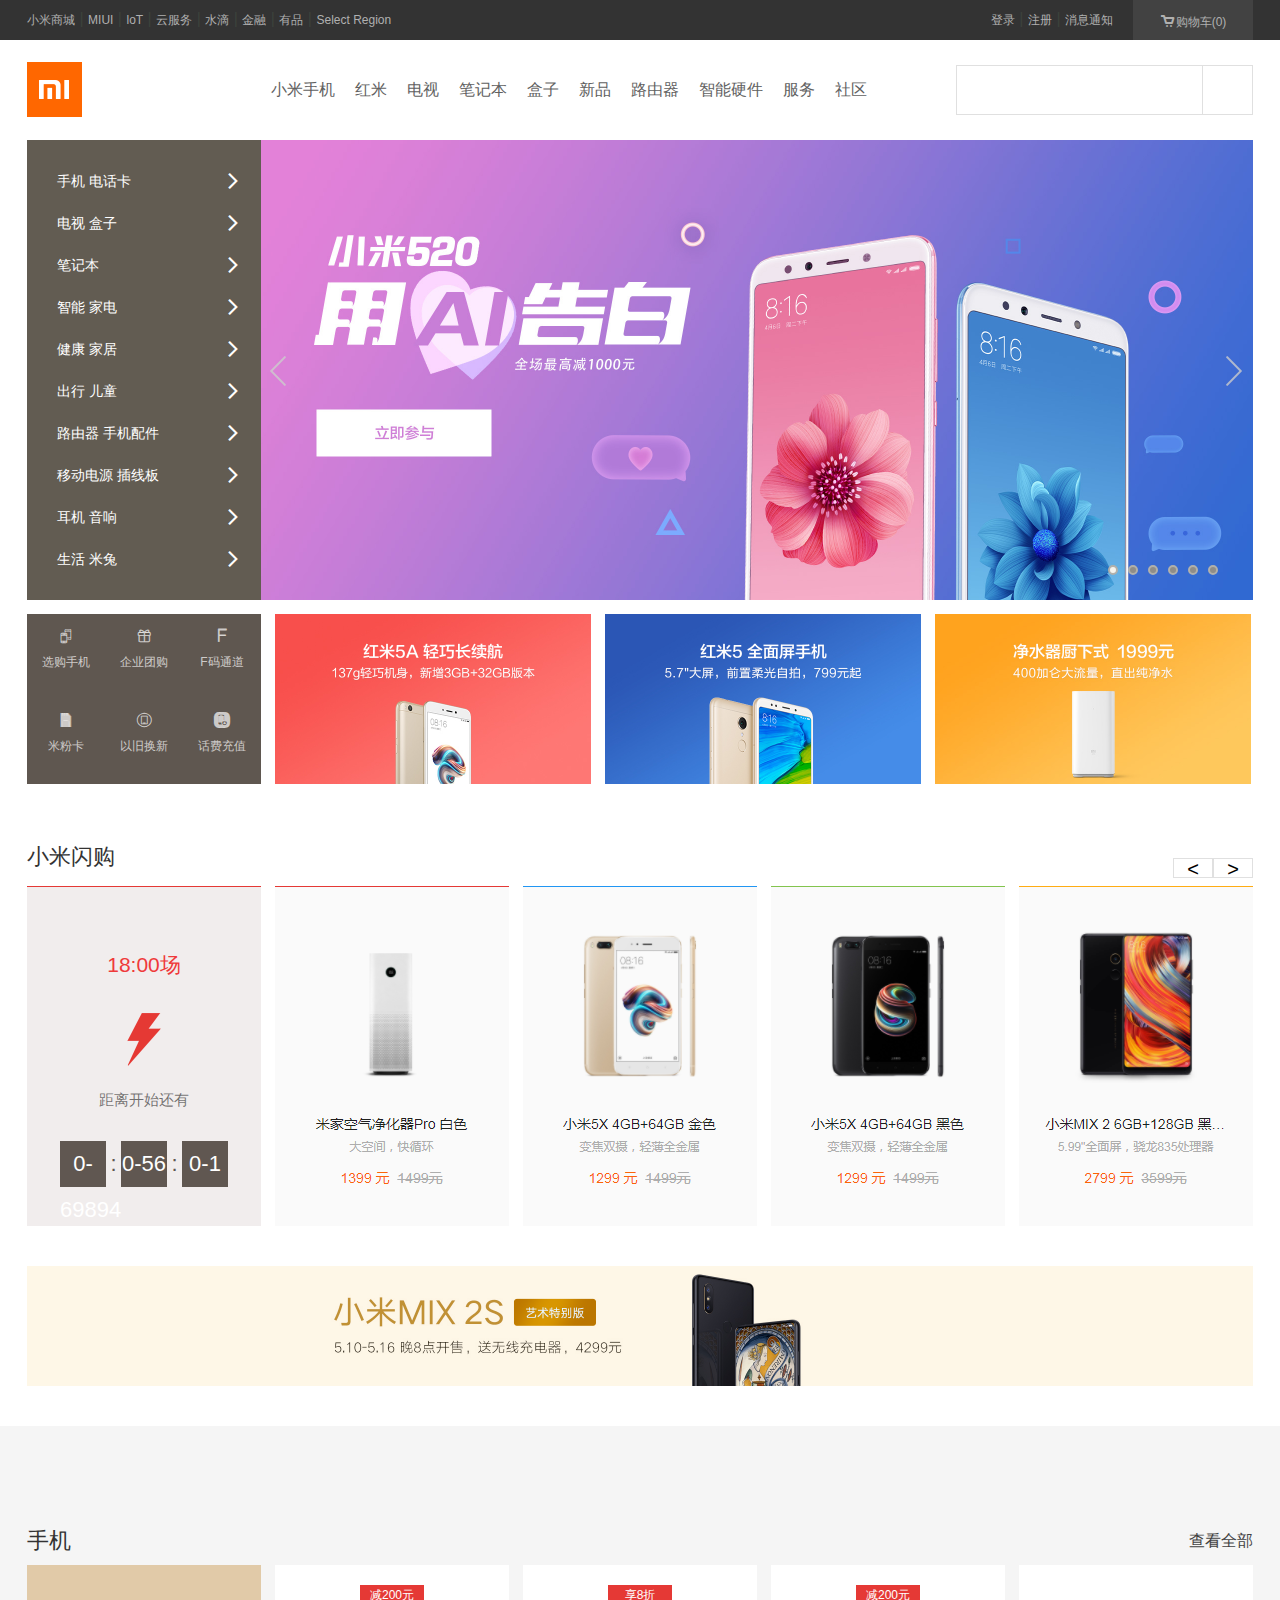
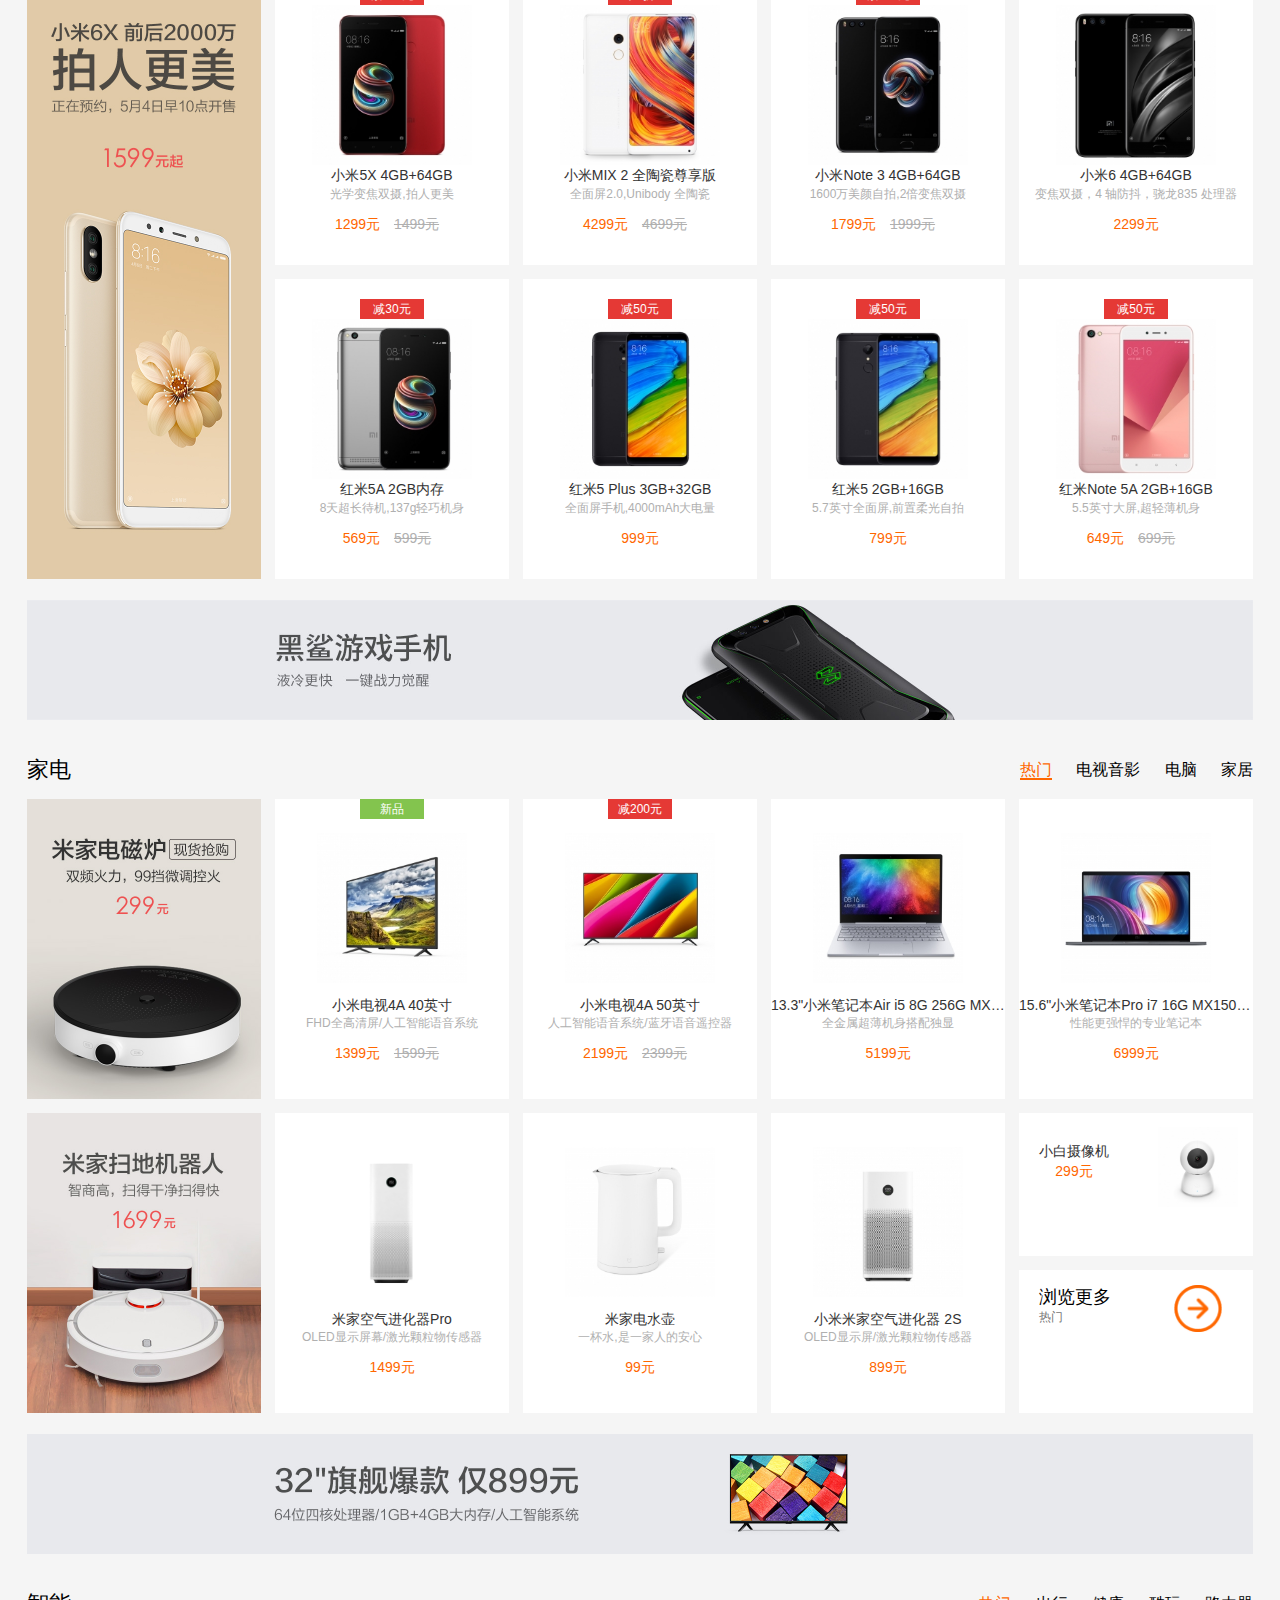
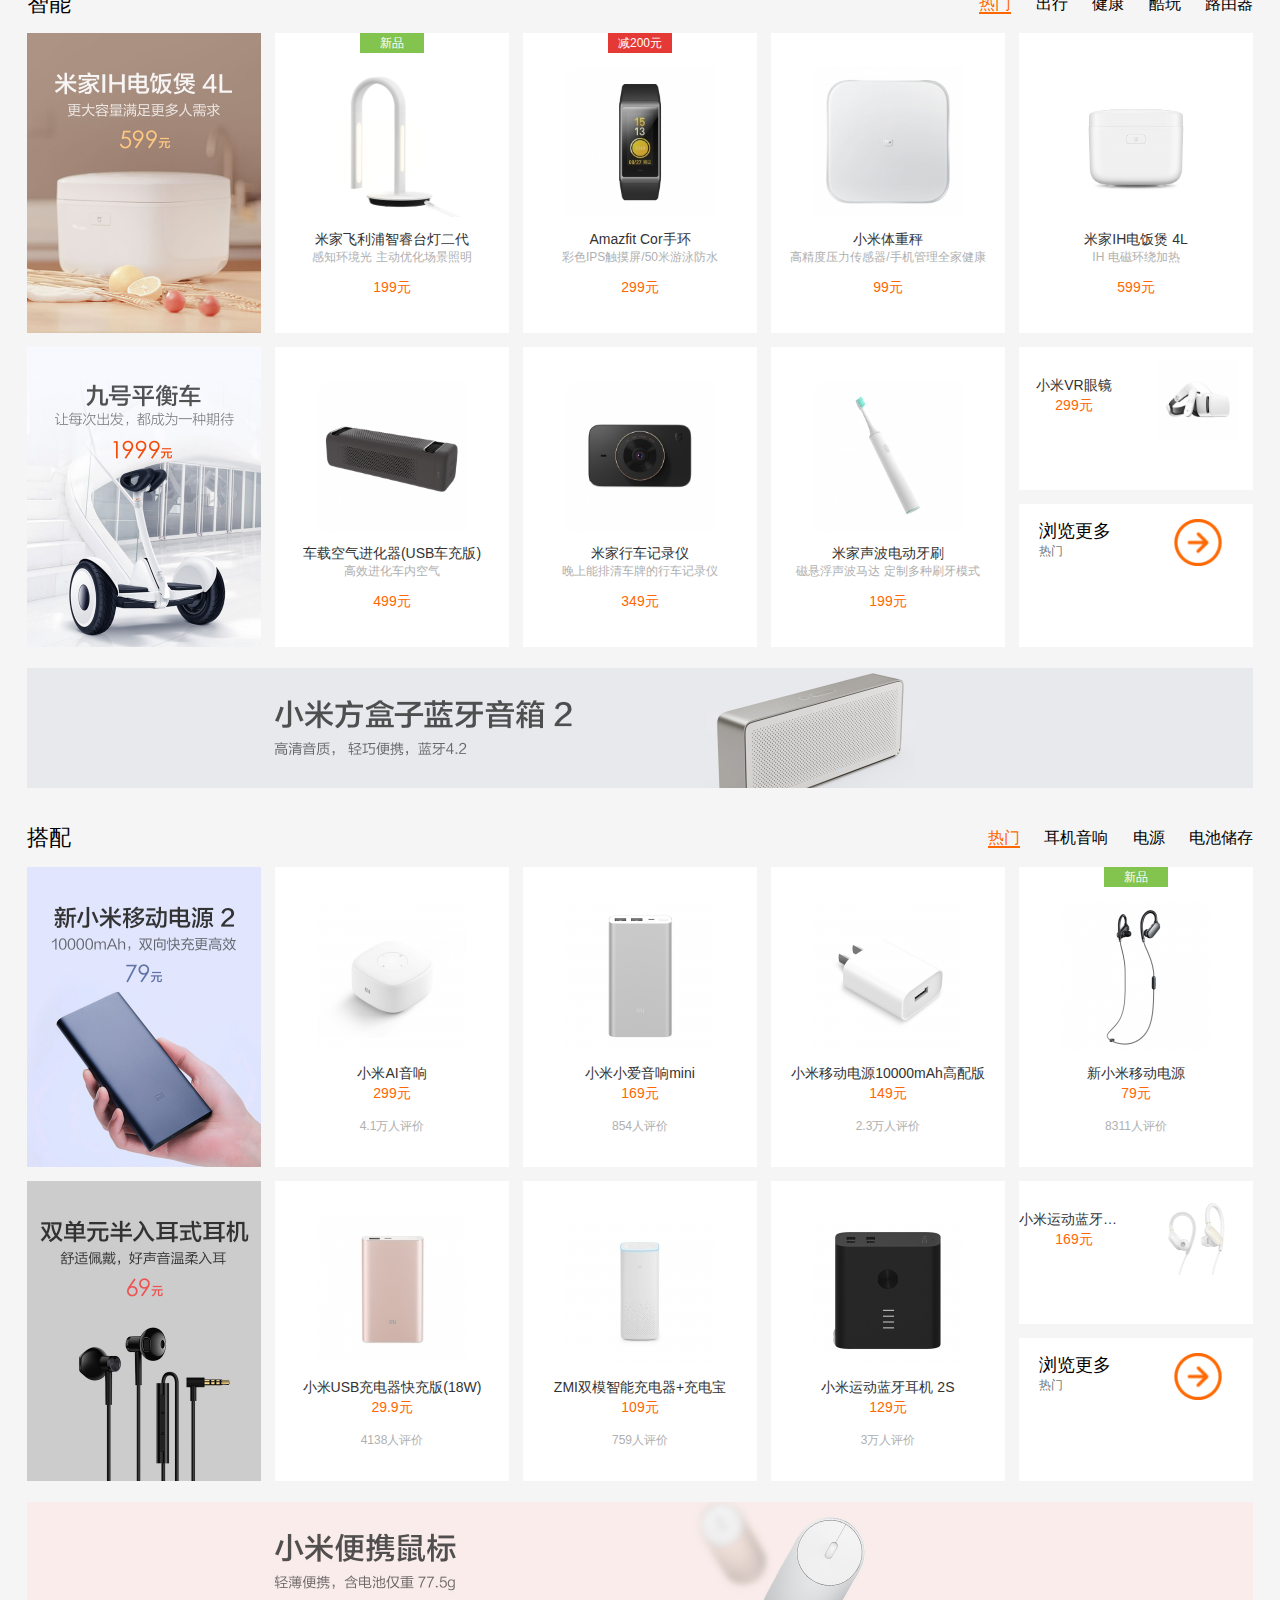
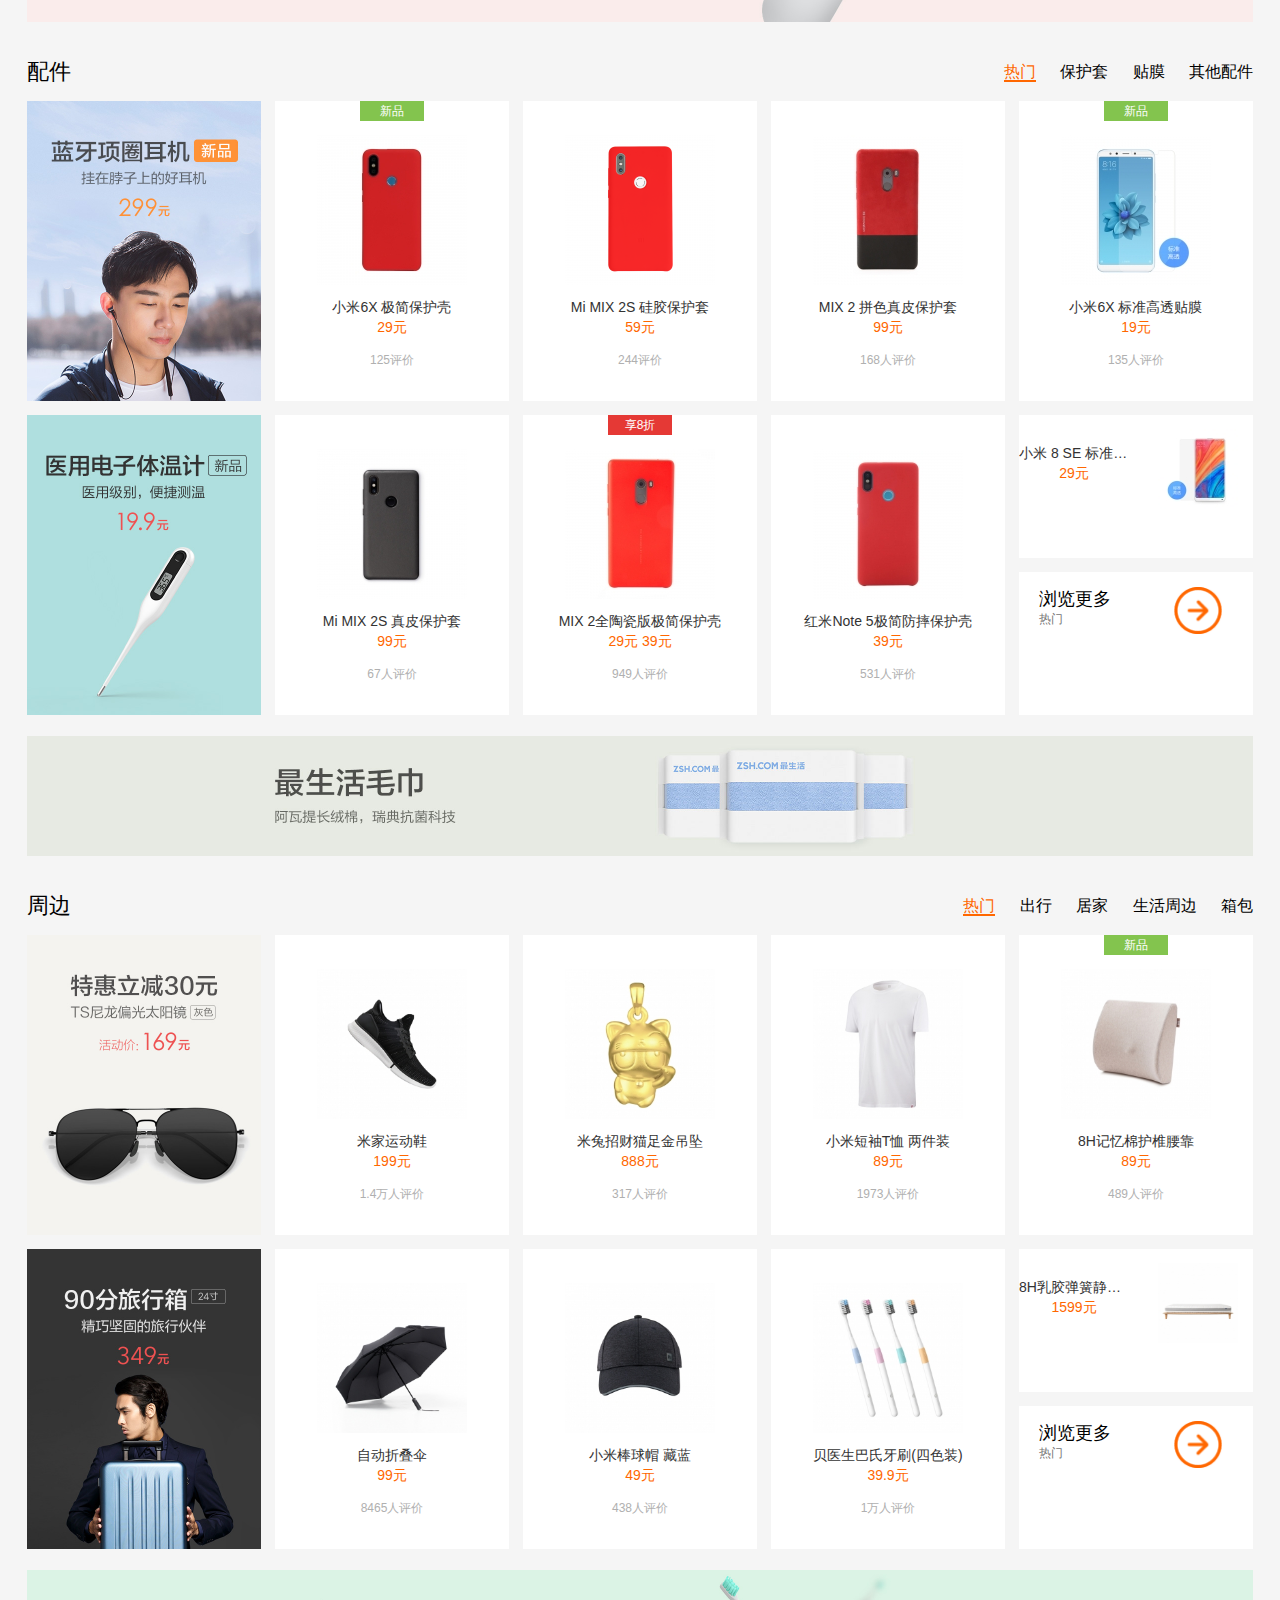
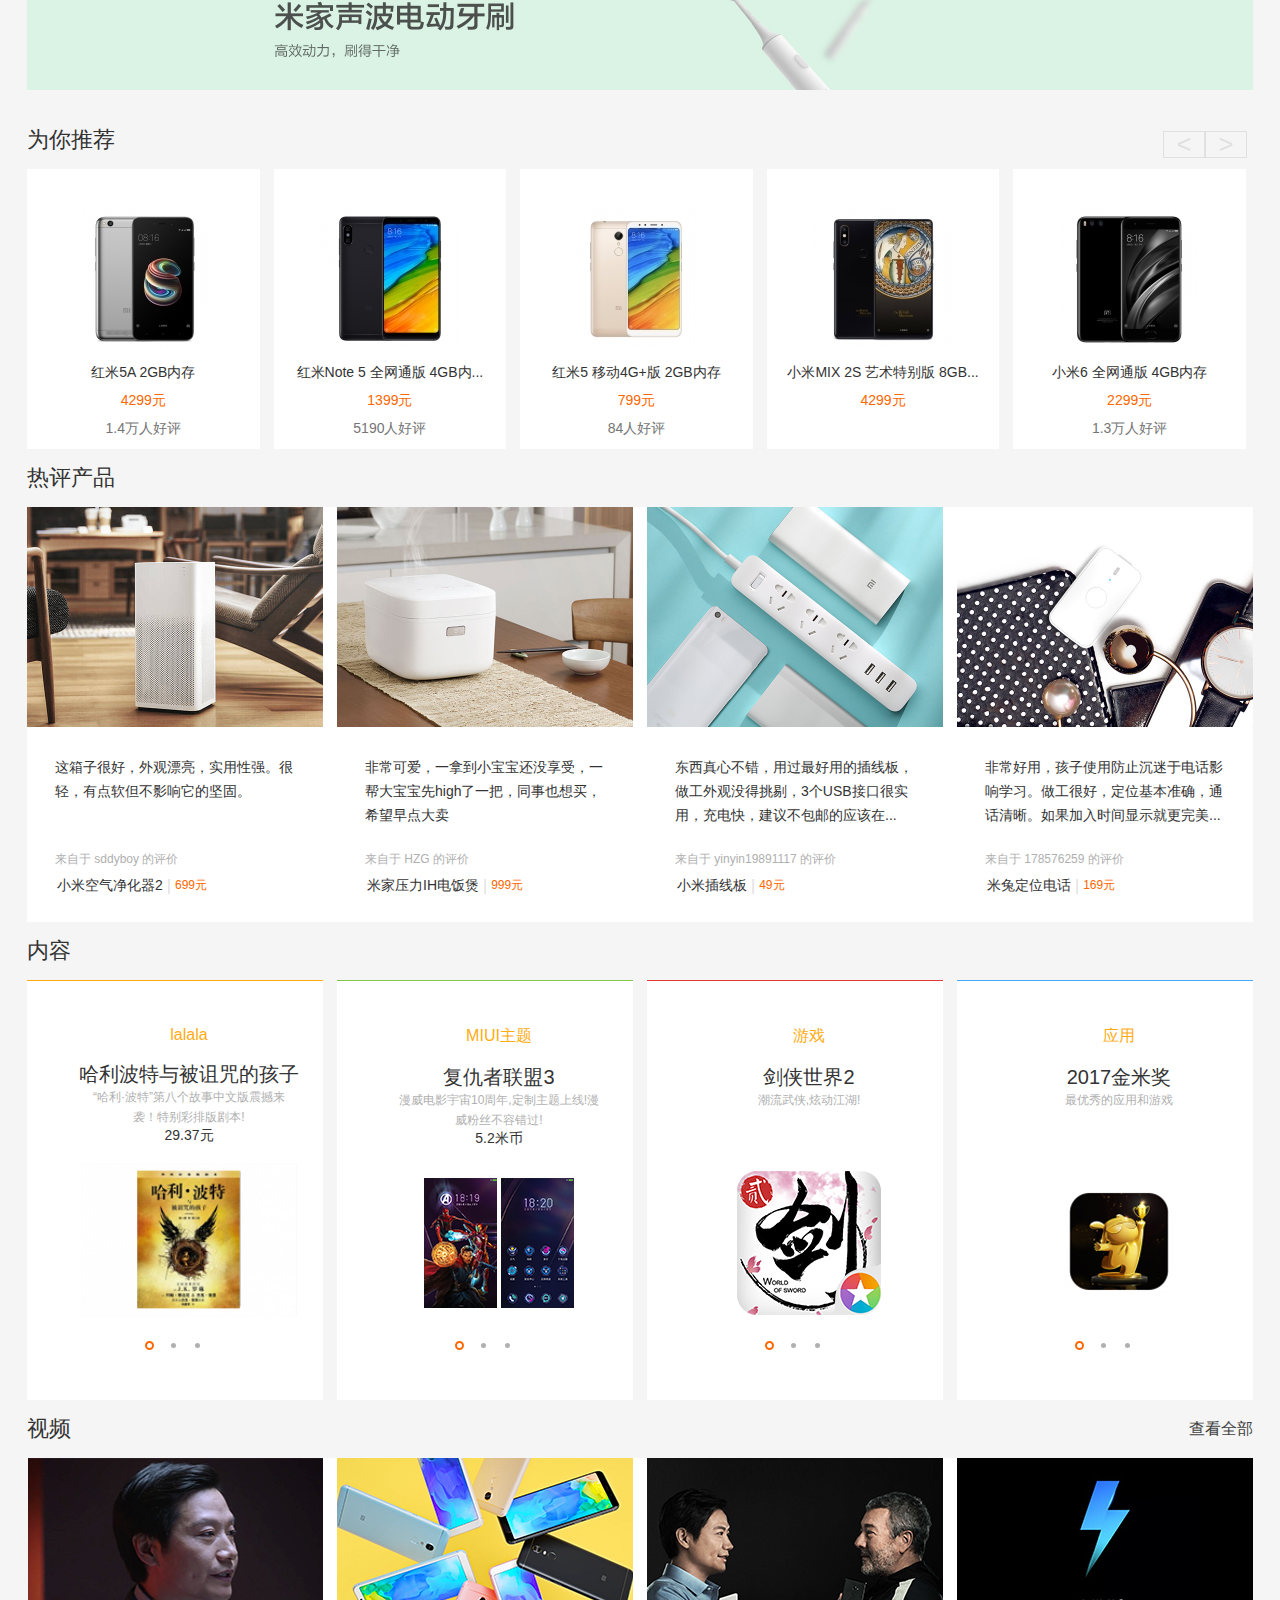
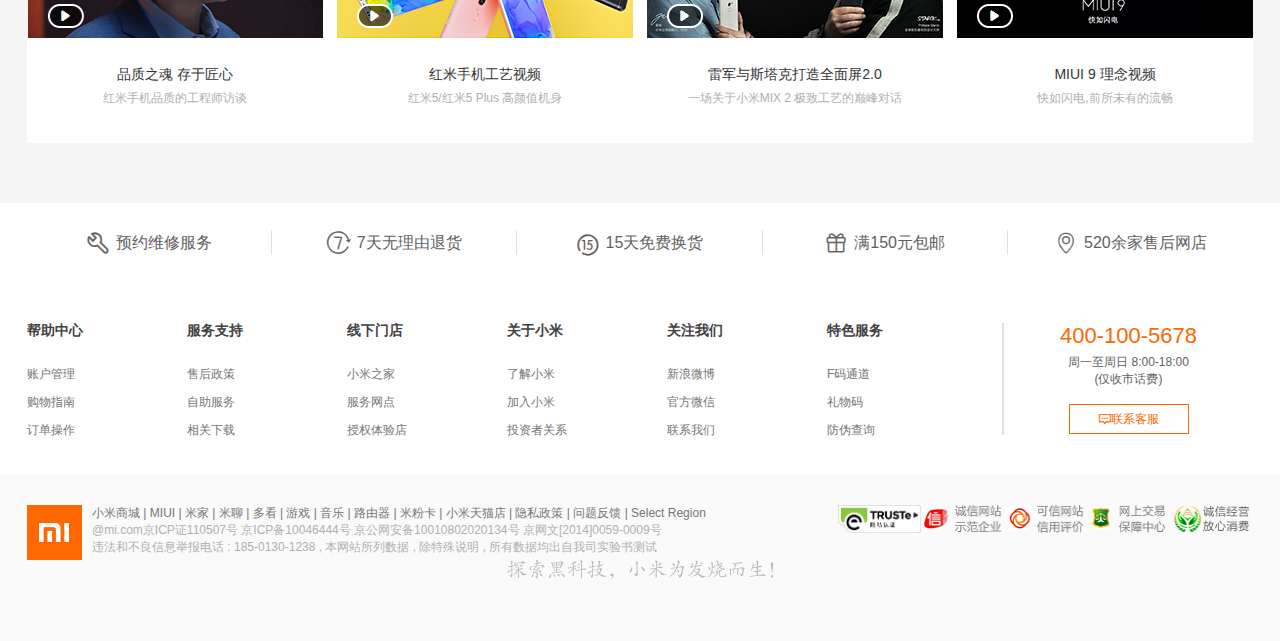
<file: index.html>
<!doctype html>
<html lang="en">
<head>
    <meta charset="UTF-8">
    <meta name="viewport"
          content="width=device-width, user-scalable=no, initial-scale=1.0, maximum-scale=1.0, minimum-scale=1.0">
    <meta http-equiv="X-UA-Compatible" content="ie=edge">
    <title>小米商城</title>
    <link rel="stylesheet" href="css/index.css">
    <link rel="stylesheet" href="css/font_654989_c1pp15tbtkxa8aor/iconfont.css">
    <link rel="stylesheet" href="https://at.alicdn.com/t/font_654980_murfgcq3bm.css">
    <script src="js/index.js"></script>  
    <script src="js/animate.js"></script>
</head>
<body>
    <!--头部-->
    <div class="top">
        <div class="top1">
            <div class="nov1">
                <a href="">小米商城</a>
                <span>|</span>
                <a href="">MIUI</a>
                <span>|</span>
                <a href="">loT</a>
                <span>|</span>
                <a href="">云服务</a>
                <span>|</span>
                <a href="">水滴</a>
                <span>|</span>
                <a href="">金融</a>
                <span>|</span>
                <a href="">有品</a>
                <span>|</span>
                <a href="">Select Region</a>
            </div>
            <div class="shop">
                <a href="">
                    <i class="iconfont">&#xe602;</i>购物车(0)
                </a>
                <div class="shopBox"></div>
            </div>
            <div class="nov2">
                <a href="">登录</a>
                <span>|</span>
                <a href="">注册</a>
                <span>|</span>
                <a href="">消息通知</a>
            </div>
        </div>
    </div>
    <!--头部下来的大的模块-->
    <div class="bigBox">
        <div class="logoBox">
            <div class="logo"></div>
            <div class="piantou">
                 <a href="">
                     <span>小米手机</span>
                     <div class="piantouBox">
                         <div class="smallPiantBox">
                             <img src="img/mi18.png" alt="" width="160" height="110">
                             <i>小米8</i>
                             <i>2699元起</i>
                         </div>
                         <div class="smallPiantBox">
                             <img src="img/mi18.png" alt="" width="160" height="110">
                             <i>小米8</i>
                             <i>2699元起</i>
                         </div>
                         <div class="smallPiantBox">
                             <img src="img/mi18.png" alt="" width="160" height="110">
                             <i>小米8</i>
                             <i>2699元起</i>
                         </div>
                         <div class="smallPiantBox">
                             <img src="img/mi18.png" alt="" width="160" height="110">
                             <i>小米8</i>
                             <i>2699元起</i>
                         </div>
                         <div class="smallPiantBox">
                             <img src="img/mi18.png" alt="" width="160" height="110">
                             <i>小米8</i>
                             <i>2699元起</i>
                         </div>
                         <div class="smallPiantBox">
                             <img src="img/mi18.png" alt="" width="160" height="110">
                             <i>小米8</i>
                             <i>2699元起</i>
                         </div>
                     </div>
                 </a>
                 <a href="">
                     <span>红米</span>
                     <div class="piantouBox">
                         <div class="smallPiantBox">
                             <img src="img/mi18.png" alt="" width="160" height="110">
                             <i>小米8</i>
                             <i>2699元起</i>
                         </div>
                         <div class="smallPiantBox">
                             <img src="img/mi18.png" alt="" width="160" height="110">
                             <i>小米8</i>
                             <i>2699元起</i>
                         </div>
                         <div class="smallPiantBox">
                             <img src="img/mi18.png" alt="" width="160" height="110">
                             <i>小米8</i>
                             <i>2699元起</i>
                         </div>
                         <div class="smallPiantBox">
                             <img src="img/mi18.png" alt="" width="160" height="110">
                             <i>小米8</i>
                             <i>2699元起</i>
                         </div>
                         <div class="smallPiantBox">
                             <img src="img/mi18.png" alt="" width="160" height="110">
                             <i>小米8</i>
                             <i>2699元起</i>
                         </div>
                         <div class="smallPiantBox">
                             <img src="img/mi18.png" alt="" width="160" height="110">
                             <i>小米8</i>
                             <i>2699元起</i>
                         </div>
                     </div>
                 </a>
                 <a href="">
                     <span>电视</span>
                     <div class="piantouBox">
                         <div class="smallPiantBox">
                             <img src="img/mi18.png" alt="" width="160" height="110">
                             <i>小米8</i>
                             <i>2699元起</i>
                         </div>
                         <div class="smallPiantBox">
                             <img src="img/mi18.png" alt="" width="160" height="110">
                             <i>小米8</i>
                             <i>2699元起</i>
                         </div>
                         <div class="smallPiantBox">
                             <img src="img/mi18.png" alt="" width="160" height="110">
                             <i>小米8</i>
                             <i>2699元起</i>
                         </div>
                         <div class="smallPiantBox">
                             <img src="img/mi18.png" alt="" width="160" height="110">
                             <i>小米8</i>
                             <i>2699元起</i>
                         </div>
                         <div class="smallPiantBox">
                             <img src="img/mi18.png" alt="" width="160" height="110">
                             <i>小米8</i>
                             <i>2699元起</i>
                         </div>
                         <div class="smallPiantBox">
                             <img src="img/mi18.png" alt="" width="160" height="110">
                             <i>小米8</i>
                             <i>2699元起</i>
                         </div>
                     </div>
                 </a>
                 <a href="">
                     <span>笔记本</span>
                     <div class="piantouBox">
                         <div class="smallPiantBox">
                             <img src="img/mi18.png" alt="" width="160" height="110">
                             <i>小米8</i>
                             <i>2699元起</i>
                         </div>
                         <div class="smallPiantBox">
                             <img src="img/mi18.png" alt="" width="160" height="110">
                             <i>小米8</i>
                             <i>2699元起</i>
                         </div>
                         <div class="smallPiantBox">
                             <img src="img/mi18.png" alt="" width="160" height="110">
                             <i>小米8</i>
                             <i>2699元起</i>
                         </div>
                         <div class="smallPiantBox">
                             <img src="img/mi18.png" alt="" width="160" height="110">
                             <i>小米8</i>
                             <i>2699元起</i>
                         </div>
                         <div class="smallPiantBox">
                             <img src="img/mi18.png" alt="" width="160" height="110">
                             <i>小米8</i>
                             <i>2699元起</i>
                         </div>
                         <div class="smallPiantBox">
                             <img src="img/mi18.png" alt="" width="160" height="110">
                             <i>小米8</i>
                             <i>2699元起</i>
                         </div>
                     </div>
                 </a>
                 <a href="">
                     <span>盒子</span>
                     <div class="piantouBox">
                         <div class="smallPiantBox">
                             <img src="img/mi18.png" alt="" width="160" height="110">
                             <i>小米8</i>
                             <i>2699元起</i>
                         </div>
                         <div class="smallPiantBox">
                             <img src="img/mi18.png" alt="" width="160" height="110">
                             <i>小米8</i>
                             <i>2699元起</i>
                         </div>
                         <div class="smallPiantBox">
                             <img src="img/mi18.png" alt="" width="160" height="110">
                             <i>小米8</i>
                             <i>2699元起</i>
                         </div>
                         <div class="smallPiantBox">
                             <img src="img/mi18.png" alt="" width="160" height="110">
                             <i>小米8</i>
                             <i>2699元起</i>
                         </div>
                         <div class="smallPiantBox">
                             <img src="img/mi18.png" alt="" width="160" height="110">
                             <i>小米8</i>
                             <i>2699元起</i>
                         </div>
                         <div class="smallPiantBox">
                             <img src="img/mi18.png" alt="" width="160" height="110">
                             <i>小米8</i>
                             <i>2699元起</i>
                         </div>
                     </div>
                 </a>
                 <a href="">
                     <span>新品</span>
                     <div class="piantouBox">
                         <div class="smallPiantBox">
                             <img src="img/mi18.png" alt="" width="160" height="110">
                             <i>小米8</i>
                             <i>2699元起</i>
                         </div>
                         <div class="smallPiantBox">
                             <img src="img/mi18.png" alt="" width="160" height="110">
                             <i>小米8</i>
                             <i>2699元起</i>
                         </div>
                         <div class="smallPiantBox">
                             <img src="img/mi18.png" alt="" width="160" height="110">
                             <i>小米8</i>
                             <i>2699元起</i>
                         </div>
                         <div class="smallPiantBox">
                             <img src="img/mi18.png" alt="" width="160" height="110">
                             <i>小米8</i>
                             <i>2699元起</i>
                         </div>
                         <div class="smallPiantBox">
                             <img src="img/mi18.png" alt="" width="160" height="110">
                             <i>小米8</i>
                             <i>2699元起</i>
                         </div>
                         <div class="smallPiantBox">
                             <img src="img/mi18.png" alt="" width="160" height="110">
                             <i>小米8</i>
                             <i>2699元起</i>
                         </div>
                     </div>
                 </a>
                 <a href="">
                     <span>路由器</span>
                     <div class="piantouBox">
                         <div class="smallPiantBox">
                             <img src="img/mi18.png" alt="" width="160" height="110">
                             <i>小米8</i>
                             <i>2699元起</i>
                         </div>
                         <div class="smallPiantBox">
                             <img src="img/mi18.png" alt="" width="160" height="110">
                             <i>小米8</i>
                             <i>2699元起</i>
                         </div>
                         <div class="smallPiantBox">
                             <img src="img/mi18.png" alt="" width="160" height="110">
                             <i>小米8</i>
                             <i>2699元起</i>
                         </div>
                         <div class="smallPiantBox">
                             <img src="img/mi18.png" alt="" width="160" height="110">
                             <i>小米8</i>
                             <i>2699元起</i>
                         </div>
                         <div class="smallPiantBox">
                             <img src="img/mi18.png" alt="" width="160" height="110">
                             <i>小米8</i>
                             <i>2699元起</i>
                         </div>
                         <div class="smallPiantBox">
                             <img src="img/mi18.png" alt="" width="160" height="110">
                             <i>小米8</i>
                             <i>2699元起</i>
                         </div>
                     </div>
                 </a>
                 <a href="">
                     <span>智能硬件</span>
                     <div class="piantouBox">
                         <div class="smallPiantBox">
                             <img src="img/mi18.png" alt="" width="160" height="110">
                             <i>小米8</i>
                             <i>2699元起</i>
                         </div>
                         <div class="smallPiantBox">
                             <img src="img/mi18.png" alt="" width="160" height="110">
                             <i>小米8</i>
                             <i>2699元起</i>
                         </div>
                         <div class="smallPiantBox">
                             <img src="img/mi18.png" alt="" width="160" height="110">
                             <i>小米8</i>
                             <i>2699元起</i>
                         </div>
                         <div class="smallPiantBox">
                             <img src="img/mi18.png" alt="" width="160" height="110">
                             <i>小米8</i>
                             <i>2699元起</i>
                         </div>
                         <div class="smallPiantBox">
                             <img src="img/mi18.png" alt="" width="160" height="110">
                             <i>小米8</i>
                             <i>2699元起</i>
                         </div>
                         <div class="smallPiantBox">
                             <img src="img/mi18.png" alt="" width="160" height="110">
                             <i>小米8</i>
                             <i>2699元起</i>
                         </div>
                     </div>
                 </a>
                 <a href="">
                     <span>服务</span>
                     <div class="piantouBox"></div>
                 </a>
                 <a href="">
                     <span>社区</span>
                     <div class="piantouBox"></div>
                 </a>
            </div>
            <div class="shousuo">
                <input type="text">
                <div class="fdj">
                    <a href="">
                    <i class="iconfont icon-sou-suo"></i>
                    </a>
                </div>
            </div>
        </div>
        <div class="Box1">
            <div class="img">
                <a href="javescript:;" style="z-index: 10;">
                    <img src="img/top1.jpg" width="1226px" height="460px">
                </a>
                <a href="javescript:;">
                    <img src="img/top2.jpg" alt="" width="1226" height="460">
                </a>
                <a href="javescript:;">
                    <img src="img/top3.jpg" alt="" width="1226" height="460">
                </a>
                <a href="javescript:;">
                    <img src="img/top4.jpg" alt="" width="1226" height="460">
                </a>
                <a href="javescript:;">
                    <img src="img/top5.jpg" alt="" width="1226" height="460">
                </a>
                <a href="javescript:;">
                    <img src="img/top6.jpg" alt="" width="1226" height="460">
                </a>
                <div class="left">
                    <div class="list">手机 电话卡
                        <i class="iconfont">&#xe681;</i>
                        <div class="listBox">
                            <ul>
                                <li>
                                    <img src="img/mi08.png" alt="" width="40" height="40">
                                    <span>小米8</span>                                 
                                </li>
                                <li>                                
                                    <img src="img/mi08.png" alt="" width="40" height="40">
                                    <span>小米8</span>                            
                                </li>
                                <li>                          
                                    <img src="img/mi08.png" alt="" width="40" height="40">
                                    <span>小米8</span>                            
                                </li>
                                <li>                              
                                    <img src="img/mi08.png" alt="" width="40" height="40">
                                    <span>小米8</span>                              
                                </li>
                                <li>                          
                                    <img src="img/mi08.png" alt="" width="40" height="40">
                                    <span>小米8</span>                            
                                </li>
                                <li>                            
                                    <img src="img/mi08.png" alt="" width="40" height="40">
                                    <span>小米8</span>                          
                                </li>
                            </ul>
                            <ul>
                                <li>                                 
                                    <img src="img/mi08.png" alt="" width="40" height="40">
                                    <span>小米8</span>                          
                                </li>
                                <li>
                                    <img src="img/mi08.png" alt="" width="40" height="40">
                                    <span>小米8</span>                          
                                </li>
                                <li>
                                    <img src="img/mi08.png" alt="" width="40" height="40">
                                    <span>小米8</span>                          
                                </li>
                                <li>
                                    <img src="img/mi08.png" alt="" width="40" height="40">
                                    <span>小米8</span>                          
                                </li>
                                <li>
                                    <img src="img/mi08.png" alt="" width="40" height="40">
                                    <span>小米8</span>                          
                                </li>
                                <li>
                                    <img src="img/mi08.png" alt="" width="40" height="40">
                                    <span>小米8</span>                          
                                </li>
                            </ul>
                            <ul>
                                <li>
                                    <img src="img/mi08.png" alt="" width="40" height="40">
                                    <span>小米8</span>                          
                                </li>
                                <li>
                                    <img src="img/mi08.png" alt="" width="40" height="40">
                                    <span>小米8</span>                          
                                </li>
                                <li>
                                    <img src="img/mi08.png" alt="" width="40" height="40">
                                    <span>小米8</span>                          
                                </li>
                                <li>
                                    <img src="img/mi08.png" alt="" width="40" height="40">
                                    <span>小米8</span>                          
                                </li>
                                <li>
                                    <img src="img/mi08.png" alt="" width="40" height="40">
                                    <span>小米8</span>                          
                                </li>
                                <li>
                                    <img src="img/mi08.png" alt="" width="40" height="40">
                                    <span>小米8</span>                          
                                </li>
                            </ul>
                            <ul>
                                <li>
                                   <img src="img/mi08.png" alt="" width="40" height="40">
                                    <span>小米8</span>                          
                                </li>
                            </ul>
                        </div>
                    </div>
                    <div class="list">电视 盒子
                        <i class="iconfont">&#xe681;</i>
                        <div class="listBox">
                            <ul>
                                <li>
                                    <img src="img/mi09.png" alt="" width="40" height="40">
                                    <span>小米电视4 75英寸</span>                                 
                                </li>
                                <li>                                
                                    <img src="img/mi08.png" alt="" width="40" height="40">
                                    <span>小米电视4 75英寸</span>                            
                                </li>
                                <li>                          
                                    <img src="img/mi08.png" alt="" width="40" height="40">
                                    <span>小米电视4 75英寸</span>                            
                                </li>
                                <li>                              
                                    <img src="img/mi08.png" alt="" width="40" height="40">
                                    <span>小米电视4 75英寸</span>                              
                                </li>
                                <li>                          
                                    <img src="img/mi08.png" alt="" width="40" height="40">
                                    <span>小米电视4 75英寸</span>                            
                                </li>
                                <li>                            
                                    <img src="img/mi08.png" alt="" width="40" height="40">
                                    <span>小米电视4 75英寸</span>                          
                                </li>
                            </ul>
                            <ul>
                                <li>                                 
                                    <img src="img/mi08.png" alt="" width="40" height="40">
                                    <span>小米电视4 75英寸</span>                          
                                </li>
                                <li>
                                    <img src="img/mi08.png" alt="" width="40" height="40">
                                    <span>小米电视4 75英寸</span>                          
                                </li>
                                <li>
                                    <img src="img/mi08.png" alt="" width="40" height="40">
                                    <span>小米电视4 75英寸</span>                          
                                </li>
                                <li>
                                    <img src="img/mi08.png" alt="" width="40" height="40">
                                    <span>小米电视4 75英寸</span>                          
                                </li>
                                <li>
                                    <img src="img/mi08.png" alt="" width="40" height="40">
                                    <span>小米电视4 75英寸</span>                          
                                </li>
                                <li>
                                    <img src="img/mi08.png" alt="" width="40" height="40">
                                    <span>小米电视4 75英寸</span>                          
                                </li>
                            </ul>
                            <ul>
                                <li>
                                    <img src="img/mi08.png" alt="" width="40" height="40">
                                    <span>小米电视4 75英寸</span>                          
                                </li>
                                <li>
                                    <img src="img/mi08.png" alt="" width="40" height="40">
                                    <span>小米电视4 75英寸</span>                          
                                </li>
                                <li>
                                    <img src="img/mi08.png" alt="" width="40" height="40">
                                    <span>小米电视4 75英寸</span>                          
                                </li>
                                <li>
                                    <img src="img/mi08.png" alt="" width="40" height="40">
                                    <span>小米电视4 75英寸</span>                          
                                </li>
                                <li>
                                    <img src="img/mi08.png" alt="" width="40" height="40">
                                    <span>小米电视4 75英寸</span>                          
                                </li>
                                <li>
                                    <img src="img/mi08.png" alt="" width="40" height="40">
                                    <span>小米电视4 75英寸</span>                          
                                </li>
                            </ul>
                            <ul>
                                <li>
                                   <img src="img/mi08.png" alt="" width="40" height="40">
                                    <span>小米电视4 75英寸</span>                          
                                </li>
                                <li>
                                   <img src="img/mi08.png" alt="" width="40" height="40">
                                    <span>小米电视4 75英寸</span>                          
                                </li>
                                <li>
                                   <img src="img/mi08.png" alt="" width="40" height="40">
                                    <span>小米电视4 75英寸</span>                          
                                </li>
                                <li>
                                   <img src="img/mi08.png" alt="" width="40" height="40">
                                    <span>小米电视4 75英寸</span>                          
                                </li>
                                <li>
                                   <img src="img/mi08.png" alt="" width="40" height="40">
                                    <span>小米电视4 75英寸</span>                          
                                </li>
                                <li>
                                   <img src="img/mi08.png" alt="" width="40" height="40">
                                    <span>小米电视4 75英寸</span>                          
                                </li>
                            </ul>
                        </div>
                    </div>
                    <div class="list">笔记本
                        <i class="iconfont">&#xe681;</i>
                        <div class="listBox">
                            <ul>
                                <li>
                                    <img src="img/mi10.jpg" alt="" width="40" height="40">
                                    <span>小米平板4</span>                                 
                                </li>
                                <li>                                
                                    <img src="img/mi10.jpg" alt="" width="40" height="40">
                                    <span>小米平板4</span>                            
                                </li>
                                <li>                          
                                    <img src="img/mi10.jpg" alt="" width="40" height="40">
                                    <span>小米平板4</span>                            
                                </li>
                                <li>                              
                                    <img src="img/mi10.jpg" alt="" width="40" height="40">
                                    <span>小米平板4</span>                              
                                </li>
                                <li>                          
                                    <img src="img/mi10.jpg" alt="" width="40" height="40">
                                    <span>小米平板4</span>                            
                                </li>
                                <li>                            
                                    <img src="img/mi10.jpg" alt="" width="40" height="40">
                                    <span>小米平板4</span>                          
                                </li>
                            </ul>
                            <ul>
                                <li>
                                    <img src="img/mi10.jpg" alt="" width="40" height="40">
                                    <span>小米平板4</span>                                 
                                </li>
                                <li>                                
                                    <img src="img/mi10.jpg" alt="" width="40" height="40">
                                    <span>小米平板4</span>                            
                                </li>
                                <li>                          
                                    <img src="img/mi10.jpg" alt="" width="40" height="40">
                                    <span>小米平板4</span>                            
                                </li>
                                <li>                              
                                    <img src="img/mi10.jpg" alt="" width="40" height="40">
                                    <span>小米平板4</span>                              
                                </li>
                                <li>                          
                                    <img src="img/mi10.jpg" alt="" width="40" height="40">
                                    <span>小米平板4</span>                            
                                </li>
                                <li>                            
                                    <img src="img/mi10.jpg" alt="" width="40" height="40">
                                    <span>小米平板4</span>                          
                                </li>
                            </ul>
                            <ul>
                                <li>
                                    <img src="img/mi10.jpg" alt="" width="40" height="40">
                                    <span>小米平板4</span>                                 
                                </li>
                                <li>                                
                                    <img src="img/mi10.jpg" alt="" width="40" height="40">
                                    <span>小米平板4</span>                            
                                </li>
                                <li>                          
                                    <img src="img/mi10.jpg" alt="" width="40" height="40">
                                    <span>小米平板4</span>                            
                                </li>
                                <li>                              
                                    <img src="img/mi10.jpg" alt="" width="40" height="40">
                                    <span>小米平板4</span>                              
                                </li>
                                <li>                          
                                    <img src="img/mi10.jpg" alt="" width="40" height="40">
                                    <span>小米平板4</span>                            
                                </li>
                                <li>                            
                                    <img src="img/mi10.jpg" alt="" width="40" height="40">
                                    <span>小米平板4</span>                          
                                </li>
                            </ul>
                            <ul>
                                <li>
                                    <img src="img/mi10.jpg" alt="" width="40" height="40">
                                    <span>小米平板4</span>                                 
                                </li>
                                <li>                                
                                    <img src="img/mi10.jpg" alt="" width="40" height="40">
                                    <span>小米平板4</span>                            
                                </li>
                                <li>                          
                                    <img src="img/mi10.jpg" alt="" width="40" height="40">
                                    <span>小米平板4</span>                            
                                </li>
                                <li>                              
                                    <img src="img/mi10.jpg" alt="" width="40" height="40">
                                    <span>小米平板4</span>                              
                                </li>
                                
                            </ul>
                        </div>
                    </div>
                    <div class="list">智能 家电
                        <i class="iconfont">&#xe681;</i>
                        <div class="listBox">
                            <ul>
                                <li>
                                    <img src="img/mi11.jpg" alt="" width="40" height="40">
                                    <span>米家投影仪</span>                                 
                                </li>
                                <li>                                
                                    <img src="img/mi11.jpg" alt="" width="40" height="40">
                                    <span>米家投影仪</span>                            
                                </li>
                                <li>                          
                                    <img src="img/mi11.jpg" alt="" width="40" height="40">
                                    <span>米家投影仪</span>                            
                                </li>
                                <li>                              
                                    <img src="img/mi11.jpg" alt="" width="40" height="40">
                                    <span>米家投影仪</span>                              
                                </li>
                                <li>                          
                                    <img src="img/mi11.jpg" alt="" width="40" height="40">
                                    <span>米家投影仪</span>                            
                                </li>
                                <li>                            
                                    <img src="img/mi11.jpg" alt="" width="40" height="40">
                                    <span>米家投影仪</span>                          
                                </li>
                            </ul>
                            <ul>
                                <li>
                                    <img src="img/mi11.jpg" alt="" width="40" height="40">
                                    <span>米家投影仪</span>                                 
                                </li>
                                <li>                                
                                    <img src="img/mi11.jpg" alt="" width="40" height="40">
                                    <span>米家投影仪</span>                            
                                </li>
                                <li>                          
                                    <img src="img/mi11.jpg" alt="" width="40" height="40">
                                    <span>米家投影仪</span>                            
                                </li>
                                <li>                              
                                    <img src="img/mi11.jpg" alt="" width="40" height="40">
                                    <span>米家投影仪</span>                              
                                </li>
                                <li>                          
                                    <img src="img/mi11.jpg" alt="" width="40" height="40">
                                    <span>米家投影仪</span>                            
                                </li>
                                <li>                            
                                    <img src="img/mi11.jpg" alt="" width="40" height="40">
                                    <span>米家投影仪</span>                          
                                </li>
                            </ul>
                            <ul>
                                <li>
                                    <img src="img/mi11.jpg" alt="" width="40" height="40">
                                    <span>米家投影仪</span>                                 
                                </li>
                                <li>                                
                                    <img src="img/mi11.jpg" alt="" width="40" height="40">
                                    <span>米家投影仪</span>                            
                                </li>
                                <li>                          
                                    <img src="img/mi11.jpg" alt="" width="40" height="40">
                                    <span>米家投影仪</span>                            
                                </li>
                                <li>                              
                                    <img src="img/mi11.jpg" alt="" width="40" height="40">
                                    <span>米家投影仪</span>                              
                                </li>
                                <li>                          
                                    <img src="img/mi11.jpg" alt="" width="40" height="40">
                                    <span>米家投影仪</span>                            
                                </li>
                                <li>                            
                                    <img src="img/mi11.jpg" alt="" width="40" height="40">
                                    <span>米家投影仪</span>                          
                                </li>
                            </ul>
                            <ul>
                                <li>
                                    <img src="img/mi11.jpg" alt="" width="40" height="40">
                                    <span>米家投影仪</span>                                 
                                </li>
                                <li>                                
                                    <img src="img/mi11.jpg" alt="" width="40" height="40">
                                    <span>米家投影仪</span>                            
                                </li>
                                <li>                          
                                    <img src="img/mi11.jpg" alt="" width="40" height="40">
                                    <span>米家投影仪</span>                            
                                </li>
                                <li>                              
                                    <img src="img/mi11.jpg" alt="" width="40" height="40">
                                    <span>米家投影仪</span>                              
                                </li>
                                
                            </ul>
                        </div>
                    </div>
                    <div class="list">健康 家居
                        <i class="iconfont">&#xe681;</i>
                        <div class="listBox"> 
                            <ul>
                                <li>
                                    <img src="img/mi12.jpg" alt="" width="40" height="40">
                                    <span>手环</span>                                 
                                </li>
                                <li>                                
                                    <img src="img/mi12.jpg" alt="" width="40" height="40">
                                    <span>米家投影仪</span>                            
                                </li>
                                <li>                          
                                    <img src="img/mi12.jpg" alt="" width="40" height="40">
                                    <span>米家投影仪</span>                            
                                </li>
                                <li>                              
                                    <img src="img/mi12.jpg" alt="" width="40" height="40">
                                    <span>米家投影仪</span>                              
                                </li>
                                <li>                          
                                    <img src="img/mi12.jpg" alt="" width="40" height="40">
                                    <span>米家投影仪</span>                            
                                </li>
                                <li>                            
                                    <img src="img/mi12.jpg" alt="" width="40" height="40">
                                    <span>米家投影仪</span>                          
                                </li>
                            </ul>
                            <ul>
                                <li>
                                    <img src="img/mi12.jpg" alt="" width="40" height="40">
                                    <span>米家投影仪</span>                                 
                                </li>
                                <li>                                
                                    <img src="img/mi12.jpg" alt="" width="40" height="40">
                                    <span>米家投影仪</span>                            
                                </li>
                                <li>                          
                                    <img src="img/mi12.jpg" alt="" width="40" height="40">
                                    <span>米家投影仪</span>                            
                                </li>
                                <li>                              
                                    <img src="img/mi12.jpg" alt="" width="40" height="40">
                                    <span>米家投影仪</span>                              
                                </li>
                                <li>                          
                                    <img src="img/mi12.jpg" alt="" width="40" height="40">
                                    <span>米家投影仪</span>                            
                                </li>
                                <li>                            
                                    <img src="img/mi12.jpg" alt="" width="40" height="40">
                                    <span>米家投影仪</span>                          
                                </li>
                            </ul>
                            <ul>
                                <li>
                                    <img src="img/mi12.jpg" alt="" width="40" height="40">
                                    <span>米家投影仪</span>                                 
                                </li>
                                <li>                                
                                    <img src="img/mi12.jpg" alt="" width="40" height="40">
                                    <span>米家投影仪</span>                            
                                </li>
                                <li>                          
                                    <img src="img/mi12.jpg" alt="" width="40" height="40">
                                    <span>米家投影仪</span>                            
                                </li>
                                <li>                              
                                    <img src="img/mi12.jpg" alt="" width="40" height="40">
                                    <span>米家投影仪</span>                              
                                </li>
                                <li>                          
                                    <img src="img/mi12.jpg" alt="" width="40" height="40">
                                    <span>米家投影仪</span>                            
                                </li>
                                <li>                            
                                    <img src="img/mi12.jpg" alt="" width="40" height="40">
                                    <span>米家投影仪</span>                          
                                </li>
                            </ul>
                            <ul>
                                <li>
                                    <img src="img/mi12.jpg" alt="" width="40" height="40">
                                    <span>米家投影仪</span>                                 
                                </li>
                                <li>                                
                                    <img src="img/mi12.jpg" alt="" width="40" height="40">
                                    <span>米家投影仪</span>                            
                                </li>
                                <li>                          
                                    <img src="img/mi12.jpg" alt="" width="40" height="40">
                                    <span>米家投影仪</span>                            
                                </li>
                                <li>                              
                                    <img src="img/mi12.jpg" alt="" width="40" height="40">
                                    <span>米家投影仪</span>                              
                                </li>
                                
                            </ul>
                            </div>
                    </div>
                    <div class="list">出行 儿童
                        <i class="iconfont">&#xe681;</i>
                        <div class="listBox">
                            <ul>
                                <li>
                                    <img src="img/mi13.jpg" alt="" width="40" height="40">
                                    <span>九号平衡车</span>                                 
                                </li>
                                <li>                                
                                    <img src="img/mi13.jpg" alt="" width="40" height="40">
                                    <span>米家投影仪</span>                            
                                </li>
                                <li>                          
                                    <img src="img/mi13.jpg" alt="" width="40" height="40">
                                    <span>米家投影仪</span>                            
                                </li>
                                <li>                              
                                    <img src="img/mi13.jpg" alt="" width="40" height="40">
                                    <span>米家投影仪</span>                              
                                </li>
                                <li>                          
                                    <img src="img/mi13.jpg" alt="" width="40" height="40">
                                    <span>米家投影仪</span>                            
                                </li>
                                <li>                            
                                    <img src="img/mi13.jpg" alt="" width="40" height="40">
                                    <span>米家投影仪</span>                          
                                </li>
                            </ul>
                            <ul>
                                <li>
                                    <img src="img/mi13.jpg" alt="" width="40" height="40">
                                    <span>米家投影仪</span>                                 
                                </li>
                                <li>                                
                                    <img src="img/mi13.jpg" alt="" width="40" height="40">
                                    <span>米家投影仪</span>                            
                                </li>
                                <li>                          
                                    <img src="img/mi13.jpg" alt="" width="40" height="40">
                                    <span>米家投影仪</span>                            
                                </li>
                                <li>                              
                                    <img src="img/mi13.jpg" alt="" width="40" height="40">
                                    <span>米家投影仪</span>                              
                                </li>
                                <li>                          
                                    <img src="img/mi13.jpg" alt="" width="40" height="40">
                                    <span>米家投影仪</span>                            
                                </li>
                                <li>                            
                                    <img src="img/mi13.jpg" alt="" width="40" height="40">
                                    <span>米家投影仪</span>                          
                                </li>
                            </ul>
                            <ul>
                                <li>
                                    <img src="img/mi13.jpg" alt="" width="40" height="40">
                                    <span>米家投影仪</span>                                 
                                </li>
                                <li>                                
                                    <img src="img/mi13.jpg" alt="" width="40" height="40">
                                    <span>米家投影仪</span>                            
                                </li>
                                <li>                          
                                    <img src="img/mi13.jpg" alt="" width="40" height="40">
                                    <span>米家投影仪</span>                            
                                </li>
                                <li>                              
                                    <img src="img/mi13.jpg" alt="" width="40" height="40">
                                    <span>米家投影仪</span>                              
                                </li>
                                <li>                          
                                    <img src="img/mi13.jpg" alt="" width="40" height="40">
                                    <span>米家投影仪</span>                            
                                </li>
                                <li>                            
                                    <img src="img/mi13.jpg" alt="" width="40" height="40">
                                    <span>米家投影仪</span>                          
                                </li>
                            </ul>
                            <ul>
                                <li>
                                    <img src="img/mi13.jpg" alt="" width="40" height="40">
                                    <span>米家投影仪</span>                                 
                                </li>
                                <li>                                
                                    <img src="img/mi13.jpg" alt="" width="40" height="40">
                                    <span>米家投影仪</span>                            
                                </li>
                                <li>                          
                                    <img src="img/mi13.jpg" alt="" width="40" height="40">
                                    <span>米家投影仪</span>                            
                                </li>
                                <li>                              
                                    <img src="img/mi13.jpg" alt="" width="40" height="40">
                                    <span>米家投影仪</span>                              
                                </li>
                                
                            </ul>
                        </div>
                    </div>
                    <div class="list">路由器 手机配件
                        <i class="iconfont">&#xe681;</i>
                        <div class="listBox">
                            <ul>
                                <li>
                                    <img src="img/mi14.jpg" alt="" width="40" height="40">
                                    <span>小米路由器</span>                                 
                                </li>
                                <li>                                
                                    <img src="img/mi14.jpg" alt="" width="40" height="40">
                                    <span>米家投影仪</span>                            
                                </li>
                                <li>                          
                                    <img src="img/mi14.jpg" alt="" width="40" height="40">
                                    <span>米家投影仪</span>                            
                                </li>
                                <li>                              
                                    <img src="img/mi14.jpg" alt="" width="40" height="40">
                                    <span>米家投影仪</span>                              
                                </li>
                                <li>                          
                                    <img src="img/mi14.jpg" alt="" width="40" height="40">
                                    <span>米家投影仪</span>                            
                                </li>
                                <li>                            
                                    <img src="img/mi14.jpg" alt="" width="40" height="40">
                                    <span>米家投影仪</span>                          
                                </li>
                            </ul>
                            <ul>
                                <li>
                                    <img src="img/mi14.jpg" alt="" width="40" height="40">
                                    <span>米家投影仪</span>                                 
                                </li>
                                <li>                                
                                    <img src="img/mi14.jpg" alt="" width="40" height="40">
                                    <span>米家投影仪</span>                            
                                </li>
                                <li>                          
                                    <img src="img/mi14.jpg" alt="" width="40" height="40">
                                    <span>米家投影仪</span>                            
                                </li>
                                <li>                              
                                    <img src="img/mi14.jpg" alt="" width="40" height="40">
                                    <span>米家投影仪</span>                              
                                </li>
                                <li>                          
                                    <img src="img/mi14.jpg" alt="" width="40" height="40">
                                    <span>米家投影仪</span>                            
                                </li>
                                <li>                            
                                    <img src="img/mi14.jpg" alt="" width="40" height="40">
                                    <span>米家投影仪</span>                          
                                </li>
                            </ul>
                            <ul>
                                <li>
                                    <img src="img/mi14.jpg" alt="" width="40" height="40">
                                    <span>米家投影仪</span>                                 
                                </li>
                                <li>                                
                                    <img src="img/mi14.jpg" alt="" width="40" height="40">
                                    <span>米家投影仪</span>                            
                                </li>
                                <li>                          
                                    <img src="img/mi14.jpg" alt="" width="40" height="40">
                                    <span>米家投影仪</span>                            
                                </li>
                                <li>                              
                                    <img src="img/mi14.jpg" alt="" width="40" height="40">
                                    <span>米家投影仪</span>                              
                                </li>
                                <li>                          
                                    <img src="img/mi14.jpg" alt="" width="40" height="40">
                                    <span>米家投影仪</span>                            
                                </li>
                                <li>                            
                                    <img src="img/mi14.jpg" alt="" width="40" height="40">
                                    <span>米家投影仪</span>                          
                                </li>
                            </ul>
                            <ul>
                                <li>
                                    <img src="img/mi14.jpg" alt="" width="40" height="40">
                                    <span>米家投影仪</span>                                 
                                </li>
                                <li>                                
                                    <img src="img/mi14.jpg" alt="" width="40" height="40">
                                    <span>米家投影仪</span>                            
                                </li>
                                <li>                          
                                    <img src="img/mi14.jpg" alt="" width="40" height="40">
                                    <span>米家投影仪</span>                            
                                </li>
                                <li>                              
                                    <img src="img/mi14.jpg" alt="" width="40" height="40">
                                    <span>米家投影仪</span>                              
                                </li>
                                
                            </ul>
                        </div>
                    </div>
                    <div class="list">移动电源 插线板
                        <i class="iconfont">&#xe681;</i>
                        <div class="listBox">
                            <ul>
                                <li>
                                    <img src="img/mi15.jpg" alt="" width="40" height="40">
                                    <span>新小米移动电源2</span>                                 
                                </li>
                                <li>                                
                                    <img src="img/mi15.jpg" alt="" width="40" height="40">
                                    <span>米家投影仪</span>                            
                                </li>
                                <li>                          
                                    <img src="img/mi15.jpg" alt="" width="40" height="40">
                                    <span>米家投影仪</span>                            
                                </li>
                                <li>                              
                                    <img src="img/mi15.jpg" alt="" width="40" height="40">
                                    <span>米家投影仪</span>                              
                                </li>
                                <li>                          
                                    <img src="img/mi15.jpg" alt="" width="40" height="40">
                                    <span>米家投影仪</span>                            
                                </li>
                                <li>                            
                                    <img src="img/mi15.jpg" alt="" width="40" height="40">
                                    <span>米家投影仪</span>                          
                                </li>
                            </ul>
                            <ul>
                                <li>
                                    <img src="img/mi15.jpg" alt="" width="40" height="40">
                                    <span>米家投影仪</span>                                 
                                </li>
                                <li>                                
                                    <img src="img/mi15.jpg" alt="" width="40" height="40">
                                    <span>米家投影仪</span>                            
                                </li>
                                <li>                          
                                    <img src="img/mi15.jpg" alt="" width="40" height="40">
                                    <span>米家投影仪</span>                            
                                </li>
                                <li>                              
                                    <img src="img/mi15.jpg" alt="" width="40" height="40">
                                    <span>米家投影仪</span>                              
                                </li>
                                <li>                          
                                    <img src="img/mi15.jpg" alt="" width="40" height="40">
                                    <span>米家投影仪</span>                            
                                </li>
                                <li>                            
                                    <img src="img/mi15.jpg" alt="" width="40" height="40">
                                    <span>米家投影仪</span>                          
                                </li>
                            </ul>
                            <ul>
                                <li>
                                    <img src="img/mi15.jpg" alt="" width="40" height="40">
                                    <span>米家投影仪</span>                                 
                                </li>
                                <li>                                
                                    <img src="img/mi15.jpg" alt="" width="40" height="40">
                                    <span>米家投影仪</span>                            
                                </li>
                                <li>                          
                                    <img src="img/mi15.jpg" alt="" width="40" height="40">
                                    <span>米家投影仪</span>                            
                                </li>
                                <li>                              
                                    <img src="img/mi15.jpg" alt="" width="40" height="40">
                                    <span>米家投影仪</span>                              
                                </li>
                                <li>                          
                                    <img src="img/mi15.jpg" alt="" width="40" height="40">
                                    <span>米家投影仪</span>                            
                                </li>
                                <li>                            
                                    <img src="img/mi15.jpg" alt="" width="40" height="40">
                                    <span>米家投影仪</span>                          
                                </li>
                            </ul>
                            <ul>
                                <li>
                                    <img src="img/mi15.jpg" alt="" width="40" height="40">
                                    <span>米家投影仪</span>                                 
                                </li>
                                <li>                                
                                    <img src="img/mi15.jpg" alt="" width="40" height="40">
                                    <span>米家投影仪</span>                            
                                </li>
                                <li>                          
                                    <img src="img/mi15.jpg" alt="" width="40" height="40">
                                    <span>米家投影仪</span>                            
                                </li>
                                <li>                              
                                    <img src="img/mi15.jpg" alt="" width="40" height="40">
                                    <span>米家投影仪</span>                              
                                </li>
                                
                            </ul>
                        </div>
                    </div>
                    <div class="list">耳机 音响
                        <i class="iconfont">&#xe681;</i>
                        <div class="listBox">
                            <ul>
                                <li>
                                    <img src="img/mi16.jpg" alt="" width="40" height="40">
                                    <span>小米头戴式蓝牙耳机</span>                                 
                                </li>
                                <li>                                
                                    <img src="img/mi16.jpg" alt="" width="40" height="40">
                                    <span>米家投影仪</span>                            
                                </li>
                                <li>                          
                                    <img src="img/mi16.jpg" alt="" width="40" height="40">
                                    <span>米家投影仪</span>                            
                                </li>
                                <li>                              
                                    <img src="img/mi16.jpg" alt="" width="40" height="40">
                                    <span>米家投影仪</span>                              
                                </li>
                                <li>                          
                                    <img src="img/mi16.jpg" alt="" width="40" height="40">
                                    <span>米家投影仪</span>                            
                                </li>
                                <li>                            
                                    <img src="img/mi16.jpg" alt="" width="40" height="40">
                                    <span>米家投影仪</span>                          
                                </li>
                            </ul>
                            <ul>
                                <li>
                                    <img src="img/mi16.jpg" alt="" width="40" height="40">
                                    <span>米家投影仪</span>                                 
                                </li>
                                <li>                                
                                    <img src="img/mi16.jpg" alt="" width="40" height="40">
                                    <span>米家投影仪</span>                            
                                </li>
                                <li>                          
                                    <img src="img/mi16.jpg" alt="" width="40" height="40">
                                    <span>米家投影仪</span>                            
                                </li>
                                <li>                              
                                    <img src="img/mi16.jpg" alt="" width="40" height="40">
                                    <span>米家投影仪</span>                              
                                </li>
                                <li>                          
                                    <img src="img/mi16.jpg" alt="" width="40" height="40">
                                    <span>米家投影仪</span>                            
                                </li>
                                <li>                            
                                    <img src="img/mi16.jpg" alt="" width="40" height="40">
                                    <span>米家投影仪</span>                          
                                </li>
                            </ul>
                            <ul>
                                <li>
                                    <img src="img/mi16.jpg" alt="" width="40" height="40">
                                    <span>米家投影仪</span>                                 
                                </li>
                                <li>                                
                                    <img src="img/mi16.jpg" alt="" width="40" height="40">
                                    <span>米家投影仪</span>                            
                                </li>
                                <li>                          
                                    <img src="img/mi16.jpg" alt="" width="40" height="40">
                                    <span>米家投影仪</span>                            
                                </li>
                                <li>                              
                                    <img src="img/mi16.jpg" alt="" width="40" height="40">
                                    <span>米家投影仪</span>                              
                                </li>
                                <li>                          
                                    <img src="img/mi16.jpg" alt="" width="40" height="40">
                                    <span>米家投影仪</span>                            
                                </li>
                                <li>                            
                                    <img src="img/mi16.jpg" alt="" width="40" height="40">
                                    <span>米家投影仪</span>                          
                                </li>
                            </ul>
                            <ul>
                                <li>
                                    <img src="img/mi16.jpg" alt="" width="40" height="40">
                                    <span>米家投影仪</span>                                 
                                </li>
                                <li>                                
                                    <img src="img/mi16.jpg" alt="" width="40" height="40">
                                    <span>米家投影仪</span>                            
                                </li>
                                <li>                          
                                    <img src="img/mi16.jpg" alt="" width="40" height="40">
                                    <span>米家投影仪</span>                            
                                </li>
                                <li>                              
                                    <img src="img/mi16.jpg" alt="" width="40" height="40">
                                    <span>米家投影仪</span>                              
                                </li>
                                
                            </ul>
                        </div>
                    </div>
                    <div class="list">生活 米兔
                        <i class="iconfont">&#xe681;</i>
                        <div class="listBox">
                             <ul>
                                <li>
                                    <img src="img/mi17.jpg" alt="" width="40" height="40">
                                    <span>体重秤</span>                                 
                                </li>
                                <li>                                
                                    <img src="img/mi17.jpg" alt="" width="40" height="40">
                                    <span>米家投影仪</span>                            
                                </li>
                                <li>                          
                                    <img src="img/mi17.jpg" alt="" width="40" height="40">
                                    <span>米家投影仪</span>                            
                                </li>
                                <li>                              
                                    <img src="img/mi17.jpg" alt="" width="40" height="40">
                                    <span>米家投影仪</span>                              
                                </li>
                                <li>                          
                                    <img src="img/mi17.jpg" alt="" width="40" height="40">
                                    <span>米家投影仪</span>                            
                                </li>
                                <li>                            
                                    <img src="img/mi17.jpg" alt="" width="40" height="40">
                                    <span>米家投影仪</span>                          
                                </li>
                            </ul>
                            <ul>
                                <li>
                                    <img src="img/mi17.jpg" alt="" width="40" height="40">
                                    <span>米家投影仪</span>                                 
                                </li>
                                <li>                                
                                    <img src="img/mi17.jpg" alt="" width="40" height="40">
                                    <span>米家投影仪</span>                            
                                </li>
                                <li>                          
                                    <img src="img/mi17.jpg" alt="" width="40" height="40">
                                    <span>米家投影仪</span>                            
                                </li>
                                <li>                              
                                    <img src="img/mi17.jpg" alt="" width="40" height="40">
                                    <span>米家投影仪</span>                              
                                </li>
                                <li>                          
                                    <img src="img/mi17.jpg" alt="" width="40" height="40">
                                    <span>米家投影仪</span>                            
                                </li>
                                <li>                            
                                    <img src="img/mi17.jpg" alt="" width="40" height="40">
                                    <span>米家投影仪</span>                          
                                </li>
                            </ul>
                            <ul>
                                <li>
                                    <img src="img/mi17.jpg" alt="" width="40" height="40">
                                    <span>米家投影仪</span>                                 
                                </li>
                                <li>                                
                                    <img src="img/mi17.jpg" alt="" width="40" height="40">
                                    <span>米家投影仪</span>                            
                                </li>
                                <li>                          
                                    <img src="img/mi17.jpg" alt="" width="40" height="40">
                                    <span>米家投影仪</span>                            
                                </li>
                                <li>                              
                                    <img src="img/mi17.jpg" alt="" width="40" height="40">
                                    <span>米家投影仪</span>                              
                                </li>
                                <li>                          
                                    <img src="img/mi17.jpg" alt="" width="40" height="40">
                                    <span>米家投影仪</span>                            
                                </li>
                                <li>                            
                                    <img src="img/mi17.jpg" alt="" width="40" height="40">
                                    <span>米家投影仪</span>                          
                                </li>
                            </ul>
                            <ul>
                                <li>
                                    <img src="img/mi17.jpg" alt="" width="40" height="40">
                                    <span>米家投影仪</span>                                 
                                </li>
                                <li>                                
                                    <img src="img/mi17.jpg" alt="" width="40" height="40">
                                    <span>米家投影仪</span>                            
                                </li>
                                <li>                          
                                    <img src="img/mi17.jpg" alt="" width="40" height="40">
                                    <span>米家投影仪</span>                            
                                </li>
                                <li>                              
                                    <img src="img/mi17.jpg" alt="" width="40" height="40">
                                    <span>米家投影仪</span>                              
                                </li>
                                
                            </ul>
                        </div>
                    </div>
                </div>
                <div class="lbox"></div>
                <div class="rbox"></div>
                <div class="btns">
                    <div class="son" style="background: #F5F4EE"></div>
                    <div class="son"></div>
                    <div class="son"></div>
                    <div class="son"></div>
                    <div class="son"></div>
                    <div class="son"></div>
                </div>
            </div>
        </div>
        <div class="Box2">
            <div class="left">
                <div class="lbox">
                    <a href="">
                        <i class="iconfont">&#xe64a;</i>
                        <p>选购手机</p>
                    </a>
                </div>
                <div class="lbox">
                    <a href="">
                        <i class="iconfont">&#xe600;</i>
                        <p>企业团购</p>
                    </a>
                </div>
                <div class="lbox">
                    <a href="">
                        <i class="iconfont">&#xe601;</i>
                        <p>F码通道</p>
                    </a>
                </div>
                <div class="lbox">
                    <a href="">
                        <i class="iconfont">&#xe60b;</i>
                        <p>米粉卡</p>
                    </a>
                </div>
                <div class="lbox">
                    <a href="">
                        <i class="iconfont">&#xe604;</i>
                        <p>以旧换新</p>
                    </a>
                </div>
                <div class="lbox">
                    <a href="">
                        <i class="iconfont">&#xe647;</i>
                        <p>话费充值</p>
                    </a>
                </div>
            </div>
            <a href="">
                <img src="img/topphone1.jpg" width="316px" height="170px">
            </a>
            <a href="">
                <img src="img/topphone2.jpg" width="316px" height="170px">
            </a>
            <a href="">
                <img src="img/topphone3.jpg" width="316px" height="170px">
            </a>
        </div>
    </div>
    <!--小米闪购-->
    <div class="shangou">
        <div class="title">
            <div class="leftt">小米闪购</div>
            <div class="rightt">
                <div class="forwordright">&gt;</div>
                <div class="backleft">&lt;</div>
            </div>
        </div>
        <div class="bottom">
            <div class="left">
                <div class="left1">18:00场</div>
                <img class="left2" src="img/shangou.png" width="34px" height="53px">
                <div class="left3">距离开始还有</div>
                <!--<img class="left4" src="img/time.png" width="168px" height="46px">-->
                <div class="left4" id="daojishi">
                    <div class="son"></div>
                    <div class="son">:</div>
                    <div class="son"></div>
                    <div class="son">:</div>
                    <div class="son"></div>
                </div>
            </div>
            <div class="right">
                <div class="rightson">
                    <a href="">
                        <img src="img/shangouphone4.png" width="234px" height="340px" style="margin-left: 0">
                    </a>
                    <a href="">
                        <img src="img/shangouphone3.png" width="234px" height="340px">
                    </a>
                    <a href="">
                        <img src="img/shangouphone2.png" width="234px" height="340px">
                    </a>
                    <a href="">
                        <img src="img/shangouphone1.png" width="234px" height="340px">
                    </a>
                    <a href="">
                        <img src="img/shangouphone4.png" width="234px" height="340px">
                    </a>
                    <a href="">
                        <img src="img/shangouphone3.png" width="234px" height="340px">
                    </a>
                    <a href="">
                        <img src="img/shangouphone2.png" width="234px" height="340px">
                    </a>
                    <a href="">
                        <img src="img/shangouphone1.png" width="234px" height="340px">
                    </a>
                </div>
            </div>
        </div>
    </div>
    <a href="">
        <img class="certer" src="img/certerphone1.jpg" width="1226px" height="120px">
    </a>
    <div class="all">
        <!--手机-->
        <div class="phone">
            <div class="title">
                <h1>手机</h1>
                <div class="h2">查看全部</div>
            </div>
            <div class="content">
                <div class="box box1">
                    <a href="">
                        <img src="img/phone1.jpg" class="imgBox1" width="234px" height="614px">
                    </a>
                </div>
                <div class="box box3">
                    <div class="top">减200元</div>
                    <a href="">
                        <img src="img/phone2.jpg" class="imgBox" width="160px" height="160px">
                    </a>
                    <h3><a href="">小米5X 4GB+64GB</a></h3>
                    <h4>光学变焦双摄,拍人更美</h4>
                    <h5>
                        <span>1299元</span>
                        <span class="h6">1499元</span>
                    </h5>
                </div>
                <div class="box box3">
                    <div class="top">享8折</div>
                    <a href="">
                        <img src="img/phone3.jpg" class="imgBox" width="160px" height="160px">
                    </a>
                    <h3><a href="">小米MIX 2 全陶瓷尊享版</a></h3>
                    <h4>全面屏2.0,Unibody 全陶瓷</h4>
                    <h5>
                        <span>4299元</span>
                        <span class="h6">4699元</span>
                    </h5>
                </div>
                <div class="box box3">
                    <div class="top">减200元</div>
                    <a href="">
                        <img src="img/phone4.jpg" class="imgBox" width="160px" height="160px">
                    </a>
                    <h3><a href="">小米Note 3 4GB+64GB</a></h3>
                    <h4>1600万美颜自拍,2倍变焦双摄</h4>
                    <h5>
                        <span>1799元</span>
                        <span class="h6">1999元</span>
                    </h5>
                </div>
                <div class="box box3">
                    <div class="top1"></div>
                    <a href="">
                        <img src="img/phone5.jpg" class="imgBox" width="160px" height="160px">
                    </a>
                    <h3><a href="">小米6 4GB+64GB</a></h3>
                    <h4>变焦双摄，4 轴防抖，骁龙835 处理器</h4>
                    <h5>2299元</h5>
                </div>
                <div class="box box2 box3">
                    <div class="top">减30元</div>
                    <a href="">
                        <img src="img/phone6.jpg" class="imgBox" width="160px" height="160px">
                    </a>
                    <h3><a href="">红米5A 2GB内存</a></h3>
                    <h4>8天超长待机,137g轻巧机身</h4>
                    <h5>
                        <span>569元</span>
                        <span class="h6">599元</span>
                    </h5>
                </div>
                <div class="box box2 box3">
                    <div class="top">减50元</div>
                    <a href="">
                        <img src="img/phone7.jpg" class="imgBox" width="160px" height="160px">
                    </a>
                    <h3><a href="">红米5 Plus 3GB+32GB</a></h3>
                    <h4>全面屏手机,4000mAh大电量</h4>
                    <h5>999元</h5>
                </div>
                <div class="box box2 box3">
                    <div class="top">减50元</div>
                    <a href="">
                        <img src="img/phone8.jpg" class="imgBox" width="160px" height="160px">
                    </a>
                    <h3><a href="">红米5 2GB+16GB</a></h3>
                    <h4>5.7英寸全面屏,前置柔光自拍</h4>
                    <h5>799元</h5>
                </div>
                <div class="box box2 box3">
                    <div class="top">减50元</div>
                    <a href="">
                        <img src="img/phone9.jpg" class="imgBox" width="160px" height="160px">
                    </a>
                    <h3><a href="">红米Note 5A 2GB+16GB</a></h3>
                    <h4>5.5英寸大屏,超轻薄机身</h4>
                    <h5>
                        <span>649元</span>
                        <span class="h6">699元</span>
                    </h5>
                </div>
            </div>
        </div>
        <div class="tv">
            <a href="">
                <img src="img/tv.jpg" width="1226px" height="120px" alt="4A 32 减100">
            </a>
        </div>
        <!--家电-->
        <div class="jiadian">
            <div class="title">
                <div class="left">家电</div>
                <div class="right">
                    <span style="color: #ff6700;border-bottom: 2px solid #ff6700">热门</span>
                    <span>电视音影</span>
                    <span>电脑</span>
                    <span>家居</span>
                </div>
            </div>
            <div class="neirong">
                <div class="left">
                    <div class="top">
                        <a href="">
                            <img src="img/jiaju1.jpg" width="234px" height="300px">
                        </a>
                    </div>
                    <div class="bottom">
                        <a href="">
                            <img src="img/jiaju2.jpg" width="234px" height="300px">
                        </a>
                    </div>
                </div>
                <div class="right" style="display: block">
                    <div class="box">
                        <div class="top2">新品</div>
                        <a href="">
                            <img src="img/jiaju3.jpg" width="150px" height="150px">
                        </a>
                        <h3>小米电视4A 40英寸</h3>
                        <h4>FHD全高清屏/人工智能语音系统</h4>
                        <h5>
                            <span>1399元</span>
                            <span class="huajia">1599元</span>
                        </h5>
                        <div class="info">
                            <div class="top5">电视收到了，用了一段时间了，感觉挺好的，画质不错，性...</div>
                            <div class="bottom5">来自于Amy的评价</div>
                        </div>
                    </div>
                    <div class="box">
                        <div class="top3">减200元</div>
                        <a href="">
                            <img src="img/jiaju4.jpg" width="150px" height="150px">
                        </a>
                        <h3>小米电视4A 50英寸</h3>
                        <h4>人工智能语音系统/蓝牙语音遥控器</h4>
                        <h5>
                            <span>2199元</span>
                            <span class="huajia">2399元</span>
                        </h5>
                        <div class="info">
                            <div class="top5">电视收到了，用了一段时间了，感觉挺好的，画质不错，性...</div>
                            <div class="bottom5">来自于Amy的评价</div>
                        </div>
                    </div>
                    <div class="box">
                        <div class="top4"></div>
                        <a href="">
                            <img src="img/jiaju5.jpg" width="150px" height="150px">
                        </a>
                        <h3>13.3"小米笔记本Air i5 8G 256G MX150 银色</h3>
                        <h4>全金属超薄机身搭配独显</h4>
                        <h5>5199元</h5>
                        <div class="info">
                            <div class="top5">电视收到了，用了一段时间了，感觉挺好的，画质不错，性...</div>
                            <div class="bottom5">来自于Amy的评价</div>
                        </div>
                    </div>
                    <div class="box">
                        <div class="top4"></div>
                        <a href="">
                            <img src="img/jiaju6.jpg" width="150px" height="150px">
                        </a>
                        <h3>15.6"小米笔记本Pro i7 16G MX150 深空灰</h3>
                        <h4>性能更强悍的专业笔记本</h4>
                        <h5>6999元</h5>
                        <div class="info">
                            <div class="top5">电视收到了，用了一段时间了，感觉挺好的，画质不错，性...</div>
                            <div class="bottom5">来自于Amy的评价</div>
                        </div>
                    </div>
                    <div class="box">
                        <div class="top4"></div>
                        <a href="">
                            <img src="img/jiaju7.png" width="150px" height="150px">
                        </a>
                        <h3>米家空气进化器Pro</h3>
                        <h4>OLED显示屏幕/激光颗粒物传感器</h4>
                        <h5>1499元</h5>
                        <div class="info">
                            <div class="top5">电视收到了，用了一段时间了，感觉挺好的，画质不错，性...</div>
                            <div class="bottom5">来自于Amy的评价</div>
                        </div>
                    </div>
                    <div class="box">
                        <div class="top4"></div>
                        <a href="">
                            <img src="img/jiaju8.jpg" width="150px" height="150px">
                        </a>
                        <h3>米家电水壶</h3>
                        <h4>一杯水,是一家人的安心</h4>
                        <h5>99元</h5>
                        <div class="info">
                            <div class="top5">电视收到了，用了一段时间了，感觉挺好的，画质不错，性...</div>
                            <div class="bottom5">来自于Amy的评价</div>
                        </div>
                    </div>
                    <div class="box">
                        <div class="top4"></div>
                        <a href="">
                            <img src="img/jiaju9.jpg" width="150px" height="150px">
                        </a>
                        <h3>小米米家空气进化器 2S</h3>
                        <h4>OLED显示屏/激光颗粒物传感器</h4>
                        <h5>899元</h5>
                        <div class="info">
                            <div class="top5">电视收到了，用了一段时间了，感觉挺好的，画质不错，性...</div>
                            <div class="bottom5">来自于Amy的评价</div>
                        </div>
                    </div>
                    <div class="box">
                        <div class="left1">
                            <h3>小白摄像机</h3>
                            <h5>299元</h5>
                        </div>
                        <div class="right1">
                            <a href="">
                                <img src="img/jiaju10.jpg" width="80px" height="80px">
                            </a>
                        </div>
                    </div>
                    <div class="box">
                        <div class="left1">
                            <div class="top1">浏览更多</div>
                            <div class="bottom1">热门</div>
                        </div>
                        <div class="right1">
                            <a href="">
                                <img src="img/jiantou.png" width="48px" height="48px">
                            </a>
                        </div>
                    </div>
                </div>
                <div class="right">
                    <div class="box">
                        <div class="top2">新品</div>
                        <a href="">
                            <img src="img/zhineng3.png" width="150px" height="150px">
                        </a>
                        <h3>米家飞利浦智睿台灯二代</h3>
                        <h4>感知环境光 主动优化场景照明</h4>
                        <h5>
                            <span>199元</span>
                        </h5>
                        <div class="info">
                            <div class="top5">电视收到了，用了一段时间了，感觉挺好的，画质不错，性...</div>
                            <div class="bottom5">来自于Amy的评价</div>
                        </div>
                    </div>
                    <div class="box">
                        <div class="top3">减200元</div>
                        <a href="">
                            <img src="img/zhineng4.jpg" width="150px" height="150px">
                        </a>
                        <h3>Amazfit Cor手环</h3>
                        <h4>彩色IPS触摸屏/50米游泳防水</h4>
                        <h5>
                            <span>299元</span>
                        </h5>
                        <div class="info">
                            <div class="top5">电视收到了，用了一段时间了，感觉挺好的，画质不错，性...</div>
                            <div class="bottom5">来自于Amy的评价</div>
                        </div>
                    </div>
                    <div class="box">
                        <div class="top4"></div>
                        <a href="">
                            <img src="img/zhineng5.jpg" width="150px" height="150px">
                        </a>
                        <h3>小米体重秤</h3>
                        <h4>高精度压力传感器/手机管理全家健康</h4>
                        <h5>99元</h5>
                        <div class="info">
                            <div class="top5">电视收到了，用了一段时间了，感觉挺好的，画质不错，性...</div>
                            <div class="bottom5">来自于Amy的评价</div>
                        </div>
                    </div>
                    <div class="box">
                        <div class="top4"></div>
                        <a href="">
                            <img src="img/zhineng6.png" width="150px" height="150px">
                        </a>
                        <h3>米家IH电饭煲 4L</h3>
                        <h4>IH 电磁环绕加热</h4>
                        <h5>599元</h5>
                        <div class="info">
                            <div class="top5">电视收到了，用了一段时间了，感觉挺好的，画质不错，性...</div>
                            <div class="bottom5">来自于Amy的评价</div>
                        </div>
                    </div>
                    <div class="box">
                        <div class="top4"></div>
                        <a href="">
                            <img src="img/zhineng7.jpg" width="150px" height="150px">
                        </a>
                        <h3>车载空气进化器(USB车充版)</h3>
                        <h4>高效进化车内空气</h4>
                        <h5>499元</h5>
                        <div class="info">
                            <div class="top5">电视收到了，用了一段时间了，感觉挺好的，画质不错，性...</div>
                            <div class="bottom5">来自于Amy的评价</div>
                        </div>
                    </div>
                    <div class="box">
                        <div class="top4"></div>
                        <a href="">
                            <img src="img/zhineng8.jpg" width="150px" height="150px">
                        </a>
                        <h3>米家行车记录仪</h3>
                        <h4>晚上能排清车牌的行车记录仪</h4>
                        <h5>349元</h5>
                        <div class="info">
                            <div class="top5">电视收到了，用了一段时间了，感觉挺好的，画质不错，性...</div>
                            <div class="bottom5">来自于Amy的评价</div>
                        </div>
                    </div>
                    <div class="box">
                        <div class="top4"></div>
                        <a href="">
                            <img src="img/zhineng9.jpg" width="150px" height="150px">
                        </a>
                        <h3>米家声波电动牙刷</h3>
                        <h4>磁悬浮声波马达 定制多种刷牙模式</h4>
                        <h5>199元</h5>
                        <div class="info">
                            <div class="top5">电视收到了，用了一段时间了，感觉挺好的，画质不错，性...</div>
                            <div class="bottom5">来自于Amy的评价</div>
                        </div>
                    </div>
                    <div class="box">
                        <div class="left1">
                            <h3>小米VR眼镜</h3>
                            <h5>299元</h5>
                        </div>
                        <div class="right1">
                            <a href="">
                                <img src="img/zhineng10.jpg" width="80px" height="80px">
                            </a>
                        </div>
                    </div>
                    <div class="box">
                        <div class="left1">
                            <div class="top1">浏览更多</div>
                            <div class="bottom1">热门</div>
                        </div>
                        <div class="right1">
                            <a href="">
                                <img src="img/jiantou.png" width="48px" height="48px">
                            </a>
                        </div>
                    </div>
                </div>
                <div class="right">
                    <div class="box">
                        <div class="top4"></div>
                        <a href="">
                            <img src="img/dapei3.jpg" width="150px" height="150px">
                        </a>
                        <h3>小米AI音响</h3>
                        <h5>299元</h5>
                        <h4>4.1万人评价</h4>
                        <div class="info">
                            <div class="top5">电视收到了，用了一段时间了，感觉挺好的，画质不错，性...</div>
                            <div class="bottom5">来自于Amy的评价</div>
                        </div>
                    </div>
                    <div class="box">
                        <div class="top4"></div>
                        <a href="">
                            <img src="img/dapei5.jpg" width="150px" height="150px">
                        </a>
                        <h3>小米小爱音响mini</h3>
                        <h5>169元</h5>
                        <h4>854人评价</h4>
                        <div class="info">
                            <div class="top5">电视收到了，用了一段时间了，感觉挺好的，画质不错，性...</div>
                            <div class="bottom5">来自于Amy的评价</div>
                        </div>
                    </div>
                    <div class="box">
                        <div class="top4"></div>
                        <a href="">
                            <img src="img/dapei7.jpg" width="150px" height="150px">
                        </a>
                        <h3>小米移动电源10000mAh高配版</h3>
                        <h5>149元</h5>
                        <h4>2.3万人评价</h4>
                        <div class="info">
                            <div class="top5">电视收到了，用了一段时间了，感觉挺好的，画质不错，性...</div>
                            <div class="bottom5">来自于Amy的评价</div>
                        </div>
                    </div>
                    <div class="box">
                        <div class="top2">新品</div>
                        <a href="">
                            <img src="img/dapei9.jpg" width="150px" height="150px">
                        </a>
                        <h3>新小米移动电源</h3>
                        <h5>79元</h5>
                        <h4>8311人评价</h4>
                        <div class="info">
                            <div class="top5">电视收到了，用了一段时间了，感觉挺好的，画质不错，性...</div>
                            <div class="bottom5">来自于Amy的评价</div>
                        </div>
                    </div>
                    <div class="box">
                        <div class="top4"></div>
                        <a href="">
                            <img src="img/dapei4.jpg" width="150px" height="150px">
                        </a>
                        <h3>小米USB充电器快充版(18W)</h3>
                        <h5>29.9元</h5>
                        <h4>4138人评价</h4>
                        <div class="info">
                            <div class="top5">电视收到了，用了一段时间了，感觉挺好的，画质不错，性...</div>
                            <div class="bottom5">来自于Amy的评价</div>
                        </div>
                    </div>
                    <div class="box">
                        <div class="top4"></div>
                        <a href="">
                            <img src="img/dapei2.jpg" width="150px" height="150px">
                        </a>
                        <h3>ZMI双模智能充电器+充电宝</h3>
                        <h5>109元</h5>
                        <h4>759人评价</h4>
                        <div class="info">
                            <div class="top5">电视收到了，用了一段时间了，感觉挺好的，画质不错，性...</div>
                            <div class="bottom5">来自于Amy的评价</div>
                        </div>
                    </div>
                    <div class="box">
                        <div class="top4"></div>
                        <a href="">
                            <img src="img/dapei8.jpg" width="150px" height="150px">
                        </a>
                        <h3>小米运动蓝牙耳机 2S</h3>
                        <h5>129元</h5>
                        <h4>3万人评价</h4>
                        <div class="info">
                            <div class="top5">电视收到了，用了一段时间了，感觉挺好的，画质不错，性...</div>
                            <div class="bottom5">来自于Amy的评价</div>
                        </div>
                    </div>
                    <div class="box">
                        <div class="left1">
                            <h3>小米运动蓝牙耳机mini</h3>
                            <h5>169元</h5>
                        </div>
                        <div class="right1">
                            <a href="">
                                <img src="img/dapei10.jpg" width="80px" height="80px">
                            </a>
                        </div>
                    </div>
                    <div class="box">
                        <div class="left1">
                            <div class="top1">浏览更多</div>
                            <div class="bottom1">热门</div>
                        </div>
                        <div class="right1">
                            <a href="">
                                <img src="img/jiantou.png" width="48px" height="48px">
                            </a>
                        </div>
                    </div>
                </div>
                <div class="right">
                    <div class="box">
                        <div class="top2">新品</div>
                        <a href="">
                            <img src="img/peijian3.jpg" width="150px" height="150px">
                        </a>
                        <h3>小米6X 极简保护壳</h3>
                        <h5>29元</h5>
                        <h4>125评价</h4>
                        <div class="info">
                            <div class="top5">电视收到了，用了一段时间了，感觉挺好的，画质不错，性...</div>
                            <div class="bottom5">来自于Amy的评价</div>
                        </div>
                    </div>
                    <div class="box">
                        <div class="top4"></div>
                        <a href="">
                            <img src="img/peijian5.png" width="150px" height="150px">
                        </a>
                        <h3>Mi MIX 2S 硅胶保护套</h3>
                        <h5>59元</h5>
                        <h4>244评价</h4>
                        <div class="info">
                            <div class="top5">电视收到了，用了一段时间了，感觉挺好的，画质不错，性...</div>
                            <div class="bottom5">来自于Amy的评价</div>
                        </div>
                    </div>
                    <div class="box">
                        <div class="top4"></div>
                        <a href="">
                            <img src="img/peijian7.jpg" width="150px" height="150px">
                        </a>
                        <h3>MIX 2 拼色真皮保护套</h3>
                        <h5>99元</h5>
                        <h4>168人评价</h4>
                        <div class="info">
                            <div class="top5">电视收到了，用了一段时间了，感觉挺好的，画质不错，性...</div>
                            <div class="bottom5">来自于Amy的评价</div>
                        </div>
                    </div>
                    <div class="box">
                        <div class="top2">新品</div>
                        <a href="">
                            <img src="img/peijian9.jpg" width="150px" height="150px">
                        </a>
                        <h3>小米6X 标准高透贴膜</h3>
                        <h5>19元</h5>
                        <h4>135人评价</h4>
                        <div class="info">
                            <div class="top5">电视收到了，用了一段时间了，感觉挺好的，画质不错，性...</div>
                            <div class="bottom5">来自于Amy的评价</div>
                        </div>
                    </div>
                    <div class="box">
                        <div class="top4"></div>
                        <a href="">
                            <img src="img/peijian4.jpg" width="150px" height="150px">
                        </a>
                        <h3>Mi MIX 2S 真皮保护套</h3>
                        <h5>99元</h5>
                        <h4>67人评价</h4>
                        <div class="info">
                            <div class="top5">电视收到了，用了一段时间了，感觉挺好的，画质不错，性...</div>
                            <div class="bottom5">来自于Amy的评价</div>
                        </div>
                    </div>
                    <div class="box">
                        <div class="top3">享8折</div>
                        <a href="">
                            <img src="img/peijian6.jpg" width="150px" height="150px">
                        </a>
                        <h3>MIX 2全陶瓷版极简保护壳</h3>
                        <h5>
                            <span>29元</span>
                            <span class="huajia">39元</span>
                        </h5>
                        <h4>949人评价</h4>
                        <div class="info">
                            <div class="top5">电视收到了，用了一段时间了，感觉挺好的，画质不错，性...</div>
                            <div class="bottom5">来自于Amy的评价</div>
                        </div>
                    </div>
                    <div class="box">
                        <div class="top4"></div>
                        <a href="">
                            <img src="img/peijian8.jpg" width="150px" height="150px">
                        </a>
                        <h3>红米Note 5极简防摔保护壳</h3>
                        <h5>39元</h5>
                        <h4>531人评价</h4>
                        <div class="info">
                            <div class="top5">电视收到了，用了一段时间了，感觉挺好的，画质不错，性...</div>
                            <div class="bottom5">来自于Amy的评价</div>
                        </div>
                    </div>
                    <div class="box">
                        <div class="left1">
                            <h3>小米 8 SE 标准高透保护膜</h3>
                            <h5>29元</h5>
                        </div>
                        <div class="right1">
                            <a href="">
                                <img src="img/peijian10.jpg" width="80px" height="80px">
                            </a>
                        </div>
                    </div>
                    <div class="box">
                        <div class="left1">
                            <div class="top1">浏览更多</div>
                            <div class="bottom1">热门</div>
                        </div>
                        <div class="right1">
                            <a href="">
                                <img src="img/jiantou.png" width="48px" height="48px">
                            </a>
                        </div>
                    </div>
                </div>
            </div>
        </div>
        <div class="tv">
            <a href="">
                <img src="img/tv2.jpg" width="1226px" height="120px" alt="4A 32 减100">
            </a>
        </div>
        <!--智能-->
        <div class="zhineng">
            <div class="title">
                <div class="left">智能</div>
                <div class="right">
                    <span style="color: #ff6700;border-bottom: 2px solid #ff6700">热门</span>
                    <span>出行</span>
                    <span>健康</span>
                    <span>酷玩</span>
                    <span>路由器</span>
                </div>
            </div>
            <div class="neirong">
                <div class="left">
                    <div class="top">
                        <a href="">
                            <img src="img/zhineng1.jpg" width="234px" height="300px">
                        </a>
                    </div>
                    <div class="bottom">
                        <a href="">
                            <img src="img/zhineng2.jpg" width="234px" height="300px">
                        </a>
                    </div>
                </div>
                <div class="right" style="display: block">
                    <div class="box">
                        <div class="top2">新品</div>
                        <a href="">
                            <img src="img/zhineng3.png" width="150px" height="150px">
                        </a>
                        <h3>米家飞利浦智睿台灯二代</h3>
                        <h4>感知环境光 主动优化场景照明</h4>
                        <h5>
                            <span>199元</span>
                        </h5>
                        <div class="info">
                            <div class="top5">电视收到了，用了一段时间了，感觉挺好的，画质不错，性...</div>
                            <div class="bottom5">来自于Amy的评价</div>
                        </div>
                    </div>
                    <div class="box">
                        <div class="top3">减200元</div>
                        <a href="">
                            <img src="img/zhineng4.jpg" width="150px" height="150px">
                        </a>
                        <h3>Amazfit Cor手环</h3>
                        <h4>彩色IPS触摸屏/50米游泳防水</h4>
                        <h5>
                            <span>299元</span>
                        </h5>
                        <div class="info">
                            <div class="top5">电视收到了，用了一段时间了，感觉挺好的，画质不错，性...</div>
                            <div class="bottom5">来自于Amy的评价</div>
                        </div>
                    </div>
                    <div class="box">
                        <div class="top4"></div>
                        <a href="">
                            <img src="img/zhineng5.jpg" width="150px" height="150px">
                        </a>
                        <h3>小米体重秤</h3>
                        <h4>高精度压力传感器/手机管理全家健康</h4>
                        <h5>99元</h5>
                        <div class="info">
                            <div class="top5">电视收到了，用了一段时间了，感觉挺好的，画质不错，性...</div>
                            <div class="bottom5">来自于Amy的评价</div>
                        </div>
                    </div>
                    <div class="box">
                        <div class="top4"></div>
                        <a href="">
                            <img src="img/zhineng6.png" width="150px" height="150px">
                        </a>
                        <h3>米家IH电饭煲 4L</h3>
                        <h4>IH 电磁环绕加热</h4>
                        <h5>599元</h5>
                        <div class="info">
                            <div class="top5">电视收到了，用了一段时间了，感觉挺好的，画质不错，性...</div>
                            <div class="bottom5">来自于Amy的评价</div>
                        </div>
                    </div>
                    <div class="box">
                        <div class="top4"></div>
                        <a href="">
                            <img src="img/zhineng7.jpg" width="150px" height="150px">
                        </a>
                        <h3>车载空气进化器(USB车充版)</h3>
                        <h4>高效进化车内空气</h4>
                        <h5>499元</h5>
                        <div class="info">
                            <div class="top5">电视收到了，用了一段时间了，感觉挺好的，画质不错，性...</div>
                            <div class="bottom5">来自于Amy的评价</div>
                        </div>
                    </div>
                    <div class="box">
                        <div class="top4"></div>
                        <a href="">
                            <img src="img/zhineng8.jpg" width="150px" height="150px">
                        </a>
                        <h3>米家行车记录仪</h3>
                        <h4>晚上能排清车牌的行车记录仪</h4>
                        <h5>349元</h5>
                        <div class="info">
                            <div class="top5">电视收到了，用了一段时间了，感觉挺好的，画质不错，性...</div>
                            <div class="bottom5">来自于Amy的评价</div>
                        </div>
                    </div>
                    <div class="box">
                        <div class="top4"></div>
                        <a href="">
                            <img src="img/zhineng9.jpg" width="150px" height="150px">
                        </a>
                        <h3>米家声波电动牙刷</h3>
                        <h4>磁悬浮声波马达 定制多种刷牙模式</h4>
                        <h5>199元</h5>
                        <div class="info">
                            <div class="top5">电视收到了，用了一段时间了，感觉挺好的，画质不错，性...</div>
                            <div class="bottom5">来自于Amy的评价</div>
                        </div>
                    </div>
                    <div class="box">
                        <div class="left1">
                            <h3>小米VR眼镜</h3>
                            <h5>299元</h5>
                        </div>
                        <div class="right1">
                            <a href="">
                                <img src="img/zhineng10.jpg" width="80px" height="80px">
                            </a>
                        </div>
                    </div>
                    <div class="box">
                        <div class="left1">
                            <div class="top1">浏览更多</div>
                            <div class="bottom1">热门</div>
                        </div>
                        <div class="right1">
                            <a href="">
                                <img src="img/jiantou.png" width="48px" height="48px">
                            </a>
                        </div>
                    </div>
                </div>
                <div class="right">
                    <div class="box">
                        <div class="top2">新品</div>
                        <a href="">
                            <img src="img/jiaju3.jpg" width="150px" height="150px">
                        </a>
                        <h3>小米电视4A 40英寸</h3>
                        <h4>FHD全高清屏/人工智能语音系统</h4>
                        <h5>
                            <span>1399元</span>
                            <span class="huajia">1599元</span>
                        </h5>
                        <div class="info">
                            <div class="top5">电视收到了，用了一段时间了，感觉挺好的，画质不错，性...</div>
                            <div class="bottom5">来自于Amy的评价</div>
                        </div>
                    </div>
                    <div class="box">
                        <div class="top3">减200元</div>
                        <a href="">
                            <img src="img/jiaju4.jpg" width="150px" height="150px">
                        </a>
                        <h3>小米电视4A 50英寸</h3>
                        <h4>人工智能语音系统/蓝牙语音遥控器</h4>
                        <h5>
                            <span>2199元</span>
                            <span class="huajia">2399元</span>
                        </h5>
                        <div class="info">
                            <div class="top5">电视收到了，用了一段时间了，感觉挺好的，画质不错，性...</div>
                            <div class="bottom5">来自于Amy的评价</div>
                        </div>
                    </div>
                    <div class="box">
                        <div class="top4"></div>
                        <a href="">
                            <img src="img/jiaju5.jpg" width="150px" height="150px">
                        </a>
                        <h3>13.3"小米笔记本Air i5 8G 256G MX150 银色</h3>
                        <h4>全金属超薄机身搭配独显</h4>
                        <h5>5199元</h5>
                        <div class="info">
                            <div class="top5">电视收到了，用了一段时间了，感觉挺好的，画质不错，性...</div>
                            <div class="bottom5">来自于Amy的评价</div>
                        </div>
                    </div>
                    <div class="box">
                        <div class="top4"></div>
                        <a href="">
                            <img src="img/jiaju6.jpg" width="150px" height="150px">
                        </a>
                        <h3>15.6"小米笔记本Pro i7 16G MX150 深空灰</h3>
                        <h4>性能更强悍的专业笔记本</h4>
                        <h5>6999元</h5>
                        <div class="info">
                            <div class="top5">电视收到了，用了一段时间了，感觉挺好的，画质不错，性...</div>
                            <div class="bottom5">来自于Amy的评价</div>
                        </div>
                    </div>
                    <div class="box">
                        <div class="top4"></div>
                        <a href="">
                            <img src="img/jiaju7.png" width="150px" height="150px">
                        </a>
                        <h3>米家空气进化器Pro</h3>
                        <h4>OLED显示屏幕/激光颗粒物传感器</h4>
                        <h5>1499元</h5>
                        <div class="info">
                            <div class="top5">电视收到了，用了一段时间了，感觉挺好的，画质不错，性...</div>
                            <div class="bottom5">来自于Amy的评价</div>
                        </div>
                    </div>
                    <div class="box">
                        <div class="top4"></div>
                        <a href="">
                            <img src="img/jiaju8.jpg" width="150px" height="150px">
                        </a>
                        <h3>米家电水壶</h3>
                        <h4>一杯水,是一家人的安心</h4>
                        <h5>99元</h5>
                        <div class="info">
                            <div class="top5">电视收到了，用了一段时间了，感觉挺好的，画质不错，性...</div>
                            <div class="bottom5">来自于Amy的评价</div>
                        </div>
                    </div>
                    <div class="box">
                        <div class="top4"></div>
                        <a href="">
                            <img src="img/jiaju9.jpg" width="150px" height="150px">
                        </a>
                        <h3>小米米家空气进化器 2S</h3>
                        <h4>OLED显示屏/激光颗粒物传感器</h4>
                        <h5>899元</h5>
                        <div class="info">
                            <div class="top5">电视收到了，用了一段时间了，感觉挺好的，画质不错，性...</div>
                            <div class="bottom5">来自于Amy的评价</div>
                        </div>
                    </div>
                    <div class="box">
                        <div class="left1">
                            <h3>小白摄像机</h3>
                            <h5>299元</h5>
                        </div>
                        <div class="right1">
                            <a href="">
                                <img src="img/jiaju10.jpg" width="80px" height="80px">
                            </a>
                        </div>
                    </div>
                    <div class="box">
                        <div class="left1">
                            <div class="top1">浏览更多</div>
                            <div class="bottom1">热门</div>
                        </div>
                        <div class="right1">
                            <a href="">
                                <img src="img/jiantou.png" width="48px" height="48px">
                            </a>
                        </div>
                    </div>
                </div>
                <div class="right">
                    <div class="box">
                        <div class="top2">新品</div>
                        <a href="">
                            <img src="img/zhineng3.png" width="150px" height="150px">
                        </a>
                        <h3>米家飞利浦智睿台灯二代</h3>
                        <h4>感知环境光 主动优化场景照明</h4>
                        <h5>
                            <span>199元</span>
                        </h5>
                        <div class="info">
                            <div class="top5">电视收到了，用了一段时间了，感觉挺好的，画质不错，性...</div>
                            <div class="bottom5">来自于Amy的评价</div>
                        </div>
                    </div>
                    <div class="box">
                        <div class="top3">减200元</div>
                        <a href="">
                            <img src="img/zhineng4.jpg" width="150px" height="150px">
                        </a>
                        <h3>Amazfit Cor手环</h3>
                        <h4>彩色IPS触摸屏/50米游泳防水</h4>
                        <h5>
                            <span>299元</span>
                        </h5>
                        <div class="info">
                            <div class="top5">电视收到了，用了一段时间了，感觉挺好的，画质不错，性...</div>
                            <div class="bottom5">来自于Amy的评价</div>
                        </div>
                    </div>
                    <div class="box">
                        <div class="top4"></div>
                        <a href="">
                            <img src="img/zhineng5.jpg" width="150px" height="150px">
                        </a>
                        <h3>小米体重秤</h3>
                        <h4>高精度压力传感器/手机管理全家健康</h4>
                        <h5>99元</h5>
                        <div class="info">
                            <div class="top5">电视收到了，用了一段时间了，感觉挺好的，画质不错，性...</div>
                            <div class="bottom5">来自于Amy的评价</div>
                        </div>
                    </div>
                    <div class="box">
                        <div class="top4"></div>
                        <a href="">
                            <img src="img/zhineng6.png" width="150px" height="150px">
                        </a>
                        <h3>米家IH电饭煲 4L</h3>
                        <h4>IH 电磁环绕加热</h4>
                        <h5>599元</h5>
                        <div class="info">
                            <div class="top5">电视收到了，用了一段时间了，感觉挺好的，画质不错，性...</div>
                            <div class="bottom5">来自于Amy的评价</div>
                        </div>
                    </div>
                    <div class="box">
                        <div class="top4"></div>
                        <a href="">
                            <img src="img/zhineng7.jpg" width="150px" height="150px">
                        </a>
                        <h3>车载空气进化器(USB车充版)</h3>
                        <h4>高效进化车内空气</h4>
                        <h5>499元</h5>
                        <div class="info">
                            <div class="top5">电视收到了，用了一段时间了，感觉挺好的，画质不错，性...</div>
                            <div class="bottom5">来自于Amy的评价</div>
                        </div>
                    </div>
                    <div class="box">
                        <div class="top4"></div>
                        <a href="">
                            <img src="img/zhineng8.jpg" width="150px" height="150px">
                        </a>
                        <h3>米家行车记录仪</h3>
                        <h4>晚上能排清车牌的行车记录仪</h4>
                        <h5>349元</h5>
                        <div class="info">
                            <div class="top5">电视收到了，用了一段时间了，感觉挺好的，画质不错，性...</div>
                            <div class="bottom5">来自于Amy的评价</div>
                        </div>
                    </div>
                    <div class="box">
                        <div class="top4"></div>
                        <a href="">
                            <img src="img/zhineng9.jpg" width="150px" height="150px">
                        </a>
                        <h3>米家声波电动牙刷</h3>
                        <h4>磁悬浮声波马达 定制多种刷牙模式</h4>
                        <h5>199元</h5>
                        <div class="info">
                            <div class="top5">电视收到了，用了一段时间了，感觉挺好的，画质不错，性...</div>
                            <div class="bottom5">来自于Amy的评价</div>
                        </div>
                    </div>
                    <div class="box">
                        <div class="left1">
                            <h3>小米VR眼镜</h3>
                            <h5>299元</h5>
                        </div>
                        <div class="right1">
                            <a href="">
                                <img src="img/zhineng10.jpg" width="80px" height="80px">
                            </a>
                        </div>
                    </div>
                    <div class="box">
                        <div class="left1">
                            <div class="top1">浏览更多</div>
                            <div class="bottom1">热门</div>
                        </div>
                        <div class="right1">
                            <a href="">
                                <img src="img/jiantou.png" width="48px" height="48px">
                            </a>
                        </div>
                    </div>
                </div>
                <div class="right">
                    <div class="box">
                        <div class="top4"></div>
                        <a href="">
                            <img src="img/dapei3.jpg" width="150px" height="150px">
                        </a>
                        <h3>小米AI音响</h3>
                        <h5>299元</h5>
                        <h4>4.1万人评价</h4>
                        <div class="info">
                            <div class="top5">电视收到了，用了一段时间了，感觉挺好的，画质不错，性...</div>
                            <div class="bottom5">来自于Amy的评价</div>
                        </div>
                    </div>
                    <div class="box">
                        <div class="top4"></div>
                        <a href="">
                            <img src="img/dapei5.jpg" width="150px" height="150px">
                        </a>
                        <h3>小米小爱音响mini</h3>
                        <h5>169元</h5>
                        <h4>854人评价</h4>
                        <div class="info">
                            <div class="top5">电视收到了，用了一段时间了，感觉挺好的，画质不错，性...</div>
                            <div class="bottom5">来自于Amy的评价</div>
                        </div>
                    </div>
                    <div class="box">
                        <div class="top4"></div>
                        <a href="">
                            <img src="img/dapei7.jpg" width="150px" height="150px">
                        </a>
                        <h3>小米移动电源10000mAh高配版</h3>
                        <h5>149元</h5>
                        <h4>2.3万人评价</h4>
                        <div class="info">
                            <div class="top5">电视收到了，用了一段时间了，感觉挺好的，画质不错，性...</div>
                            <div class="bottom5">来自于Amy的评价</div>
                        </div>
                    </div>
                    <div class="box">
                        <div class="top2">新品</div>
                        <a href="">
                            <img src="img/dapei9.jpg" width="150px" height="150px">
                        </a>
                        <h3>新小米移动电源</h3>
                        <h5>79元</h5>
                        <h4>8311人评价</h4>
                        <div class="info">
                            <div class="top5">电视收到了，用了一段时间了，感觉挺好的，画质不错，性...</div>
                            <div class="bottom5">来自于Amy的评价</div>
                        </div>
                    </div>
                    <div class="box">
                        <div class="top4"></div>
                        <a href="">
                            <img src="img/dapei4.jpg" width="150px" height="150px">
                        </a>
                        <h3>小米USB充电器快充版(18W)</h3>
                        <h5>29.9元</h5>
                        <h4>4138人评价</h4>
                        <div class="info">
                            <div class="top5">电视收到了，用了一段时间了，感觉挺好的，画质不错，性...</div>
                            <div class="bottom5">来自于Amy的评价</div>
                        </div>
                    </div>
                    <div class="box">
                        <div class="top4"></div>
                        <a href="">
                            <img src="img/dapei2.jpg" width="150px" height="150px">
                        </a>
                        <h3>ZMI双模智能充电器+充电宝</h3>
                        <h5>109元</h5>
                        <h4>759人评价</h4>
                        <div class="info">
                            <div class="top5">电视收到了，用了一段时间了，感觉挺好的，画质不错，性...</div>
                            <div class="bottom5">来自于Amy的评价</div>
                        </div>
                    </div>
                    <div class="box">
                        <div class="top4"></div>
                        <a href="">
                            <img src="img/dapei8.jpg" width="150px" height="150px">
                        </a>
                        <h3>小米运动蓝牙耳机 2S</h3>
                        <h5>129元</h5>
                        <h4>3万人评价</h4>
                        <div class="info">
                            <div class="top5">电视收到了，用了一段时间了，感觉挺好的，画质不错，性...</div>
                            <div class="bottom5">来自于Amy的评价</div>
                        </div>
                    </div>
                    <div class="box">
                        <div class="left1">
                            <h3>小米运动蓝牙耳机mini</h3>
                            <h5>169元</h5>
                        </div>
                        <div class="right1">
                            <a href="">
                                <img src="img/dapei10.jpg" width="80px" height="80px">
                            </a>
                        </div>
                    </div>
                    <div class="box">
                        <div class="left1">
                            <div class="top1">浏览更多</div>
                            <div class="bottom1">热门</div>
                        </div>
                        <div class="right1">
                            <a href="">
                                <img src="img/jiantou.png" width="48px" height="48px">
                            </a>
                        </div>
                    </div>
                </div>
                <div class="right">
                    <div class="box">
                        <div class="top2">新品</div>
                        <a href="">
                            <img src="img/peijian3.jpg" width="150px" height="150px">
                        </a>
                        <h3>小米6X 极简保护壳</h3>
                        <h5>29元</h5>
                        <h4>125评价</h4>
                        <div class="info">
                            <div class="top5">电视收到了，用了一段时间了，感觉挺好的，画质不错，性...</div>
                            <div class="bottom5">来自于Amy的评价</div>
                        </div>
                    </div>
                    <div class="box">
                        <div class="top4"></div>
                        <a href="">
                            <img src="img/peijian5.png" width="150px" height="150px">
                        </a>
                        <h3>Mi MIX 2S 硅胶保护套</h3>
                        <h5>59元</h5>
                        <h4>244评价</h4>
                        <div class="info">
                            <div class="top5">电视收到了，用了一段时间了，感觉挺好的，画质不错，性...</div>
                            <div class="bottom5">来自于Amy的评价</div>
                        </div>
                    </div>
                    <div class="box">
                        <div class="top4"></div>
                        <a href="">
                            <img src="img/peijian7.jpg" width="150px" height="150px">
                        </a>
                        <h3>MIX 2 拼色真皮保护套</h3>
                        <h5>99元</h5>
                        <h4>168人评价</h4>
                        <div class="info">
                            <div class="top5">电视收到了，用了一段时间了，感觉挺好的，画质不错，性...</div>
                            <div class="bottom5">来自于Amy的评价</div>
                        </div>
                    </div>
                    <div class="box">
                        <div class="top2">新品</div>
                        <a href="">
                            <img src="img/peijian9.jpg" width="150px" height="150px">
                        </a>
                        <h3>小米6X 标准高透贴膜</h3>
                        <h5>19元</h5>
                        <h4>135人评价</h4>
                        <div class="info">
                            <div class="top5">电视收到了，用了一段时间了，感觉挺好的，画质不错，性...</div>
                            <div class="bottom5">来自于Amy的评价</div>
                        </div>
                    </div>
                    <div class="box">
                        <div class="top4"></div>
                        <a href="">
                            <img src="img/peijian4.jpg" width="150px" height="150px">
                        </a>
                        <h3>Mi MIX 2S 真皮保护套</h3>
                        <h5>99元</h5>
                        <h4>67人评价</h4>
                        <div class="info">
                            <div class="top5">电视收到了，用了一段时间了，感觉挺好的，画质不错，性...</div>
                            <div class="bottom5">来自于Amy的评价</div>
                        </div>
                    </div>
                    <div class="box">
                        <div class="top3">享8折</div>
                        <a href="">
                            <img src="img/peijian6.jpg" width="150px" height="150px">
                        </a>
                        <h3>MIX 2全陶瓷版极简保护壳</h3>
                        <h5>
                            <span>29元</span>
                            <span class="huajia">39元</span>
                        </h5>
                        <h4>949人评价</h4>
                        <div class="info">
                            <div class="top5">电视收到了，用了一段时间了，感觉挺好的，画质不错，性...</div>
                            <div class="bottom5">来自于Amy的评价</div>
                        </div>
                    </div>
                    <div class="box">
                        <div class="top4"></div>
                        <a href="">
                            <img src="img/peijian8.jpg" width="150px" height="150px">
                        </a>
                        <h3>红米Note 5极简防摔保护壳</h3>
                        <h5>39元</h5>
                        <h4>531人评价</h4>
                        <div class="info">
                            <div class="top5">电视收到了，用了一段时间了，感觉挺好的，画质不错，性...</div>
                            <div class="bottom5">来自于Amy的评价</div>
                        </div>
                    </div>
                    <div class="box">
                        <div class="left1">
                            <h3>小米 8 SE 标准高透保护膜</h3>
                            <h5>29元</h5>
                        </div>
                        <div class="right1">
                            <a href="">
                                <img src="img/peijian10.jpg" width="80px" height="80px">
                            </a>
                        </div>
                    </div>
                    <div class="box">
                        <div class="left1">
                            <div class="top1">浏览更多</div>
                            <div class="bottom1">热门</div>
                        </div>
                        <div class="right1">
                            <a href="">
                                <img src="img/jiantou.png" width="48px" height="48px">
                            </a>
                        </div>
                    </div>
                </div>
            </div>
        </div>
        <div class="tv">
            <a href="">
                <img src="img/tv3.jpg" width="1226px" height="120px" alt="4A 32 减100">
            </a>
        </div>
        <!--搭配-->
        <div class="dapei">
            <div class="title">
                <div class="left">搭配</div>
                <div class="right">
                    <span style="color: #ff6700;border-bottom: 2px solid #ff6700">热门</span>
                    <span>耳机音响</span>
                    <span>电源</span>
                    <span>电池储存</span>
                </div>
            </div>
            <div class="neirong">
                <div class="left">
                    <div class="top">
                        <a href="">
                            <img src="img/dapei1.jpg" width="234px" height="300px">
                        </a>
                    </div>
                    <div class="bottom">
                        <a href="">
                            <img src="img/dapei6.jpg" width="234px" height="300px">
                        </a>
                    </div>
                </div>
                <div class="right" style="display: block">
                    <div class="box">
                        <div class="top4"></div>
                        <a href="">
                            <img src="img/dapei3.jpg" width="150px" height="150px">
                        </a>
                        <h3>小米AI音响</h3>
                        <h5>299元</h5>
                        <h4>4.1万人评价</h4>
                        <div class="info">
                            <div class="top5">电视收到了，用了一段时间了，感觉挺好的，画质不错，性...</div>
                            <div class="bottom5">来自于Amy的评价</div>
                        </div>
                    </div>
                    <div class="box">
                        <div class="top4"></div>
                        <a href="">
                            <img src="img/dapei5.jpg" width="150px" height="150px">
                        </a>
                        <h3>小米小爱音响mini</h3>
                        <h5>169元</h5>
                        <h4>854人评价</h4>
                        <div class="info">
                            <div class="top5">电视收到了，用了一段时间了，感觉挺好的，画质不错，性...</div>
                            <div class="bottom5">来自于Amy的评价</div>
                        </div>
                    </div>
                    <div class="box">
                        <div class="top4"></div>
                        <a href="">
                            <img src="img/dapei7.jpg" width="150px" height="150px">
                        </a>
                        <h3>小米移动电源10000mAh高配版</h3>
                        <h5>149元</h5>
                        <h4>2.3万人评价</h4>
                        <div class="info">
                            <div class="top5">电视收到了，用了一段时间了，感觉挺好的，画质不错，性...</div>
                            <div class="bottom5">来自于Amy的评价</div>
                        </div>
                    </div>
                    <div class="box">
                        <div class="top2">新品</div>
                        <a href="">
                            <img src="img/dapei9.jpg" width="150px" height="150px">
                        </a>
                        <h3>新小米移动电源</h3>
                        <h5>79元</h5>
                        <h4>8311人评价</h4>
                        <div class="info">
                            <div class="top5">电视收到了，用了一段时间了，感觉挺好的，画质不错，性...</div>
                            <div class="bottom5">来自于Amy的评价</div>
                        </div>
                    </div>
                    <div class="box">
                        <div class="top4"></div>
                        <a href="">
                            <img src="img/dapei4.jpg" width="150px" height="150px">
                        </a>
                        <h3>小米USB充电器快充版(18W)</h3>
                        <h5>29.9元</h5>
                        <h4>4138人评价</h4>
                        <div class="info">
                            <div class="top5">电视收到了，用了一段时间了，感觉挺好的，画质不错，性...</div>
                            <div class="bottom5">来自于Amy的评价</div>
                        </div>
                    </div>
                    <div class="box">
                        <div class="top4"></div>
                        <a href="">
                            <img src="img/dapei2.jpg" width="150px" height="150px">
                        </a>
                        <h3>ZMI双模智能充电器+充电宝</h3>
                        <h5>109元</h5>
                        <h4>759人评价</h4>
                        <div class="info">
                            <div class="top5">电视收到了，用了一段时间了，感觉挺好的，画质不错，性...</div>
                            <div class="bottom5">来自于Amy的评价</div>
                        </div>
                    </div>
                    <div class="box">
                        <div class="top4"></div>
                        <a href="">
                            <img src="img/dapei8.jpg" width="150px" height="150px">
                        </a>
                        <h3>小米运动蓝牙耳机 2S</h3>
                        <h5>129元</h5>
                        <h4>3万人评价</h4>
                        <div class="info">
                            <div class="top5">电视收到了，用了一段时间了，感觉挺好的，画质不错，性...</div>
                            <div class="bottom5">来自于Amy的评价</div>
                        </div>
                    </div>
                    <div class="box">
                        <div class="left1">
                            <h3>小米运动蓝牙耳机mini</h3>
                            <h5>169元</h5>
                        </div>
                        <div class="right1">
                            <a href="">
                                <img src="img/dapei10.jpg" width="80px" height="80px">
                            </a>
                        </div>
                    </div>
                    <div class="box">
                        <div class="left1">
                            <div class="top1">浏览更多</div>
                            <div class="bottom1">热门</div>
                        </div>
                        <div class="right1">
                            <a href="">
                                <img src="img/jiantou.png" width="48px" height="48px">
                            </a>
                        </div>
                    </div>
                </div>
                <div class="right">
                    <div class="box">
                        <div class="top2">新品</div>
                        <a href="">
                            <img src="img/jiaju3.jpg" width="150px" height="150px">
                        </a>
                        <h3>小米电视4A 40英寸</h3>
                        <h4>FHD全高清屏/人工智能语音系统</h4>
                        <h5>
                            <span>1399元</span>
                            <span class="huajia">1599元</span>
                        </h5>
                        <div class="info">
                            <div class="top5">电视收到了，用了一段时间了，感觉挺好的，画质不错，性...</div>
                            <div class="bottom5">来自于Amy的评价</div>
                        </div>
                    </div>
                    <div class="box">
                        <div class="top3">减200元</div>
                        <a href="">
                            <img src="img/jiaju4.jpg" width="150px" height="150px">
                        </a>
                        <h3>小米电视4A 50英寸</h3>
                        <h4>人工智能语音系统/蓝牙语音遥控器</h4>
                        <h5>
                            <span>2199元</span>
                            <span class="huajia">2399元</span>
                        </h5>
                        <div class="info">
                            <div class="top5">电视收到了，用了一段时间了，感觉挺好的，画质不错，性...</div>
                            <div class="bottom5">来自于Amy的评价</div>
                        </div>
                    </div>
                    <div class="box">
                        <div class="top4"></div>
                        <a href="">
                            <img src="img/jiaju5.jpg" width="150px" height="150px">
                        </a>
                        <h3>13.3"小米笔记本Air i5 8G 256G MX150 银色</h3>
                        <h4>全金属超薄机身搭配独显</h4>
                        <h5>5199元</h5>
                        <div class="info">
                            <div class="top5">电视收到了，用了一段时间了，感觉挺好的，画质不错，性...</div>
                            <div class="bottom5">来自于Amy的评价</div>
                        </div>
                    </div>
                    <div class="box">
                        <div class="top4"></div>
                        <a href="">
                            <img src="img/jiaju6.jpg" width="150px" height="150px">
                        </a>
                        <h3>15.6"小米笔记本Pro i7 16G MX150 深空灰</h3>
                        <h4>性能更强悍的专业笔记本</h4>
                        <h5>6999元</h5>
                        <div class="info">
                            <div class="top5">电视收到了，用了一段时间了，感觉挺好的，画质不错，性...</div>
                            <div class="bottom5">来自于Amy的评价</div>
                        </div>
                    </div>
                    <div class="box">
                        <div class="top4"></div>
                        <a href="">
                            <img src="img/jiaju7.png" width="150px" height="150px">
                        </a>
                        <h3>米家空气进化器Pro</h3>
                        <h4>OLED显示屏幕/激光颗粒物传感器</h4>
                        <h5>1499元</h5>
                        <div class="info">
                            <div class="top5">电视收到了，用了一段时间了，感觉挺好的，画质不错，性...</div>
                            <div class="bottom5">来自于Amy的评价</div>
                        </div>
                    </div>
                    <div class="box">
                        <div class="top4"></div>
                        <a href="">
                            <img src="img/jiaju8.jpg" width="150px" height="150px">
                        </a>
                        <h3>米家电水壶</h3>
                        <h4>一杯水,是一家人的安心</h4>
                        <h5>99元</h5>
                        <div class="info">
                            <div class="top5">电视收到了，用了一段时间了，感觉挺好的，画质不错，性...</div>
                            <div class="bottom5">来自于Amy的评价</div>
                        </div>
                    </div>
                    <div class="box">
                        <div class="top4"></div>
                        <a href="">
                            <img src="img/jiaju9.jpg" width="150px" height="150px">
                        </a>
                        <h3>小米米家空气进化器 2S</h3>
                        <h4>OLED显示屏/激光颗粒物传感器</h4>
                        <h5>899元</h5>
                        <div class="info">
                            <div class="top5">电视收到了，用了一段时间了，感觉挺好的，画质不错，性...</div>
                            <div class="bottom5">来自于Amy的评价</div>
                        </div>
                    </div>
                    <div class="box">
                        <div class="left1">
                            <h3>小白摄像机</h3>
                            <h5>299元</h5>
                        </div>
                        <div class="right1">
                            <a href="">
                                <img src="img/jiaju10.jpg" width="80px" height="80px">
                            </a>
                        </div>
                    </div>
                    <div class="box">
                        <div class="left1">
                            <div class="top1">浏览更多</div>
                            <div class="bottom1">热门</div>
                        </div>
                        <div class="right1">
                            <a href="">
                                <img src="img/jiantou.png" width="48px" height="48px">
                            </a>
                        </div>
                    </div>
                </div>
                <div class="right">
                    <div class="box">
                        <div class="top2">新品</div>
                        <a href="">
                            <img src="img/zhineng3.png" width="150px" height="150px">
                        </a>
                        <h3>米家飞利浦智睿台灯二代</h3>
                        <h4>感知环境光 主动优化场景照明</h4>
                        <h5>
                            <span>199元</span>
                        </h5>
                        <div class="info">
                            <div class="top5">电视收到了，用了一段时间了，感觉挺好的，画质不错，性...</div>
                            <div class="bottom5">来自于Amy的评价</div>
                        </div>
                    </div>
                    <div class="box">
                        <div class="top3">减200元</div>
                        <a href="">
                            <img src="img/zhineng4.jpg" width="150px" height="150px">
                        </a>
                        <h3>Amazfit Cor手环</h3>
                        <h4>彩色IPS触摸屏/50米游泳防水</h4>
                        <h5>
                            <span>299元</span>
                        </h5>
                        <div class="info">
                            <div class="top5">电视收到了，用了一段时间了，感觉挺好的，画质不错，性...</div>
                            <div class="bottom5">来自于Amy的评价</div>
                        </div>
                    </div>
                    <div class="box">
                        <div class="top4"></div>
                        <a href="">
                            <img src="img/zhineng5.jpg" width="150px" height="150px">
                        </a>
                        <h3>小米体重秤</h3>
                        <h4>高精度压力传感器/手机管理全家健康</h4>
                        <h5>99元</h5>
                        <div class="info">
                            <div class="top5">电视收到了，用了一段时间了，感觉挺好的，画质不错，性...</div>
                            <div class="bottom5">来自于Amy的评价</div>
                        </div>
                    </div>
                    <div class="box">
                        <div class="top4"></div>
                        <a href="">
                            <img src="img/zhineng6.png" width="150px" height="150px">
                        </a>
                        <h3>米家IH电饭煲 4L</h3>
                        <h4>IH 电磁环绕加热</h4>
                        <h5>599元</h5>
                        <div class="info">
                            <div class="top5">电视收到了，用了一段时间了，感觉挺好的，画质不错，性...</div>
                            <div class="bottom5">来自于Amy的评价</div>
                        </div>
                    </div>
                    <div class="box">
                        <div class="top4"></div>
                        <a href="">
                            <img src="img/zhineng7.jpg" width="150px" height="150px">
                        </a>
                        <h3>车载空气进化器(USB车充版)</h3>
                        <h4>高效进化车内空气</h4>
                        <h5>499元</h5>
                        <div class="info">
                            <div class="top5">电视收到了，用了一段时间了，感觉挺好的，画质不错，性...</div>
                            <div class="bottom5">来自于Amy的评价</div>
                        </div>
                    </div>
                    <div class="box">
                        <div class="top4"></div>
                        <a href="">
                            <img src="img/zhineng8.jpg" width="150px" height="150px">
                        </a>
                        <h3>米家行车记录仪</h3>
                        <h4>晚上能排清车牌的行车记录仪</h4>
                        <h5>349元</h5>
                        <div class="info">
                            <div class="top5">电视收到了，用了一段时间了，感觉挺好的，画质不错，性...</div>
                            <div class="bottom5">来自于Amy的评价</div>
                        </div>
                    </div>
                    <div class="box">
                        <div class="top4"></div>
                        <a href="">
                            <img src="img/zhineng9.jpg" width="150px" height="150px">
                        </a>
                        <h3>米家声波电动牙刷</h3>
                        <h4>磁悬浮声波马达 定制多种刷牙模式</h4>
                        <h5>199元</h5>
                        <div class="info">
                            <div class="top5">电视收到了，用了一段时间了，感觉挺好的，画质不错，性...</div>
                            <div class="bottom5">来自于Amy的评价</div>
                        </div>
                    </div>
                    <div class="box">
                        <div class="left1">
                            <h3>小米VR眼镜</h3>
                            <h5>299元</h5>
                        </div>
                        <div class="right1">
                            <a href="">
                                <img src="img/zhineng10.jpg" width="80px" height="80px">
                            </a>
                        </div>
                    </div>
                    <div class="box">
                        <div class="left1">
                            <div class="top1">浏览更多</div>
                            <div class="bottom1">热门</div>
                        </div>
                        <div class="right1">
                            <a href="">
                                <img src="img/jiantou.png" width="48px" height="48px">
                            </a>
                        </div>
                    </div>
                </div>
                <div class="right">
                    <div class="box">
                        <div class="top2">新品</div>
                        <a href="">
                            <img src="img/peijian3.jpg" width="150px" height="150px">
                        </a>
                        <h3>小米6X 极简保护壳</h3>
                        <h5>29元</h5>
                        <h4>125评价</h4>
                        <div class="info">
                            <div class="top5">电视收到了，用了一段时间了，感觉挺好的，画质不错，性...</div>
                            <div class="bottom5">来自于Amy的评价</div>
                        </div>
                    </div>
                    <div class="box">
                        <div class="top4"></div>
                        <a href="">
                            <img src="img/peijian5.png" width="150px" height="150px">
                        </a>
                        <h3>Mi MIX 2S 硅胶保护套</h3>
                        <h5>59元</h5>
                        <h4>244评价</h4>
                        <div class="info">
                            <div class="top5">电视收到了，用了一段时间了，感觉挺好的，画质不错，性...</div>
                            <div class="bottom5">来自于Amy的评价</div>
                        </div>
                    </div>
                    <div class="box">
                        <div class="top4"></div>
                        <a href="">
                            <img src="img/peijian7.jpg" width="150px" height="150px">
                        </a>
                        <h3>MIX 2 拼色真皮保护套</h3>
                        <h5>99元</h5>
                        <h4>168人评价</h4>
                        <div class="info">
                            <div class="top5">电视收到了，用了一段时间了，感觉挺好的，画质不错，性...</div>
                            <div class="bottom5">来自于Amy的评价</div>
                        </div>
                    </div>
                    <div class="box">
                        <div class="top2">新品</div>
                        <a href="">
                            <img src="img/peijian9.jpg" width="150px" height="150px">
                        </a>
                        <h3>小米6X 标准高透贴膜</h3>
                        <h5>19元</h5>
                        <h4>135人评价</h4>
                        <div class="info">
                            <div class="top5">电视收到了，用了一段时间了，感觉挺好的，画质不错，性...</div>
                            <div class="bottom5">来自于Amy的评价</div>
                        </div>
                    </div>
                    <div class="box">
                        <div class="top4"></div>
                        <a href="">
                            <img src="img/peijian4.jpg" width="150px" height="150px">
                        </a>
                        <h3>Mi MIX 2S 真皮保护套</h3>
                        <h5>99元</h5>
                        <h4>67人评价</h4>
                        <div class="info">
                            <div class="top5">电视收到了，用了一段时间了，感觉挺好的，画质不错，性...</div>
                            <div class="bottom5">来自于Amy的评价</div>
                        </div>
                    </div>
                    <div class="box">
                        <div class="top3">享8折</div>
                        <a href="">
                            <img src="img/peijian6.jpg" width="150px" height="150px">
                        </a>
                        <h3>MIX 2全陶瓷版极简保护壳</h3>
                        <h5>
                            <span>29元</span>
                            <span class="huajia">39元</span>
                        </h5>
                        <h4>949人评价</h4>
                        <div class="info">
                            <div class="top5">电视收到了，用了一段时间了，感觉挺好的，画质不错，性...</div>
                            <div class="bottom5">来自于Amy的评价</div>
                        </div>
                    </div>
                    <div class="box">
                        <div class="top4"></div>
                        <a href="">
                            <img src="img/peijian8.jpg" width="150px" height="150px">
                        </a>
                        <h3>红米Note 5极简防摔保护壳</h3>
                        <h5>39元</h5>
                        <h4>531人评价</h4>
                        <div class="info">
                            <div class="top5">电视收到了，用了一段时间了，感觉挺好的，画质不错，性...</div>
                            <div class="bottom5">来自于Amy的评价</div>
                        </div>
                    </div>
                    <div class="box">
                        <div class="left1">
                            <h3>小米 8 SE 标准高透保护膜</h3>
                            <h5>29元</h5>
                        </div>
                        <div class="right1">
                            <a href="">
                                <img src="img/peijian10.jpg" width="80px" height="80px">
                            </a>
                        </div>
                    </div>
                    <div class="box">
                        <div class="left1">
                            <div class="top1">浏览更多</div>
                            <div class="bottom1">热门</div>
                        </div>
                        <div class="right1">
                            <a href="">
                                <img src="img/jiantou.png" width="48px" height="48px">
                            </a>
                        </div>
                    </div>
                </div>
            </div>
        </div>
        <div class="tv">
            <a href="">
                <img src="img/tv4.jpg" width="1226px" height="120px" alt="4A 32 减100">
            </a>
        </div>
        <!--配件-->
        <div class="peijian">
            <div class="title">
                <div class="left">配件</div>
                <div class="right">
                    <span style="color: #ff6700;border-bottom: 2px solid #ff6700">热门</span>
                    <span>保护套</span>
                    <span>贴膜</span>
                    <span>其他配件</span>
                </div>
            </div>
            <div class="neirong">
                <div class="left">
                    <div class="top">
                        <a href="">
                            <img src="img/peijian1.jpg" width="234px" height="300px">
                        </a>
                    </div>
                    <div class="bottom">
                        <a href="">
                            <img src="img/peijian2.jpg" width="234px" height="300px">
                        </a>
                    </div>
                </div>
                <div class="right" style="display: block">
                    <div class="box">
                        <div class="top2">新品</div>
                        <a href="">
                            <img src="img/peijian3.jpg" width="150px" height="150px">
                        </a>
                        <h3>小米6X 极简保护壳</h3>
                        <h5>29元</h5>
                        <h4>125评价</h4>
                        <div class="info">
                            <div class="top5">电视收到了，用了一段时间了，感觉挺好的，画质不错，性...</div>
                            <div class="bottom5">来自于Amy的评价</div>
                        </div>
                    </div>
                    <div class="box">
                        <div class="top4"></div>
                        <a href="">
                            <img src="img/peijian5.png" width="150px" height="150px">
                        </a>
                        <h3>Mi MIX 2S 硅胶保护套</h3>
                        <h5>59元</h5>
                        <h4>244评价</h4>
                        <div class="info">
                            <div class="top5">电视收到了，用了一段时间了，感觉挺好的，画质不错，性...</div>
                            <div class="bottom5">来自于Amy的评价</div>
                        </div>
                    </div>
                    <div class="box">
                        <div class="top4"></div>
                        <a href="">
                            <img src="img/peijian7.jpg" width="150px" height="150px">
                        </a>
                        <h3>MIX 2 拼色真皮保护套</h3>
                        <h5>99元</h5>
                        <h4>168人评价</h4>
                        <div class="info">
                            <div class="top5">电视收到了，用了一段时间了，感觉挺好的，画质不错，性...</div>
                            <div class="bottom5">来自于Amy的评价</div>
                        </div>
                    </div>
                    <div class="box">
                        <div class="top2">新品</div>
                        <a href="">
                            <img src="img/peijian9.jpg" width="150px" height="150px">
                        </a>
                        <h3>小米6X 标准高透贴膜</h3>
                        <h5>19元</h5>
                        <h4>135人评价</h4>
                        <div class="info">
                            <div class="top5">电视收到了，用了一段时间了，感觉挺好的，画质不错，性...</div>
                            <div class="bottom5">来自于Amy的评价</div>
                        </div>
                    </div>
                    <div class="box">
                        <div class="top4"></div>
                        <a href="">
                            <img src="img/peijian4.jpg" width="150px" height="150px">
                        </a>
                        <h3>Mi MIX 2S 真皮保护套</h3>
                        <h5>99元</h5>
                        <h4>67人评价</h4>
                        <div class="info">
                            <div class="top5">电视收到了，用了一段时间了，感觉挺好的，画质不错，性...</div>
                            <div class="bottom5">来自于Amy的评价</div>
                        </div>
                    </div>
                    <div class="box">
                        <div class="top3">享8折</div>
                        <a href="">
                            <img src="img/peijian6.jpg" width="150px" height="150px">
                        </a>
                        <h3>MIX 2全陶瓷版极简保护壳</h3>
                        <h5>
                            <span>29元</span>
                            <span class="huajia">39元</span>
                        </h5>
                        <h4>949人评价</h4>
                        <div class="info">
                            <div class="top5">电视收到了，用了一段时间了，感觉挺好的，画质不错，性...</div>
                            <div class="bottom5">来自于Amy的评价</div>
                        </div>
                    </div>
                    <div class="box">
                        <div class="top4"></div>
                        <a href="">
                            <img src="img/peijian8.jpg" width="150px" height="150px">
                        </a>
                        <h3>红米Note 5极简防摔保护壳</h3>
                        <h5>39元</h5>
                        <h4>531人评价</h4>
                        <div class="info">
                            <div class="top5">电视收到了，用了一段时间了，感觉挺好的，画质不错，性...</div>
                            <div class="bottom5">来自于Amy的评价</div>
                        </div>
                    </div>
                    <div class="box">
                        <div class="left1">
                            <h3>小米 8 SE 标准高透保护膜</h3>
                            <h5>29元</h5>
                        </div>
                        <div class="right1">
                            <a href="">
                                <img src="img/peijian10.jpg" width="80px" height="80px">
                            </a>
                        </div>
                    </div>
                    <div class="box">
                        <div class="left1">
                            <div class="top1">浏览更多</div>
                            <div class="bottom1">热门</div>
                        </div>
                        <div class="right1">
                            <a href="">
                                <img src="img/jiantou.png" width="48px" height="48px">
                            </a>
                        </div>
                    </div>
                </div>
                <div class="right">
                    <div class="box">
                        <div class="top2">新品</div>
                        <a href="">
                            <img src="img/jiaju3.jpg" width="150px" height="150px">
                        </a>
                        <h3>小米电视4A 40英寸</h3>
                        <h4>FHD全高清屏/人工智能语音系统</h4>
                        <h5>
                            <span>1399元</span>
                            <span class="huajia">1599元</span>
                        </h5>
                        <div class="info">
                            <div class="top5">电视收到了，用了一段时间了，感觉挺好的，画质不错，性...</div>
                            <div class="bottom5">来自于Amy的评价</div>
                        </div>
                    </div>
                    <div class="box">
                        <div class="top3">减200元</div>
                        <a href="">
                            <img src="img/jiaju4.jpg" width="150px" height="150px">
                        </a>
                        <h3>小米电视4A 50英寸</h3>
                        <h4>人工智能语音系统/蓝牙语音遥控器</h4>
                        <h5>
                            <span>2199元</span>
                            <span class="huajia">2399元</span>
                        </h5>
                        <div class="info">
                            <div class="top5">电视收到了，用了一段时间了，感觉挺好的，画质不错，性...</div>
                            <div class="bottom5">来自于Amy的评价</div>
                        </div>
                    </div>
                    <div class="box">
                        <div class="top4"></div>
                        <a href="">
                            <img src="img/jiaju5.jpg" width="150px" height="150px">
                        </a>
                        <h3>13.3"小米笔记本Air i5 8G 256G MX150 银色</h3>
                        <h4>全金属超薄机身搭配独显</h4>
                        <h5>5199元</h5>
                        <div class="info">
                            <div class="top5">电视收到了，用了一段时间了，感觉挺好的，画质不错，性...</div>
                            <div class="bottom5">来自于Amy的评价</div>
                        </div>
                    </div>
                    <div class="box">
                        <div class="top4"></div>
                        <a href="">
                            <img src="img/jiaju6.jpg" width="150px" height="150px">
                        </a>
                        <h3>15.6"小米笔记本Pro i7 16G MX150 深空灰</h3>
                        <h4>性能更强悍的专业笔记本</h4>
                        <h5>6999元</h5>
                        <div class="info">
                            <div class="top5">电视收到了，用了一段时间了，感觉挺好的，画质不错，性...</div>
                            <div class="bottom5">来自于Amy的评价</div>
                        </div>
                    </div>
                    <div class="box">
                        <div class="top4"></div>
                        <a href="">
                            <img src="img/jiaju7.png" width="150px" height="150px">
                        </a>
                        <h3>米家空气进化器Pro</h3>
                        <h4>OLED显示屏幕/激光颗粒物传感器</h4>
                        <h5>1499元</h5>
                        <div class="info">
                            <div class="top5">电视收到了，用了一段时间了，感觉挺好的，画质不错，性...</div>
                            <div class="bottom5">来自于Amy的评价</div>
                        </div>
                    </div>
                    <div class="box">
                        <div class="top4"></div>
                        <a href="">
                            <img src="img/jiaju8.jpg" width="150px" height="150px">
                        </a>
                        <h3>米家电水壶</h3>
                        <h4>一杯水,是一家人的安心</h4>
                        <h5>99元</h5>
                        <div class="info">
                            <div class="top5">电视收到了，用了一段时间了，感觉挺好的，画质不错，性...</div>
                            <div class="bottom5">来自于Amy的评价</div>
                        </div>
                    </div>
                    <div class="box">
                        <div class="top4"></div>
                        <a href="">
                            <img src="img/jiaju9.jpg" width="150px" height="150px">
                        </a>
                        <h3>小米米家空气进化器 2S</h3>
                        <h4>OLED显示屏/激光颗粒物传感器</h4>
                        <h5>899元</h5>
                        <div class="info">
                            <div class="top5">电视收到了，用了一段时间了，感觉挺好的，画质不错，性...</div>
                            <div class="bottom5">来自于Amy的评价</div>
                        </div>
                    </div>
                    <div class="box">
                        <div class="left1">
                            <h3>小白摄像机</h3>
                            <h5>299元</h5>
                        </div>
                        <div class="right1">
                            <a href="">
                                <img src="img/jiaju10.jpg" width="80px" height="80px">
                            </a>
                        </div>
                    </div>
                    <div class="box">
                        <div class="left1">
                            <div class="top1">浏览更多</div>
                            <div class="bottom1">热门</div>
                        </div>
                        <div class="right1">
                            <a href="">
                                <img src="img/jiantou.png" width="48px" height="48px">
                            </a>
                        </div>
                    </div>
                </div>
                <div class="right">
                    <div class="box">
                        <div class="top2">新品</div>
                        <a href="">
                            <img src="img/zhineng3.png" width="150px" height="150px">
                        </a>
                        <h3>米家飞利浦智睿台灯二代</h3>
                        <h4>感知环境光 主动优化场景照明</h4>
                        <h5>
                            <span>199元</span>
                        </h5>
                        <div class="info">
                            <div class="top5">电视收到了，用了一段时间了，感觉挺好的，画质不错，性...</div>
                            <div class="bottom5">来自于Amy的评价</div>
                        </div>
                    </div>
                    <div class="box">
                        <div class="top3">减200元</div>
                        <a href="">
                            <img src="img/zhineng4.jpg" width="150px" height="150px">
                        </a>
                        <h3>Amazfit Cor手环</h3>
                        <h4>彩色IPS触摸屏/50米游泳防水</h4>
                        <h5>
                            <span>299元</span>
                        </h5>
                        <div class="info">
                            <div class="top5">电视收到了，用了一段时间了，感觉挺好的，画质不错，性...</div>
                            <div class="bottom5">来自于Amy的评价</div>
                        </div>
                    </div>
                    <div class="box">
                        <div class="top4"></div>
                        <a href="">
                            <img src="img/zhineng5.jpg" width="150px" height="150px">
                        </a>
                        <h3>小米体重秤</h3>
                        <h4>高精度压力传感器/手机管理全家健康</h4>
                        <h5>99元</h5>
                        <div class="info">
                            <div class="top5">电视收到了，用了一段时间了，感觉挺好的，画质不错，性...</div>
                            <div class="bottom5">来自于Amy的评价</div>
                        </div>
                    </div>
                    <div class="box">
                        <div class="top4"></div>
                        <a href="">
                            <img src="img/zhineng6.png" width="150px" height="150px">
                        </a>
                        <h3>米家IH电饭煲 4L</h3>
                        <h4>IH 电磁环绕加热</h4>
                        <h5>599元</h5>
                        <div class="info">
                            <div class="top5">电视收到了，用了一段时间了，感觉挺好的，画质不错，性...</div>
                            <div class="bottom5">来自于Amy的评价</div>
                        </div>
                    </div>
                    <div class="box">
                        <div class="top4"></div>
                        <a href="">
                            <img src="img/zhineng7.jpg" width="150px" height="150px">
                        </a>
                        <h3>车载空气进化器(USB车充版)</h3>
                        <h4>高效进化车内空气</h4>
                        <h5>499元</h5>
                        <div class="info">
                            <div class="top5">电视收到了，用了一段时间了，感觉挺好的，画质不错，性...</div>
                            <div class="bottom5">来自于Amy的评价</div>
                        </div>
                    </div>
                    <div class="box">
                        <div class="top4"></div>
                        <a href="">
                            <img src="img/zhineng8.jpg" width="150px" height="150px">
                        </a>
                        <h3>米家行车记录仪</h3>
                        <h4>晚上能排清车牌的行车记录仪</h4>
                        <h5>349元</h5>
                        <div class="info">
                            <div class="top5">电视收到了，用了一段时间了，感觉挺好的，画质不错，性...</div>
                            <div class="bottom5">来自于Amy的评价</div>
                        </div>
                    </div>
                    <div class="box">
                        <div class="top4"></div>
                        <a href="">
                            <img src="img/zhineng9.jpg" width="150px" height="150px">
                        </a>
                        <h3>米家声波电动牙刷</h3>
                        <h4>磁悬浮声波马达 定制多种刷牙模式</h4>
                        <h5>199元</h5>
                        <div class="info">
                            <div class="top5">电视收到了，用了一段时间了，感觉挺好的，画质不错，性...</div>
                            <div class="bottom5">来自于Amy的评价</div>
                        </div>
                    </div>
                    <div class="box">
                        <div class="left1">
                            <h3>小米VR眼镜</h3>
                            <h5>299元</h5>
                        </div>
                        <div class="right1">
                            <a href="">
                                <img src="img/zhineng10.jpg" width="80px" height="80px">
                            </a>
                        </div>
                    </div>
                    <div class="box">
                        <div class="left1">
                            <div class="top1">浏览更多</div>
                            <div class="bottom1">热门</div>
                        </div>
                        <div class="right1">
                            <a href="">
                                <img src="img/jiantou.png" width="48px" height="48px">
                            </a>
                        </div>
                    </div>
                </div>
                <div class="right">
                    <div class="box">
                        <div class="top4"></div>
                        <a href="">
                            <img src="img/dapei3.jpg" width="150px" height="150px">
                        </a>
                        <h3>小米AI音响</h3>
                        <h5>299元</h5>
                        <h4>4.1万人评价</h4>
                        <div class="info">
                            <div class="top5">电视收到了，用了一段时间了，感觉挺好的，画质不错，性...</div>
                            <div class="bottom5">来自于Amy的评价</div>
                        </div>
                    </div>
                    <div class="box">
                        <div class="top4"></div>
                        <a href="">
                            <img src="img/dapei5.jpg" width="150px" height="150px">
                        </a>
                        <h3>小米小爱音响mini</h3>
                        <h5>169元</h5>
                        <h4>854人评价</h4>
                        <div class="info">
                            <div class="top5">电视收到了，用了一段时间了，感觉挺好的，画质不错，性...</div>
                            <div class="bottom5">来自于Amy的评价</div>
                        </div>
                    </div>
                    <div class="box">
                        <div class="top4"></div>
                        <a href="">
                            <img src="img/dapei7.jpg" width="150px" height="150px">
                        </a>
                        <h3>小米移动电源10000mAh高配版</h3>
                        <h5>149元</h5>
                        <h4>2.3万人评价</h4>
                        <div class="info">
                            <div class="top5">电视收到了，用了一段时间了，感觉挺好的，画质不错，性...</div>
                            <div class="bottom5">来自于Amy的评价</div>
                        </div>
                    </div>
                    <div class="box">
                        <div class="top2">新品</div>
                        <a href="">
                            <img src="img/dapei9.jpg" width="150px" height="150px">
                        </a>
                        <h3>新小米移动电源</h3>
                        <h5>79元</h5>
                        <h4>8311人评价</h4>
                        <div class="info">
                            <div class="top5">电视收到了，用了一段时间了，感觉挺好的，画质不错，性...</div>
                            <div class="bottom5">来自于Amy的评价</div>
                        </div>
                    </div>
                    <div class="box">
                        <div class="top4"></div>
                        <a href="">
                            <img src="img/dapei4.jpg" width="150px" height="150px">
                        </a>
                        <h3>小米USB充电器快充版(18W)</h3>
                        <h5>29.9元</h5>
                        <h4>4138人评价</h4>
                        <div class="info">
                            <div class="top5">电视收到了，用了一段时间了，感觉挺好的，画质不错，性...</div>
                            <div class="bottom5">来自于Amy的评价</div>
                        </div>
                    </div>
                    <div class="box">
                        <div class="top4"></div>
                        <a href="">
                            <img src="img/dapei2.jpg" width="150px" height="150px">
                        </a>
                        <h3>ZMI双模智能充电器+充电宝</h3>
                        <h5>109元</h5>
                        <h4>759人评价</h4>
                        <div class="info">
                            <div class="top5">电视收到了，用了一段时间了，感觉挺好的，画质不错，性...</div>
                            <div class="bottom5">来自于Amy的评价</div>
                        </div>
                    </div>
                    <div class="box">
                        <div class="top4"></div>
                        <a href="">
                            <img src="img/dapei8.jpg" width="150px" height="150px">
                        </a>
                        <h3>小米运动蓝牙耳机 2S</h3>
                        <h5>129元</h5>
                        <h4>3万人评价</h4>
                        <div class="info">
                            <div class="top5">电视收到了，用了一段时间了，感觉挺好的，画质不错，性...</div>
                            <div class="bottom5">来自于Amy的评价</div>
                        </div>
                    </div>
                    <div class="box">
                        <div class="left1">
                            <h3>小米运动蓝牙耳机mini</h3>
                            <h5>169元</h5>
                        </div>
                        <div class="right1">
                            <a href="">
                                <img src="img/dapei10.jpg" width="80px" height="80px">
                            </a>
                        </div>
                    </div>
                    <div class="box">
                        <div class="left1">
                            <div class="top1">浏览更多</div>
                            <div class="bottom1">热门</div>
                        </div>
                        <div class="right1">
                            <a href="">
                                <img src="img/jiantou.png" width="48px" height="48px">
                            </a>
                        </div>
                    </div>
                </div>
            </div>
        </div>
        <div class="tv">
            <a href="">
                <img src="img/tv5.jpg" width="1226px" height="120px" alt="4A 32 减100">
            </a>
        </div>
        <!--周边-->
        <div class="zhoubian">
            <div class="title">
                <div class="left">周边</div>
                <div class="right">
                    <span style="color: #ff6700;border-bottom: 2px solid #ff6700">热门</span>
                    <span>出行</span>
                    <span>居家</span>
                    <span>生活周边</span>
                    <span>箱包</span>
                </div>
            </div>
            <div class="neirong">
                <div class="left">
                    <div class="top">
                        <a href="">
                            <img src="img/zhoubian1.jpg" width="234px" height="300px">
                        </a>
                    </div>
                    <div class="bottom">
                        <a href="">
                            <img src="img/zhoubian2.jpg" width="234px" height="300px">
                        </a>
                    </div>
                </div>
                <div class="right" style="display: block">
                    <div class="box">
                        <div class="top4"></div>
                        <a href="">
                            <img src="img/zhoubian3.jpg" width="150px" height="150px">
                        </a>
                        <h3>米家运动鞋</h3>
                        <h5>199元</h5>
                        <h4>1.4万人评价</h4>
                        <div class="info">
                            <div class="top5">电视收到了，用了一段时间了，感觉挺好的，画质不错，性...</div>
                            <div class="bottom5">来自于Amy的评价</div>
                        </div>
                    </div>
                    <div class="box">
                        <div class="top4"></div>
                        <a href="">
                            <img src="img/zhoubian5.jpg" width="150px" height="150px">
                        </a>
                        <h3>米兔招财猫足金吊坠</h3>
                        <h5>888元</h5>
                        <h4>317人评价</h4>
                        <div class="info">
                            <div class="top5">电视收到了，用了一段时间了，感觉挺好的，画质不错，性...</div>
                            <div class="bottom5">来自于Amy的评价</div>
                        </div>
                    </div>
                    <div class="box">
                        <div class="top4"></div>
                        <a href="">
                            <img src="img/zhoubian7.jpg" width="150px" height="150px">
                        </a>
                        <h3>小米短袖T恤 两件装</h3>
                        <h5>89元</h5>
                        <h4>1973人评价</h4>
                        <div class="info">
                            <div class="top5">电视收到了，用了一段时间了，感觉挺好的，画质不错，性...</div>
                            <div class="bottom5">来自于Amy的评价</div>
                        </div>
                    </div>
                    <div class="box">
                        <div class="top2">新品</div>
                        <a href="">
                            <img src="img/zhoubian9.jpg" width="150px" height="150px">
                        </a>
                        <h3>8H记忆棉护椎腰靠</h3>
                        <h5>89元</h5>
                        <h4>489人评价</h4>
                        <div class="info">
                            <div class="top5">电视收到了，用了一段时间了，感觉挺好的，画质不错，性...</div>
                            <div class="bottom5">来自于Amy的评价</div>
                        </div>
                    </div>
                    <div class="box">
                        <div class="top4"></div>
                        <a href="">
                            <img src="img/zhoubian4.jpg" width="150px" height="150px">
                        </a>
                        <h3>自动折叠伞</h3>
                        <h5>99元</h5>
                        <h4>8465人评价</h4>
                        <div class="info">
                            <div class="top5">电视收到了，用了一段时间了，感觉挺好的，画质不错，性...</div>
                            <div class="bottom5">来自于Amy的评价</div>
                        </div>
                    </div>
                    <div class="box">
                        <div class="top4"></div>
                        <a href="">
                            <img src="img/zhoubian6.jpg" width="150px" height="150px">
                        </a>
                        <h3>小米棒球帽 藏蓝</h3>
                        <h5>49元</h5>
                        <h4>438人评价</h4>
                        <div class="info">
                            <div class="top5">电视收到了，用了一段时间了，感觉挺好的，画质不错，性...</div>
                            <div class="bottom5">来自于Amy的评价</div>
                        </div>
                    </div>
                    <div class="box">
                        <div class="top4"></div>
                        <a href="">
                            <img src="img/zhoubian8.jpg" width="150px" height="150px">
                        </a>
                        <h3>贝医生巴氏牙刷(四色装)</h3>
                        <h5>39.9元</h5>
                        <h4>1万人评价</h4>
                        <div class="info">
                            <div class="top5">电视收到了，用了一段时间了，感觉挺好的，画质不错，性...</div>
                            <div class="bottom5">来自于Amy的评价</div>
                        </div>
                    </div>
                    <div class="box">
                        <div class="left1">
                            <h3>8H乳胶弹簧静音床垫</h3>
                            <h5>1599元</h5>
                        </div>
                        <div class="right1">
                            <a href="">
                                <img src="img/zhoubian10.jpg" width="80px" height="80px">
                            </a>
                        </div>
                    </div>
                    <div class="box">
                        <div class="left1">
                            <div class="top1">浏览更多</div>
                            <div class="bottom1">热门</div>
                        </div>
                        <div class="right1">
                            <a href="">
                                <img src="img/jiantou.png" width="48px" height="48px">
                            </a>
                        </div>
                    </div>
                </div>
               <div class="right">
                    <div class="box">
                        <div class="top2">新品</div>
                        <a href="">
                            <img src="img/jiaju3.jpg" width="150px" height="150px">
                        </a>
                        <h3>小米电视4A 40英寸</h3>
                        <h4>FHD全高清屏/人工智能语音系统</h4>
                        <h5>
                            <span>1399元</span>
                            <span class="huajia">1599元</span>
                        </h5>
                        <div class="info">
                            <div class="top5">电视收到了，用了一段时间了，感觉挺好的，画质不错，性...</div>
                            <div class="bottom5">来自于Amy的评价</div>
                        </div>
                    </div>
                    <div class="box">
                        <div class="top3">减200元</div>
                        <a href="">
                            <img src="img/jiaju4.jpg" width="150px" height="150px">
                        </a>
                        <h3>小米电视4A 50英寸</h3>
                        <h4>人工智能语音系统/蓝牙语音遥控器</h4>
                        <h5>
                            <span>2199元</span>
                            <span class="huajia">2399元</span>
                        </h5>
                        <div class="info">
                            <div class="top5">电视收到了，用了一段时间了，感觉挺好的，画质不错，性...</div>
                            <div class="bottom5">来自于Amy的评价</div>
                        </div>
                    </div>
                    <div class="box">
                        <div class="top4"></div>
                        <a href="">
                            <img src="img/jiaju5.jpg" width="150px" height="150px">
                        </a>
                        <h3>13.3"小米笔记本Air i5 8G 256G MX150 银色</h3>
                        <h4>全金属超薄机身搭配独显</h4>
                        <h5>5199元</h5>
                        <div class="info">
                            <div class="top5">电视收到了，用了一段时间了，感觉挺好的，画质不错，性...</div>
                            <div class="bottom5">来自于Amy的评价</div>
                        </div>
                    </div>
                    <div class="box">
                        <div class="top4"></div>
                        <a href="">
                            <img src="img/jiaju6.jpg" width="150px" height="150px">
                        </a>
                        <h3>15.6"小米笔记本Pro i7 16G MX150 深空灰</h3>
                        <h4>性能更强悍的专业笔记本</h4>
                        <h5>6999元</h5>
                        <div class="info">
                            <div class="top5">电视收到了，用了一段时间了，感觉挺好的，画质不错，性...</div>
                            <div class="bottom5">来自于Amy的评价</div>
                        </div>
                    </div>
                    <div class="box">
                        <div class="top4"></div>
                        <a href="">
                            <img src="img/jiaju7.png" width="150px" height="150px">
                        </a>
                        <h3>米家空气进化器Pro</h3>
                        <h4>OLED显示屏幕/激光颗粒物传感器</h4>
                        <h5>1499元</h5>
                        <div class="info">
                            <div class="top5">电视收到了，用了一段时间了，感觉挺好的，画质不错，性...</div>
                            <div class="bottom5">来自于Amy的评价</div>
                        </div>
                    </div>
                    <div class="box">
                        <div class="top4"></div>
                        <a href="">
                            <img src="img/jiaju8.jpg" width="150px" height="150px">
                        </a>
                        <h3>米家电水壶</h3>
                        <h4>一杯水,是一家人的安心</h4>
                        <h5>99元</h5>
                        <div class="info">
                            <div class="top5">电视收到了，用了一段时间了，感觉挺好的，画质不错，性...</div>
                            <div class="bottom5">来自于Amy的评价</div>
                        </div>
                    </div>
                    <div class="box">
                        <div class="top4"></div>
                        <a href="">
                            <img src="img/jiaju9.jpg" width="150px" height="150px">
                        </a>
                        <h3>小米米家空气进化器 2S</h3>
                        <h4>OLED显示屏/激光颗粒物传感器</h4>
                        <h5>899元</h5>
                        <div class="info">
                            <div class="top5">电视收到了，用了一段时间了，感觉挺好的，画质不错，性...</div>
                            <div class="bottom5">来自于Amy的评价</div>
                        </div>
                    </div>
                    <div class="box">
                        <div class="left1">
                            <h3>小白摄像机</h3>
                            <h5>299元</h5>
                        </div>
                        <div class="right1">
                            <a href="">
                                <img src="img/jiaju10.jpg" width="80px" height="80px">
                            </a>
                        </div>
                    </div>
                    <div class="box">
                        <div class="left1">
                            <div class="top1">浏览更多</div>
                            <div class="bottom1">热门</div>
                        </div>
                        <div class="right1">
                            <a href="">
                                <img src="img/jiantou.png" width="48px" height="48px">
                            </a>
                        </div>
                    </div>
                </div>
                <div class="right">
                    <div class="box">
                        <div class="top2">新品</div>
                        <a href="">
                            <img src="img/zhineng3.png" width="150px" height="150px">
                        </a>
                        <h3>米家飞利浦智睿台灯二代</h3>
                        <h4>感知环境光 主动优化场景照明</h4>
                        <h5>
                            <span>199元</span>
                        </h5>
                        <div class="info">
                            <div class="top5">电视收到了，用了一段时间了，感觉挺好的，画质不错，性...</div>
                            <div class="bottom5">来自于Amy的评价</div>
                        </div>
                    </div>
                    <div class="box">
                        <div class="top3">减200元</div>
                        <a href="">
                            <img src="img/zhineng4.jpg" width="150px" height="150px">
                        </a>
                        <h3>Amazfit Cor手环</h3>
                        <h4>彩色IPS触摸屏/50米游泳防水</h4>
                        <h5>
                            <span>299元</span>
                        </h5>
                        <div class="info">
                            <div class="top5">电视收到了，用了一段时间了，感觉挺好的，画质不错，性...</div>
                            <div class="bottom5">来自于Amy的评价</div>
                        </div>
                    </div>
                    <div class="box">
                        <div class="top4"></div>
                        <a href="">
                            <img src="img/zhineng5.jpg" width="150px" height="150px">
                        </a>
                        <h3>小米体重秤</h3>
                        <h4>高精度压力传感器/手机管理全家健康</h4>
                        <h5>99元</h5>
                        <div class="info">
                            <div class="top5">电视收到了，用了一段时间了，感觉挺好的，画质不错，性...</div>
                            <div class="bottom5">来自于Amy的评价</div>
                        </div>
                    </div>
                    <div class="box">
                        <div class="top4"></div>
                        <a href="">
                            <img src="img/zhineng6.png" width="150px" height="150px">
                        </a>
                        <h3>米家IH电饭煲 4L</h3>
                        <h4>IH 电磁环绕加热</h4>
                        <h5>599元</h5>
                        <div class="info">
                            <div class="top5">电视收到了，用了一段时间了，感觉挺好的，画质不错，性...</div>
                            <div class="bottom5">来自于Amy的评价</div>
                        </div>
                    </div>
                    <div class="box">
                        <div class="top4"></div>
                        <a href="">
                            <img src="img/zhineng7.jpg" width="150px" height="150px">
                        </a>
                        <h3>车载空气进化器(USB车充版)</h3>
                        <h4>高效进化车内空气</h4>
                        <h5>499元</h5>
                        <div class="info">
                            <div class="top5">电视收到了，用了一段时间了，感觉挺好的，画质不错，性...</div>
                            <div class="bottom5">来自于Amy的评价</div>
                        </div>
                    </div>
                    <div class="box">
                        <div class="top4"></div>
                        <a href="">
                            <img src="img/zhineng8.jpg" width="150px" height="150px">
                        </a>
                        <h3>米家行车记录仪</h3>
                        <h4>晚上能排清车牌的行车记录仪</h4>
                        <h5>349元</h5>
                        <div class="info">
                            <div class="top5">电视收到了，用了一段时间了，感觉挺好的，画质不错，性...</div>
                            <div class="bottom5">来自于Amy的评价</div>
                        </div>
                    </div>
                    <div class="box">
                        <div class="top4"></div>
                        <a href="">
                            <img src="img/zhineng9.jpg" width="150px" height="150px">
                        </a>
                        <h3>米家声波电动牙刷</h3>
                        <h4>磁悬浮声波马达 定制多种刷牙模式</h4>
                        <h5>199元</h5>
                        <div class="info">
                            <div class="top5">电视收到了，用了一段时间了，感觉挺好的，画质不错，性...</div>
                            <div class="bottom5">来自于Amy的评价</div>
                        </div>
                    </div>
                    <div class="box">
                        <div class="left1">
                            <h3>小米VR眼镜</h3>
                            <h5>299元</h5>
                        </div>
                        <div class="right1">
                            <a href="">
                                <img src="img/zhineng10.jpg" width="80px" height="80px">
                            </a>
                        </div>
                    </div>
                    <div class="box">
                        <div class="left1">
                            <div class="top1">浏览更多</div>
                            <div class="bottom1">热门</div>
                        </div>
                        <div class="right1">
                            <a href="">
                                <img src="img/jiantou.png" width="48px" height="48px">
                            </a>
                        </div>
                    </div>
                </div>
                <div class="right">
                    <div class="box">
                        <div class="top4"></div>
                        <a href="">
                            <img src="img/dapei3.jpg" width="150px" height="150px">
                        </a>
                        <h3>小米AI音响</h3>
                        <h5>299元</h5>
                        <h4>4.1万人评价</h4>
                        <div class="info">
                            <div class="top5">电视收到了，用了一段时间了，感觉挺好的，画质不错，性...</div>
                            <div class="bottom5">来自于Amy的评价</div>
                        </div>
                    </div>
                    <div class="box">
                        <div class="top4"></div>
                        <a href="">
                            <img src="img/dapei5.jpg" width="150px" height="150px">
                        </a>
                        <h3>小米小爱音响mini</h3>
                        <h5>169元</h5>
                        <h4>854人评价</h4>
                        <div class="info">
                            <div class="top5">电视收到了，用了一段时间了，感觉挺好的，画质不错，性...</div>
                            <div class="bottom5">来自于Amy的评价</div>
                        </div>
                    </div>
                    <div class="box">
                        <div class="top4"></div>
                        <a href="">
                            <img src="img/dapei7.jpg" width="150px" height="150px">
                        </a>
                        <h3>小米移动电源10000mAh高配版</h3>
                        <h5>149元</h5>
                        <h4>2.3万人评价</h4>
                        <div class="info">
                            <div class="top5">电视收到了，用了一段时间了，感觉挺好的，画质不错，性...</div>
                            <div class="bottom5">来自于Amy的评价</div>
                        </div>
                    </div>
                    <div class="box">
                        <div class="top2">新品</div>
                        <a href="">
                            <img src="img/dapei9.jpg" width="150px" height="150px">
                        </a>
                        <h3>新小米移动电源</h3>
                        <h5>79元</h5>
                        <h4>8311人评价</h4>
                        <div class="info">
                            <div class="top5">电视收到了，用了一段时间了，感觉挺好的，画质不错，性...</div>
                            <div class="bottom5">来自于Amy的评价</div>
                        </div>
                    </div>
                    <div class="box">
                        <div class="top4"></div>
                        <a href="">
                            <img src="img/dapei4.jpg" width="150px" height="150px">
                        </a>
                        <h3>小米USB充电器快充版(18W)</h3>
                        <h5>29.9元</h5>
                        <h4>4138人评价</h4>
                        <div class="info">
                            <div class="top5">电视收到了，用了一段时间了，感觉挺好的，画质不错，性...</div>
                            <div class="bottom5">来自于Amy的评价</div>
                        </div>
                    </div>
                    <div class="box">
                        <div class="top4"></div>
                        <a href="">
                            <img src="img/dapei2.jpg" width="150px" height="150px">
                        </a>
                        <h3>ZMI双模智能充电器+充电宝</h3>
                        <h5>109元</h5>
                        <h4>759人评价</h4>
                        <div class="info">
                            <div class="top5">电视收到了，用了一段时间了，感觉挺好的，画质不错，性...</div>
                            <div class="bottom5">来自于Amy的评价</div>
                        </div>
                    </div>
                    <div class="box">
                        <div class="top4"></div>
                        <a href="">
                            <img src="img/dapei8.jpg" width="150px" height="150px">
                        </a>
                        <h3>小米运动蓝牙耳机 2S</h3>
                        <h5>129元</h5>
                        <h4>3万人评价</h4>
                        <div class="info">
                            <div class="top5">电视收到了，用了一段时间了，感觉挺好的，画质不错，性...</div>
                            <div class="bottom5">来自于Amy的评价</div>
                        </div>
                    </div>
                    <div class="box">
                        <div class="left1">
                            <h3>小米运动蓝牙耳机mini</h3>
                            <h5>169元</h5>
                        </div>
                        <div class="right1">
                            <a href="">
                                <img src="img/dapei10.jpg" width="80px" height="80px">
                            </a>
                        </div>
                    </div>
                    <div class="box">
                        <div class="left1">
                            <div class="top1">浏览更多</div>
                            <div class="bottom1">热门</div>
                        </div>
                        <div class="right1">
                            <a href="">
                                <img src="img/jiantou.png" width="48px" height="48px">
                            </a>
                        </div>
                    </div>
                </div>
               <div class="right">
                    <div class="box">
                        <div class="top2">新品</div>
                        <a href="">
                            <img src="img/peijian3.jpg" width="150px" height="150px">
                        </a>
                        <h3>小米6X 极简保护壳</h3>
                        <h5>29元</h5>
                        <h4>125评价</h4>
                        <div class="info">
                            <div class="top5">电视收到了，用了一段时间了，感觉挺好的，画质不错，性...</div>
                            <div class="bottom5">来自于Amy的评价</div>
                        </div>
                    </div>
                    <div class="box">
                        <div class="top4"></div>
                        <a href="">
                            <img src="img/peijian5.png" width="150px" height="150px">
                        </a>
                        <h3>Mi MIX 2S 硅胶保护套</h3>
                        <h5>59元</h5>
                        <h4>244评价</h4>
                        <div class="info">
                            <div class="top5">电视收到了，用了一段时间了，感觉挺好的，画质不错，性...</div>
                            <div class="bottom5">来自于Amy的评价</div>
                        </div>
                    </div>
                    <div class="box">
                        <div class="top4"></div>
                        <a href="">
                            <img src="img/peijian7.jpg" width="150px" height="150px">
                        </a>
                        <h3>MIX 2 拼色真皮保护套</h3>
                        <h5>99元</h5>
                        <h4>168人评价</h4>
                        <div class="info">
                            <div class="top5">电视收到了，用了一段时间了，感觉挺好的，画质不错，性...</div>
                            <div class="bottom5">来自于Amy的评价</div>
                        </div>
                    </div>
                    <div class="box">
                        <div class="top2">新品</div>
                        <a href="">
                            <img src="img/peijian9.jpg" width="150px" height="150px">
                        </a>
                        <h3>小米6X 标准高透贴膜</h3>
                        <h5>19元</h5>
                        <h4>135人评价</h4>
                        <div class="info">
                            <div class="top5">电视收到了，用了一段时间了，感觉挺好的，画质不错，性...</div>
                            <div class="bottom5">来自于Amy的评价</div>
                        </div>
                    </div>
                    <div class="box">
                        <div class="top4"></div>
                        <a href="">
                            <img src="img/peijian4.jpg" width="150px" height="150px">
                        </a>
                        <h3>Mi MIX 2S 真皮保护套</h3>
                        <h5>99元</h5>
                        <h4>67人评价</h4>
                        <div class="info">
                            <div class="top5">电视收到了，用了一段时间了，感觉挺好的，画质不错，性...</div>
                            <div class="bottom5">来自于Amy的评价</div>
                        </div>
                    </div>
                    <div class="box">
                        <div class="top3">享8折</div>
                        <a href="">
                            <img src="img/peijian6.jpg" width="150px" height="150px">
                        </a>
                        <h3>MIX 2全陶瓷版极简保护壳</h3>
                        <h5>
                            <span>29元</span>
                            <span class="huajia">39元</span>
                        </h5>
                        <h4>949人评价</h4>
                        <div class="info">
                            <div class="top5">电视收到了，用了一段时间了，感觉挺好的，画质不错，性...</div>
                            <div class="bottom5">来自于Amy的评价</div>
                        </div>
                    </div>
                    <div class="box">
                        <div class="top4"></div>
                        <a href="">
                            <img src="img/peijian8.jpg" width="150px" height="150px">
                        </a>
                        <h3>红米Note 5极简防摔保护壳</h3>
                        <h5>39元</h5>
                        <h4>531人评价</h4>
                        <div class="info">
                            <div class="top5">电视收到了，用了一段时间了，感觉挺好的，画质不错，性...</div>
                            <div class="bottom5">来自于Amy的评价</div>
                        </div>
                    </div>
                    <div class="box">
                        <div class="left1">
                            <h3>小米 8 SE 标准高透保护膜</h3>
                            <h5>29元</h5>
                        </div>
                        <div class="right1">
                            <a href="">
                                <img src="img/peijian10.jpg" width="80px" height="80px">
                            </a>
                        </div>
                    </div>
                    <div class="box">
                        <div class="left1">
                            <div class="top1">浏览更多</div>
                            <div class="bottom1">热门</div>
                        </div>
                        <div class="right1">
                            <a href="">
                                <img src="img/jiantou.png" width="48px" height="48px">
                            </a>
                        </div>
                    </div>
                </div>
            </div>
        </div>
        <div class="tv">
            <a href="">
                <img src="img/tv6.jpg" width="1226px" height="120px" alt="4A 32 减100">
            </a>
        </div>
        <!--推荐-->
        <div class="tuijian">
            <div class="top">为你推荐</div>
            <div class="bottom">
                <div class="include">
                    <div class="box">
                        <a href="">
                            <img src="img/tuijian1.jpg" width="140" height="140">
                        </a>
                        <div class="h2">
                            <a href="">红米5A 2GB内存</a>
                        </div>
                        <div class="h3">4299元</div>
                        <div class="h4">1.4万人好评</div>
                    </div>
                    <div class="box">
                        <a href="">
                            <img src="img/tuijian2.jpg" width="140" height="140">
                        </a>
                        <div class="h2">
                            <a href="">红米Note 5 全网通版 4GB内...</a>
                        </div>
                        <div class="h3">1399元</div>
                        <div class="h4">5190人好评</div>
                    </div>
                    <div class="box">
                        <a href="">
                            <img src="img/tuijian3.jpg" width="140" height="140">
                        </a>
                        <div class="h2">
                            <a href="">红米5 移动4G+版 2GB内存</a>
                        </div>
                        <div class="h3">799元</div>
                        <div class="h4">84人好评</div>
                    </div>
                    <div class="box">
                        <a href="">
                            <img src="img/tuijian4.jpg" width="140" height="140">
                        </a>
                        <div class="h2">
                            <a href="">小米MIX 2S 艺术特别版 8GB...</a>
                        </div>
                        <div class="h3">4299元</div>
                    </div>
                    <div class="box">
                        <a href="">
                            <img src="img/tuijian5.jpg" width="140" height="140">
                        </a>
                        <div class="h2">
                            <a href="">小米6 全网通版 4GB内存</a>
                        </div>
                        <div class="h3">2299元</div>
                        <div class="h4">1.3万人好评</div>
                    </div>
                    <div class="box">
                        <a href="">
                            <img src="img/tuijian1.jpg" width="140" height="140">
                        </a>
                        <div class="h2">
                            <a href="">红米5A 2GB内存</a>
                        </div>
                        <div class="h3">4299元</div>
                        <div class="h4">1.4万人好评</div>
                    </div>
                    <div class="box">
                        <a href="">
                            <img src="img/tuijian2.jpg" width="140" height="140">
                        </a>
                        <div class="h2">
                            <a href="">红米Note 5 全网通版 4GB内...</a>
                        </div>
                        <div class="h3">1399元</div>
                        <div class="h4">5190人好评</div>
                    </div>
                    <div class="box">
                        <a href="">
                            <img src="img/tuijian3.jpg" width="140" height="140">
                        </a>
                        <div class="h2">
                            <a href="">红米5 移动4G+版 2GB内存</a>
                        </div>
                        <div class="h3">799元</div>
                        <div class="h4">84人好评</div>
                    </div>
                    <div class="box">
                        <a href="">
                            <img src="img/tuijian4.jpg" width="140" height="140">
                        </a>
                        <div class="h2">
                            <a href="">小米MIX 2S 艺术特别版 8GB...</a>
                        </div>
                        <div class="h3">4299元</div>
                    </div>
                    <div class="box">
                        <a href="">
                            <img src="img/tuijian5.jpg" width="140" height="140">
                        </a>
                        <div class="h2">
                            <a href="">小米6 全网通版 4GB内存</a>
                        </div>
                        <div class="h3">2299元</div>
                        <div class="h4">1.3万人好评</div>
                    </div>
                </div>
            </div>
            <div class="tuijianBox">
                <div class="leftFor">&lt</div>
                <div class="rightBack">&gt</div>
            </div>
            
        </div>
        <!--热评产品-->
        <div class="reping">
            <div class="top">热评产品</div>
            <div class="bottom">
                <div class="box">
                    <a href="">
                        <img src="img/reping1.jpg" width="296px" height="220px">
                    </a>
                    <a href="">
                        <div class="word">这箱子很好，外观漂亮，实用性强。很轻，有点软但不影响它的坚固。</div>
                    </a>
                    <p> 来自于 sddyboy 的评价 </p>
                    <div class="jianjie">
                        <a class="jieshao" href="">小米空气净化器2</a>
                        <span>|</span>
                        <p>699元</p>
                    </div>
                </div>
                <div class="box">
                    <a href="">
                        <img src="img/reping2.jpg" width="296px" height="220px">
                    </a>
                    <a href="">
                        <div class="word">非常可爱，一拿到小宝宝还没享受，一帮大宝宝先high了一把，同事也想买，希望早点大卖</div>
                    </a>
                    <p> 来自于 HZG 的评价  </p>
                    <div class="jianjie">
                        <a class="jieshao" href="">米家压力IH电饭煲</a>
                        <span>|</span>
                        <p>999元</p>
                    </div>
                </div>
                <div class="box">
                    <a href="">
                        <img src="img/reping3.jpg" width="296px" height="220px">
                    </a>
                    <a href="">
                        <div class="word">东西真心不错，用过最好用的插线板，做工外观没得挑剔，3个USB接口很实用，充电快，建议不包邮的应该在...</div>
                    </a>
                    <p>  来自于 yinyin19891117 的评价   </p>
                    <div class="jianjie">
                        <a class="jieshao" href="">小米插线板</a>
                        <span>|</span>
                        <p>49元</p>
                    </div>
                </div>
                <div class="box">
                    <a href="">
                        <img src="img/reping4.jpg" width="296px" height="220px">
                    </a>
                    <a href="">
                        <div class="word">非常好用，孩子使用防止沉迷于电话影响学习。做工很好，定位基本准确，通话清晰。如果加入时间显示就更完美...</div>
                    </a>
                    <p>  来自于 178576259 的评价  </p>
                    <div class="jianjie">
                        <a class="jieshao" href="">米兔定位电话</a>
                        <span>|</span>
                        <p>169元</p>
                    </div>
                </div>
            </div>
        </div>
        <!--内容-->
        <div class="neirong" id="nr">
            <div class="top">内容</div>
            <div class="bottom">
                <div class="box">
                    <div class="sxb" style="left: 0">
                        <div class="title">lalala</div>
                        <a href="">
                            <div class="name">哈利波特与被诅咒的孩子</div>
                        </a>
                        <a href="">
                            <div class="jieshao">“哈利·波特”第八个故事中文版震撼来袭！特别彩排版剧本!</div>
                        </a>
                        <a href="">
                            <div class="money">29.37元</div>
                        </a>
                        <a href="">
                            <img src="img/neirong1.png" width="216px" height="154px">
                        </a>
                    </div>
                    <div class="sxb">
                        <div class="title">图书</div>
                        <a href="">
                            <div class="name">哈利波特与被诅咒的孩子</div>
                        </a>
                        <a href="">
                            <div class="jieshao">“哈利·波特”第八个故事中文版震撼来袭！特别彩排版剧本!</div>
                        </a>
                        <a href="">
                            <div class="money">29.37元</div>
                        </a>
                        <a href="">
                            <img src="img/neirong1.png" width="216px" height="154px">
                        </a>
                    </div>
                    <div class="sxb">
                        <div class="title">MIUI主题</div>
                        <a href="">
                            <div class="name">复仇者联盟3</div>
                        </a>
                        <a href="">
                            <div class="jieshao">漫威电影宇宙10周年,定制主题上线!漫威粉丝不容错过!</div>
                        </a>
                        <a href="">
                            <div class="money">5.2米币</div>
                        </a>
                        <a href="">
                            <img src="img/neirong2.png" width="216px" height="154px">
                        </a>
                    </div>
                    <div class="left">&lt</div>
                    <div class="right">&gt</div>
                    <div class="btn" style="z-index: 20">
                        <li style="border:2px solid #ff6700;background: white"></li>
                        <li></li>
                        <li></li>
                        
                    </div>
                </div>
              <div class="box">
                  <div class="sxb" style="left: 0">
                      <div class="title">MIUI主题</div>
                      <a href="">
                          <div class="name">复仇者联盟3</div>
                      </a>
                      <a href="">
                          <div class="jieshao">漫威电影宇宙10周年,定制主题上线!漫威粉丝不容错过!</div>
                      </a>
                      <a href="">
                          <div class="money">5.2米币</div>
                      </a>
                      <a href="">
                          <img src="img/neirong2.png" width="216px" height="154px">
                      </a>
                  </div>
                  <div class="sxb">
                      <div class="title">MIUI主题</div>
                      <a href="">
                          <div class="name">复仇者联盟3</div>
                      </a>
                      <a href="">
                          <div class="jieshao">漫威电影宇宙10周年,定制主题上线!漫威粉丝不容错过!</div>
                      </a>
                      <a href="">
                          <div class="money">5.2米币</div>
                      </a>
                      <a href="">
                          <img src="img/neirong2.png" width="216px" height="154px">
                      </a>
                  </div>
                  <div class="sxb">
                      <div class="title">游戏</div>
                      <a href="">
                          <div class="name">剑侠世界2</div>
                      </a>
                      <a href="">
                          <div class="jieshao">潮流武侠,炫动江湖!</div>
                      </a>
                      <a href="">
                          <div class="money"></div>
                      </a>
                      <a href="">
                          <img src="img/neirong3.png" width="216px" height="154px">
                      </a>
                  </div>
                  <div class="left">&lt</div>
                    <div class="right">&gt</div>
                    <div class="btn" style="z-index: 20">
                        <li style="border:2px solid #ff6700;background: white"></li>
                        <li></li>
                        <li></li>
                        
                    </div>
              </div>
              <div class="box">
                  <div class="sxb" style="left: 0">
                      <div class="title">游戏</div>
                      <a href="">
                          <div class="name">剑侠世界2</div>
                      </a>
                      <a href="">
                          <div class="jieshao">潮流武侠,炫动江湖!</div>
                      </a>
                      <a href="">
                          <div class="money"></div>
                      </a>
                      <a href="">
                          <img src="img/neirong3.png" width="216px" height="154px">
                      </a>
                  </div>
                  <div class="sxb">
                      <div class="title">游戏</div>
                      <a href="">
                          <div class="name">剑侠世界2</div>
                      </a>
                      <a href="">
                          <div class="jieshao">潮流武侠,炫动江湖!</div>
                      </a>
                      <a href="">
                          <div class="money"></div>
                      </a>
                      <a href="">
                          <img src="img/neirong3.png" width="216px" height="154px">
                      </a>
                  </div>
                  <div class="sxb">
                      <div class="title">应用</div>
                      <a href="">
                          <div class="name">2017金米奖</div>
                      </a>
                      <a href="">
                          <div class="jieshao">最优秀的应用和游戏</div>
                      </a>
                      <a href="">
                          <div class="money"></div>
                      </a>
                      <a href="">
                          <img src="img/neirong4.png" width="216px" height="154px">
                      </a>
                  </div>
                  <div class="left">&lt</div>
                    <div class="right">&gt</div>
                    <div class="btn" style="z-index: 20">
                        <li style="border:2px solid #ff6700;background: white"></li>
                        <li></li>
                        <li></li>
                        
                    </div>
              </div>
              <div class="box">
                  <div class="sxb" style="left: 0">
                      <div class="title">应用</div>
                      <a href="">
                          <div class="name">2017金米奖</div>
                      </a>
                      <a href="">
                          <div class="jieshao">最优秀的应用和游戏</div>
                      </a>
                      <a href="">
                          <div class="money"></div>
                      </a>
                      <a href="">
                          <img src="img/neirong4.png" width="216px" height="154px">
                      </a>
                  </div>
                  <div class="sxb">
                      <div class="title">应用</div>
                      <a href="">
                          <div class="name">2017金米奖</div>
                      </a>
                      <a href="">
                          <div class="jieshao">最优秀的应用和游戏</div>
                      </a>
                      <a href="">
                          <div class="money"></div>
                      </a>
                      <a href="">
                          <img src="img/neirong4.png" width="216px" height="154px">
                      </a>
                  </div>
                  <div class="sxb">
                      <div class="title">应用</div>
                      <a href="">
                          <div class="name">2017金米奖</div>
                      </a>
                      <a href="">
                          <div class="jieshao">最优秀的应用和游戏</div>
                      </a>
                      <a href="">
                          <div class="money"></div>
                      </a>
                      <a href="">
                          <img src="img/neirong4.png" width="216px" height="154px">
                      </a>
                  </div>
                  <div class="left">&lt</div>
                    <div class="right">&gt</div>
                    <div class="btn" style="z-index: 20">
                        <li style="border:2px solid #ff6700;background: white"></li>
                        <li></li>
                        <li></li>
                        
                    </div>
              </div>
            </div>
        </div>
        <!--视频-->
        <div class="movie">
            <div class="top">
                <div class="left">视频</div>
                <div class="right">查看全部</div>
            </div>
            <div class="bottom">
                <div class="box">
                    <a href="">
                        <img src="img/shipin1.png" width="296px" height="180px">
                    </a>
                    <a href="">
                        <p>品质之魂 存于匠心</p>
                    </a>
                    <span>红米手机品质的工程师访谈</span>
                </div>
                <div class="box">
                    <a href="">
                        <img src="img/shipin2.png" width="296px" height="180px">
                    </a>
                    <a href="">
                        <p>红米手机工艺视频</p>
                    </a>
                    <span>红米5/红米5 Plus 高颜值机身</span>
                </div>
                <div class="box">
                    <a href="">
                        <img src="img/shipin3.png" width="296px" height="180px">
                    </a>
                    <a href="">
                        <p>雷军与斯塔克打造全面屏2.0</p>
                    </a>
                    <span>一场关于小米MIX 2 极致工艺的巅峰对话</span>
                </div>
                <div class="box">
                    <a href="">
                        <img src="img/shipin4.png" width="296px" height="180px">
                    </a>
                    <a href="">
                        <p>MIUI 9 理念视频</p>
                    </a>
                    <span>快如闪电,前所未有的流畅</span>
                </div>
            </div>
        </div>
    </div>
        <!--最后的一点-->
        <div class="bottom">
            <div class="bottom1">
                <div class="Box">
                    <div class="Box1">
                        <a href="">
                            <i class="iconfont">&#xe62e;</i>预约维修服务</a>
                    </div>
                    <div class="Box1">
                        <a href="">
                            <i class="iconfont">&#xe60e;</i>7天无理由退货</a>
                    </div>
                    <div class="Box1">
                        <a href="">
                            <i class="iconfont">&#xe606;</i>15天免费换货</a>
                    </div>
                    <div class="Box1">
                        <a href="">
                            <i class="iconfont">&#xe600;</i>满150元包邮</a>
                    </div>
                    <div class="Box1">
                        <a href="">
                            <i class="iconfont">&#xe61f;</i>520余家售后网店</a>
                    </div>
                </div>
            </div>
            <div class="bottom2">
                <div class="left">
                    <div class="kuai">
                        <h2>帮助中心</h2>
                        <a href="">账户管理</a>
                        <a href="">购物指南</a>
                        <a href="">订单操作</a>
                    </div>
                    <div class="kuai">
                        <h2>服务支持</h2>
                        <a href="">售后政策</a>
                        <a href="">自助服务</a>
                        <a href="">相关下载</a>
                    </div>
                    <div class="kuai">
                        <h2>线下门店</h2>
                        <a href="">小米之家</a>
                        <a href="">服务网点</a>
                        <a href="">授权体验店</a>
                    </div>
                    <div class="kuai">
                        <h2>关于小米</h2>
                        <a href="">了解小米</a>
                        <a href="">加入小米</a>
                        <a href="">投资者关系</a>
                    </div>
                    <div class="kuai">
                        <h2>关注我们</h2>
                        <a href="">新浪微博</a>
                        <a href="">官方微信</a>
                        <a href="">联系我们</a>
                    </div>
                    <div class="kuai">
                        <h2>特色服务</h2>
                        <a href="">F码通道</a>
                        <a href="">礼物码</a>
                        <a href="">防伪查询</a>
                    </div>
                </div>
                <div class="right">
                    <div class="phone1">400-100-5678</div>
                    <div class="time">
                        <p>周一至周日 8:00-18:00</p>
                        <p>(仅收市话费)</p>
                    </div>
                    <div class="contact">
                        <a href="">
                            <i class="iconfont">&#xe6e4;</i>联系客服
                        </a>
                    </div>
                </div>
            </div>
        </div>
        <!--尾部：最后的结尾-->
        <div class="last">
            <div class="last1">
                <div class="left">
                    <div class="logo"></div>
                    <div class="p1">
                        <a href="">小米商城</a>
                        <span>|</span>
                        <a href="">MIUI</a>
                        <span>|</span>
                        <a href="">米家</a>
                        <span>|</span>
                        <a href="">米聊</a>
                        <span>|</span>
                        <a href="">多看</a>
                        <span>|</span>
                        <a href="">游戏</a>
                        <span>|</span>
                        <a href="">音乐</a>
                        <span>|</span>
                        <a href="">路由器</a>
                        <span>|</span>
                        <a href="">米粉卡</a>
                        <span>|</span>
                        <a href="">小米天猫店</a>
                        <span>|</span>
                        <a href="">隐私政策</a>
                        <span>|</span>
                        <a href="">问题反馈</a>
                        <span>|</span>
                        <a href="">Select Region</a>
                    </div>
                    <div class="p">
                        @<a href="">mi.com</a>京ICP证110507号
                        <a href="">京ICP备10046444号</a>
                        <a href="">京公网安备10010802020134号</a>
                        <a href="">京网文[2014]0059-0009号</a>
                        <p>违法和不良信息举报电话 : 185-0130-1238 , 本网站所列数据 , 除特殊说明 , 所有数据均出自我司实验书测试</p>
                    </div>
                </div>
                <div class="right">
                    <a href="">
                        <img src="img/last5.png" width="83px" height="28px">
                    </a>
                    <a href="">
                        <img src="img/last4.png" width="83px" height="28px">
                    </a>
                    <a href="">
                        <img src="img/last3.png" width="83px" height="28px">
                    </a>
                    <a href="">
                        <img src="img/last2.png" width="83px" height="28px">
                    </a>
                    <a href="">
                        <img src="img/last1.png" width="83px" height="28px">
                    </a>
                </div>
            <div class="logo1"></div>
            </div>
        </div>
   
</body>
</html>
</file>
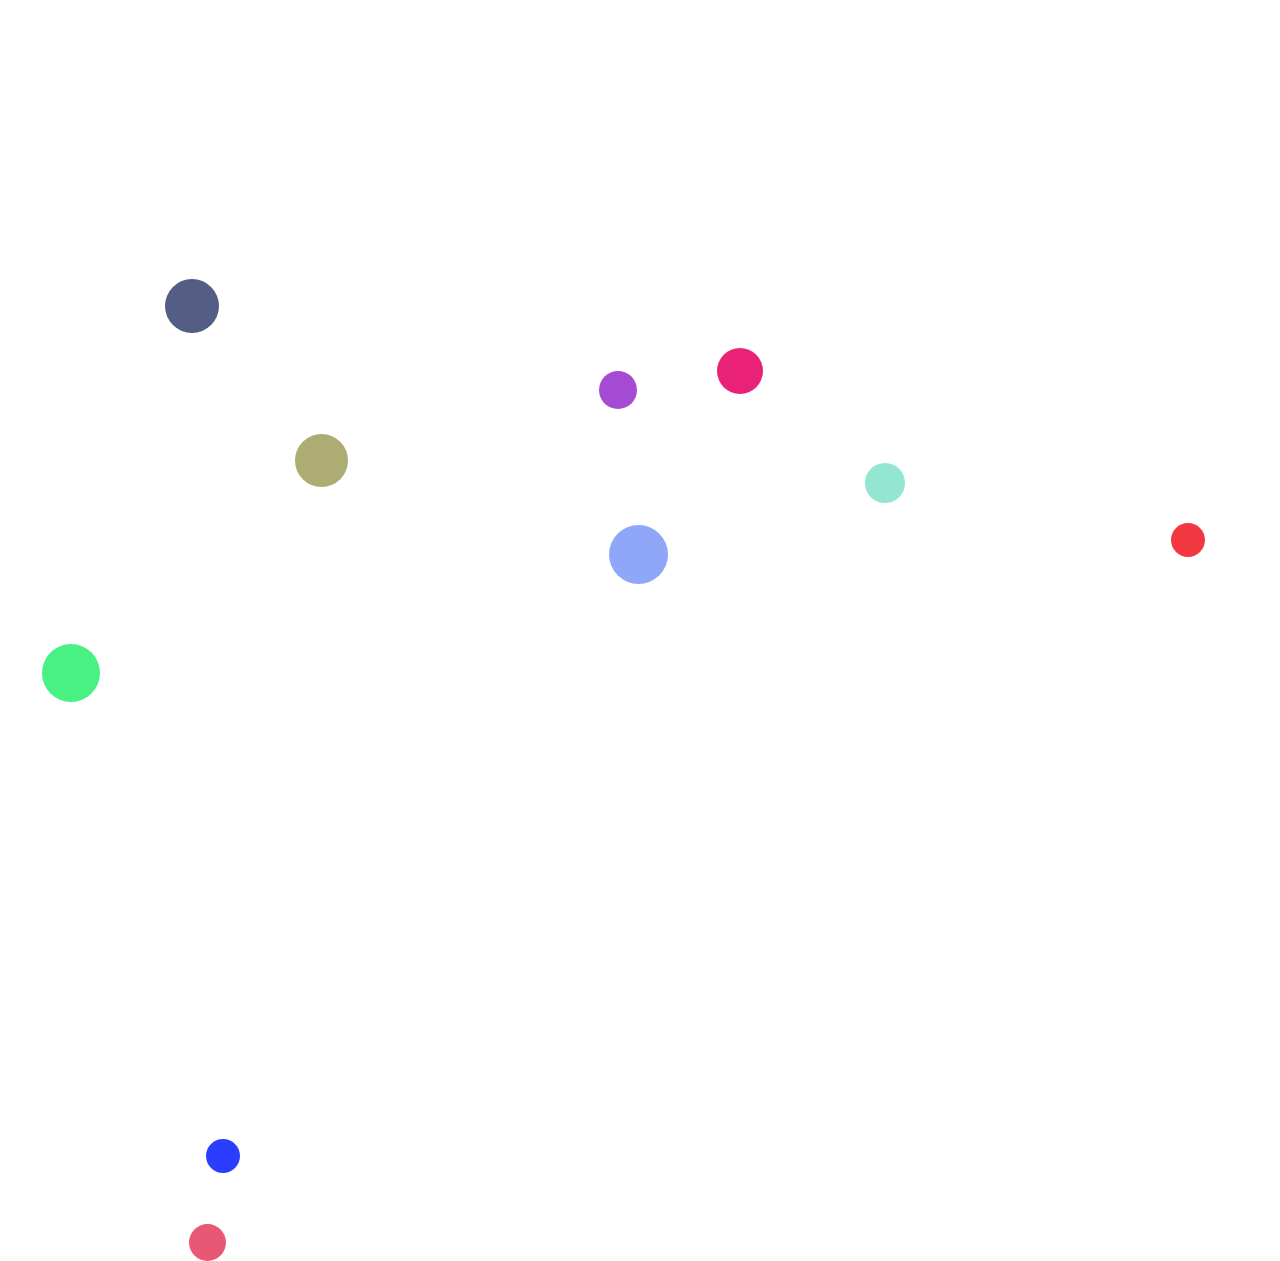
<file: js/circle.html>
<!DOCTYPE html>
<html>
<head>
<meta charset="utf-8">
<meta http-equiv="X-UA-Compatible" content="IE=edge,chrome=1">
<title>circle</title>
<meta name="description" content="">
<meta name="keywords" content="">
<link href="" rel="stylesheet">
</head>
<style>
	*{
		margin: 0;
		padding: 0;
	}
	html,body{
		width:100%;
		height:100%;
	}
	.circle{
		border-radius: 50%;
	    position: absolute;
	}
</style>
<body>
    
</body>
</html>
<script>
	window.onload=function(){
		/*let div=document.querySelector("div");*/
		let width=Math.floor(Math.random()*30+30);
		let height=Math.floor(Math.random()*30+30);
		let top=Math.random()*(innerWidth-height)+"px";
		let left=Math.random()*(innerWidth-width)+"px";
		function rgb(){
	        let rgb="rgb("+Math.floor(Math.random()*256)+","+Math.floor(Math.random()*256)+","+Math.floor(Math.random()*256)+")";
	        return rgb;
	    }
	    for(let i=0;i<10;i++){
	    	let width=Math.floor(Math.random()*30+30);
			let height=Math.floor(Math.random()*30+30);
			let top=Math.random()*(innerWidth-height)+"px";
			let left=Math.random()*(innerWidth-width)+"px";
	    	let div=document.createElement("div");
	    	div.classList.add("circle");
	    	div.style.width=`${width}px`;
	    	div.style.top=`${top}`;
	    	div.style.left=`${left}`;
	    	div.style.height=`${width}px`;
	    	div.style.backgroundColor=rgb();
	    	document.body.appendChild(div);
	    }

	    

	}
</script>
</file>
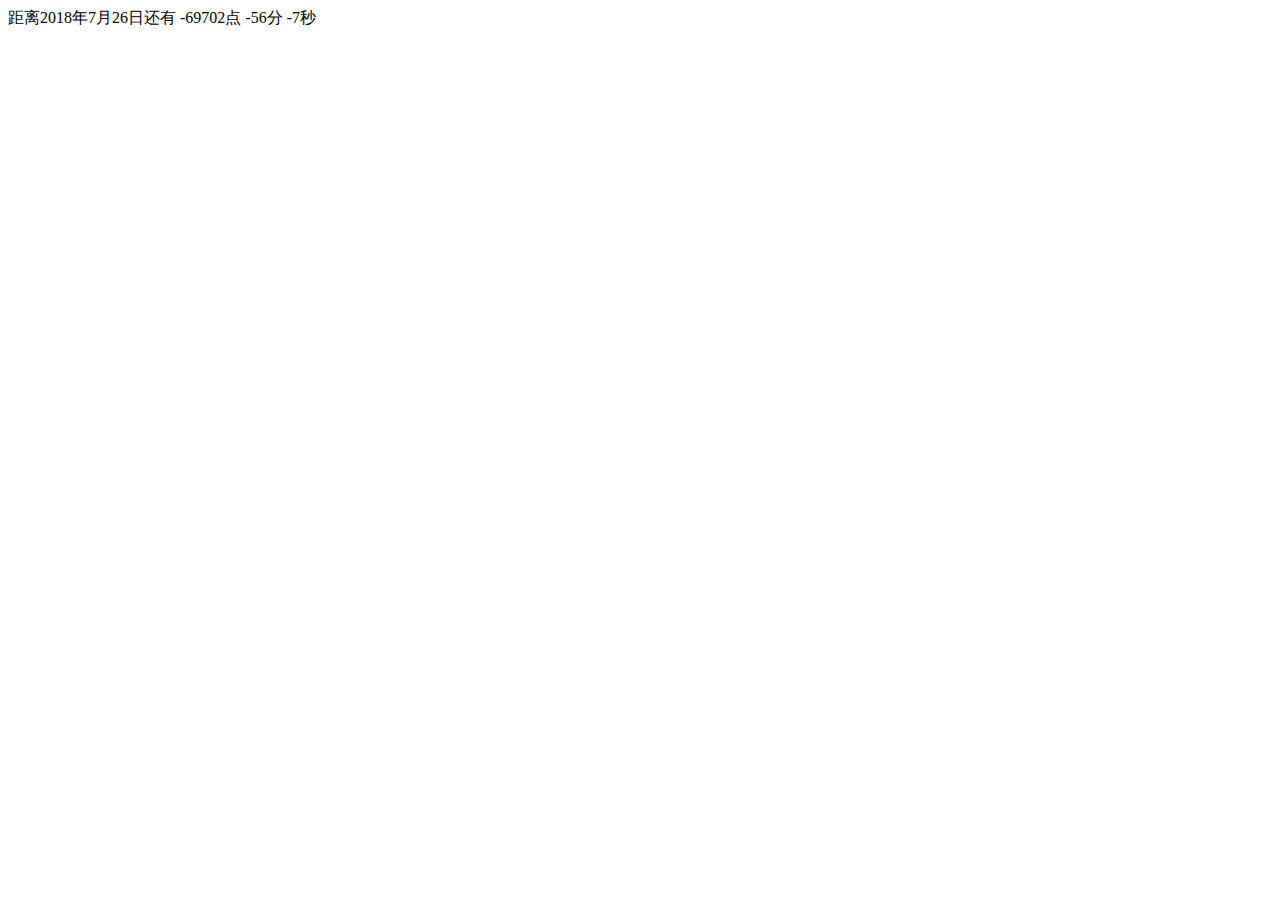
<file: js/倒计时.html>
<!DOCTYPE html>
<html>
<head>
<meta charset="utf-8">
<meta http-equiv="X-UA-Compatible" content="IE=edge,chrome=1">
<title>Examples</title>
<meta name="description" content="">
<meta name="keywords" content="">
<link href="" rel="stylesheet">
</head>
<body>
    距离2018年7月26日还有 <span></span>点 <span></span>分 <span></span>秒
</body>
</html>
<script>
	fn();
	setInterval(fn, 1000);
	function fn(){
		let span=document.querySelectorAll("span");
		let arr=times();
		span.forEach(function(e,i){
			e.innerText=arr[i];
		})
		return span;
	}
	function times(){
		let now=new Date();
		let futrue=new Date(2018,7,10,18,00,00);
		let time=Math.floor((futrue.getTime()-now.getTime())/1000);
		let arr=[];
		let hours=Math.floor(time/(60*60));
		time=time%(60*60);
		arr.push(hours);
		let minutes=Math.floor(time/60);
		arr.push(minutes);
		let s=Math.floor(time%60);
		arr.push(s);
		return arr;
	}
</script>
</file>
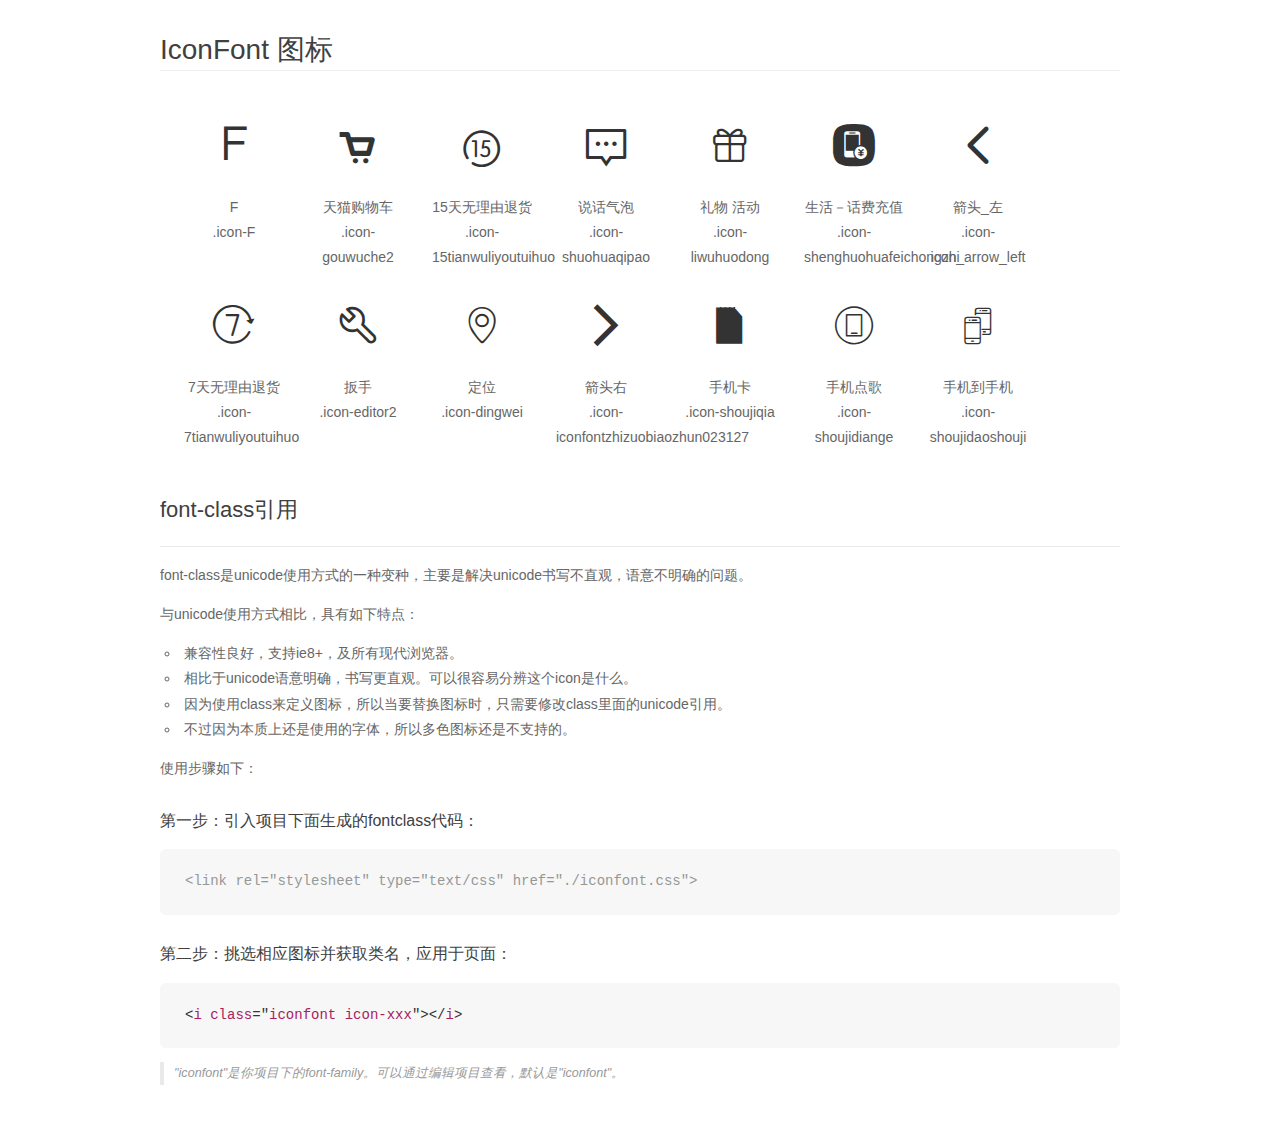
<file: css/font_654989_c1pp15tbtkxa8aor/demo_fontclass.html>
<!DOCTYPE html>
<html>
<head>
    <meta charset="utf-8"/>
    <title>IconFont</title>
    <link rel="stylesheet" href="demo.css">
    <link rel="stylesheet" href="iconfont.css">
</head>
<body>
    <div class="main markdown">
        <h1>IconFont 图标</h1>
        <ul class="icon_lists clear">
            
                <li>
                <i class="icon iconfont icon-F"></i>
                    <div class="name">F</div>
                    <div class="fontclass">.icon-F</div>
                </li>
            
                <li>
                <i class="icon iconfont icon-gouwuche2"></i>
                    <div class="name">天猫购物车 </div>
                    <div class="fontclass">.icon-gouwuche2</div>
                </li>
            
                <li>
                <i class="icon iconfont icon-15tianwuliyoutuihuo"></i>
                    <div class="name">15天无理由退货</div>
                    <div class="fontclass">.icon-15tianwuliyoutuihuo</div>
                </li>
            
                <li>
                <i class="icon iconfont icon-shuohuaqipao"></i>
                    <div class="name">说话气泡</div>
                    <div class="fontclass">.icon-shuohuaqipao</div>
                </li>
            
                <li>
                <i class="icon iconfont icon-liwuhuodong"></i>
                    <div class="name">礼物 活动</div>
                    <div class="fontclass">.icon-liwuhuodong</div>
                </li>
            
                <li>
                <i class="icon iconfont icon-shenghuohuafeichongzhi"></i>
                    <div class="name">生活－话费充值</div>
                    <div class="fontclass">.icon-shenghuohuafeichongzhi</div>
                </li>
            
                <li>
                <i class="icon iconfont icon-icon_arrow_left"></i>
                    <div class="name">箭头_左</div>
                    <div class="fontclass">.icon-icon_arrow_left</div>
                </li>
            
                <li>
                <i class="icon iconfont icon-7tianwuliyoutuihuo"></i>
                    <div class="name">7天无理由退货</div>
                    <div class="fontclass">.icon-7tianwuliyoutuihuo</div>
                </li>
            
                <li>
                <i class="icon iconfont icon-editor2"></i>
                    <div class="name">扳手</div>
                    <div class="fontclass">.icon-editor2</div>
                </li>
            
                <li>
                <i class="icon iconfont icon-dingwei"></i>
                    <div class="name">定位</div>
                    <div class="fontclass">.icon-dingwei</div>
                </li>
            
                <li>
                <i class="icon iconfont icon-iconfontzhizuobiaozhun023127"></i>
                    <div class="name">箭头右</div>
                    <div class="fontclass">.icon-iconfontzhizuobiaozhun023127</div>
                </li>
            
                <li>
                <i class="icon iconfont icon-shoujiqia"></i>
                    <div class="name">手机卡</div>
                    <div class="fontclass">.icon-shoujiqia</div>
                </li>
            
                <li>
                <i class="icon iconfont icon-shoujidiange"></i>
                    <div class="name">手机点歌</div>
                    <div class="fontclass">.icon-shoujidiange</div>
                </li>
            
                <li>
                <i class="icon iconfont icon-shoujidaoshouji"></i>
                    <div class="name">手机到手机</div>
                    <div class="fontclass">.icon-shoujidaoshouji</div>
                </li>
            
        </ul>

        <h2 id="font-class-">font-class引用</h2>
        <hr>

        <p>font-class是unicode使用方式的一种变种，主要是解决unicode书写不直观，语意不明确的问题。</p>
        <p>与unicode使用方式相比，具有如下特点：</p>
        <ul>
        <li>兼容性良好，支持ie8+，及所有现代浏览器。</li>
        <li>相比于unicode语意明确，书写更直观。可以很容易分辨这个icon是什么。</li>
        <li>因为使用class来定义图标，所以当要替换图标时，只需要修改class里面的unicode引用。</li>
        <li>不过因为本质上还是使用的字体，所以多色图标还是不支持的。</li>
        </ul>
        <p>使用步骤如下：</p>
        <h3 id="-fontclass-">第一步：引入项目下面生成的fontclass代码：</h3>


        <pre><code class="lang-js hljs javascript"><span class="hljs-comment">&lt;link rel="stylesheet" type="text/css" href="./iconfont.css"&gt;</span></code></pre>
        <h3 id="-">第二步：挑选相应图标并获取类名，应用于页面：</h3>
        <pre><code class="lang-css hljs">&lt;<span class="hljs-selector-tag">i</span> <span class="hljs-selector-tag">class</span>="<span class="hljs-selector-tag">iconfont</span> <span class="hljs-selector-tag">icon-xxx</span>"&gt;&lt;/<span class="hljs-selector-tag">i</span>&gt;</code></pre>
        <blockquote>
        <p>"iconfont"是你项目下的font-family。可以通过编辑项目查看，默认是"iconfont"。</p>
        </blockquote>
    </div>
</body>
</html>
</file>
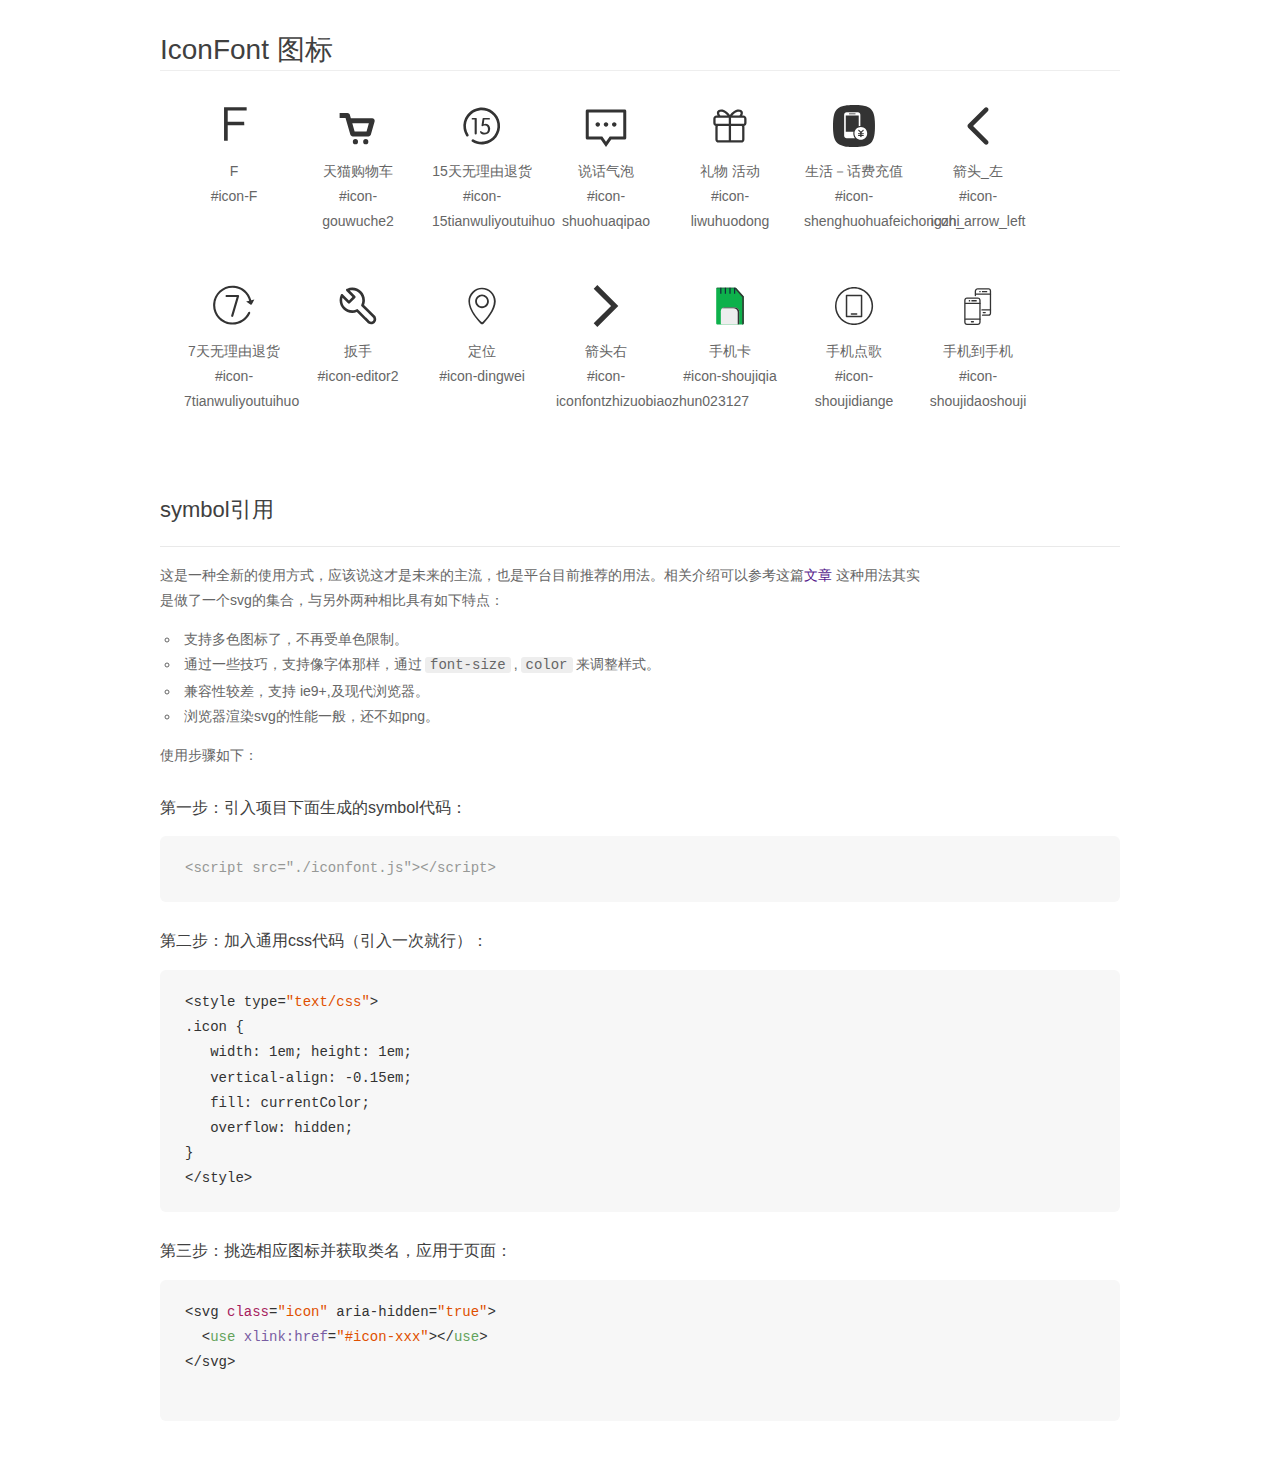
<file: css/font_654989_c1pp15tbtkxa8aor/demo_symbol.html>
<!DOCTYPE html>
<html>
<head>
    <meta charset="utf-8"/>
    <title>IconFont</title>
    <link rel="stylesheet" href="demo.css">
    <script src="iconfont.js"></script>

    <style type="text/css">
        .icon {
          /* 通过设置 font-size 来改变图标大小 */
          width: 1em; height: 1em;
          /* 图标和文字相邻时，垂直对齐 */
          vertical-align: -0.15em;
          /* 通过设置 color 来改变 SVG 的颜色/fill */
          fill: currentColor;
          /* path 和 stroke 溢出 viewBox 部分在 IE 下会显示
             normalize.css 中也包含这行 */
          overflow: hidden;
        }

    </style>
</head>
<body>
    <div class="main markdown">
        <h1>IconFont 图标</h1>
        <ul class="icon_lists clear">
            
                <li>
                    <svg class="icon" aria-hidden="true">
                        <use xlink:href="#icon-F"></use>
                    </svg>
                    <div class="name">F</div>
                    <div class="fontclass">#icon-F</div>
                </li>
            
                <li>
                    <svg class="icon" aria-hidden="true">
                        <use xlink:href="#icon-gouwuche2"></use>
                    </svg>
                    <div class="name">天猫购物车 </div>
                    <div class="fontclass">#icon-gouwuche2</div>
                </li>
            
                <li>
                    <svg class="icon" aria-hidden="true">
                        <use xlink:href="#icon-15tianwuliyoutuihuo"></use>
                    </svg>
                    <div class="name">15天无理由退货</div>
                    <div class="fontclass">#icon-15tianwuliyoutuihuo</div>
                </li>
            
                <li>
                    <svg class="icon" aria-hidden="true">
                        <use xlink:href="#icon-shuohuaqipao"></use>
                    </svg>
                    <div class="name">说话气泡</div>
                    <div class="fontclass">#icon-shuohuaqipao</div>
                </li>
            
                <li>
                    <svg class="icon" aria-hidden="true">
                        <use xlink:href="#icon-liwuhuodong"></use>
                    </svg>
                    <div class="name">礼物 活动</div>
                    <div class="fontclass">#icon-liwuhuodong</div>
                </li>
            
                <li>
                    <svg class="icon" aria-hidden="true">
                        <use xlink:href="#icon-shenghuohuafeichongzhi"></use>
                    </svg>
                    <div class="name">生活－话费充值</div>
                    <div class="fontclass">#icon-shenghuohuafeichongzhi</div>
                </li>
            
                <li>
                    <svg class="icon" aria-hidden="true">
                        <use xlink:href="#icon-icon_arrow_left"></use>
                    </svg>
                    <div class="name">箭头_左</div>
                    <div class="fontclass">#icon-icon_arrow_left</div>
                </li>
            
                <li>
                    <svg class="icon" aria-hidden="true">
                        <use xlink:href="#icon-7tianwuliyoutuihuo"></use>
                    </svg>
                    <div class="name">7天无理由退货</div>
                    <div class="fontclass">#icon-7tianwuliyoutuihuo</div>
                </li>
            
                <li>
                    <svg class="icon" aria-hidden="true">
                        <use xlink:href="#icon-editor2"></use>
                    </svg>
                    <div class="name">扳手</div>
                    <div class="fontclass">#icon-editor2</div>
                </li>
            
                <li>
                    <svg class="icon" aria-hidden="true">
                        <use xlink:href="#icon-dingwei"></use>
                    </svg>
                    <div class="name">定位</div>
                    <div class="fontclass">#icon-dingwei</div>
                </li>
            
                <li>
                    <svg class="icon" aria-hidden="true">
                        <use xlink:href="#icon-iconfontzhizuobiaozhun023127"></use>
                    </svg>
                    <div class="name">箭头右</div>
                    <div class="fontclass">#icon-iconfontzhizuobiaozhun023127</div>
                </li>
            
                <li>
                    <svg class="icon" aria-hidden="true">
                        <use xlink:href="#icon-shoujiqia"></use>
                    </svg>
                    <div class="name">手机卡</div>
                    <div class="fontclass">#icon-shoujiqia</div>
                </li>
            
                <li>
                    <svg class="icon" aria-hidden="true">
                        <use xlink:href="#icon-shoujidiange"></use>
                    </svg>
                    <div class="name">手机点歌</div>
                    <div class="fontclass">#icon-shoujidiange</div>
                </li>
            
                <li>
                    <svg class="icon" aria-hidden="true">
                        <use xlink:href="#icon-shoujidaoshouji"></use>
                    </svg>
                    <div class="name">手机到手机</div>
                    <div class="fontclass">#icon-shoujidaoshouji</div>
                </li>
            
        </ul>


        <h2 id="symbol-">symbol引用</h2>
        <hr>

        <p>这是一种全新的使用方式，应该说这才是未来的主流，也是平台目前推荐的用法。相关介绍可以参考这篇<a href="">文章</a>
        这种用法其实是做了一个svg的集合，与另外两种相比具有如下特点：</p>
        <ul>
          <li>支持多色图标了，不再受单色限制。</li>
          <li>通过一些技巧，支持像字体那样，通过<code>font-size</code>,<code>color</code>来调整样式。</li>
          <li>兼容性较差，支持 ie9+,及现代浏览器。</li>
          <li>浏览器渲染svg的性能一般，还不如png。</li>
        </ul>
        <p>使用步骤如下：</p>
        <h3 id="-symbol-">第一步：引入项目下面生成的symbol代码：</h3>
        <pre><code class="lang-js hljs javascript"><span class="hljs-comment">&lt;script src="./iconfont.js"&gt;&lt;/script&gt;</span></code></pre>
        <h3 id="-css-">第二步：加入通用css代码（引入一次就行）：</h3>
        <pre><code class="lang-js hljs javascript">&lt;style type=<span class="hljs-string">"text/css"</span>&gt;
.icon {
   width: <span class="hljs-number">1</span>em; height: <span class="hljs-number">1</span>em;
   vertical-align: <span class="hljs-number">-0.15</span>em;
   fill: currentColor;
   overflow: hidden;
}
&lt;<span class="hljs-regexp">/style&gt;</span></code></pre>
        <h3 id="-">第三步：挑选相应图标并获取类名，应用于页面：</h3>
        <pre><code class="lang-js hljs javascript">&lt;svg <span class="hljs-class"><span class="hljs-keyword">class</span></span>=<span class="hljs-string">"icon"</span> aria-hidden=<span class="hljs-string">"true"</span>&gt;<span class="xml"><span class="hljs-tag">
  &lt;<span class="hljs-name">use</span> <span class="hljs-attr">xlink:href</span>=<span class="hljs-string">"#icon-xxx"</span>&gt;</span><span class="hljs-tag">&lt;/<span class="hljs-name">use</span>&gt;</span>
</span>&lt;<span class="hljs-regexp">/svg&gt;
        </span></code></pre>
    </div>
</body>
</html>
</file>
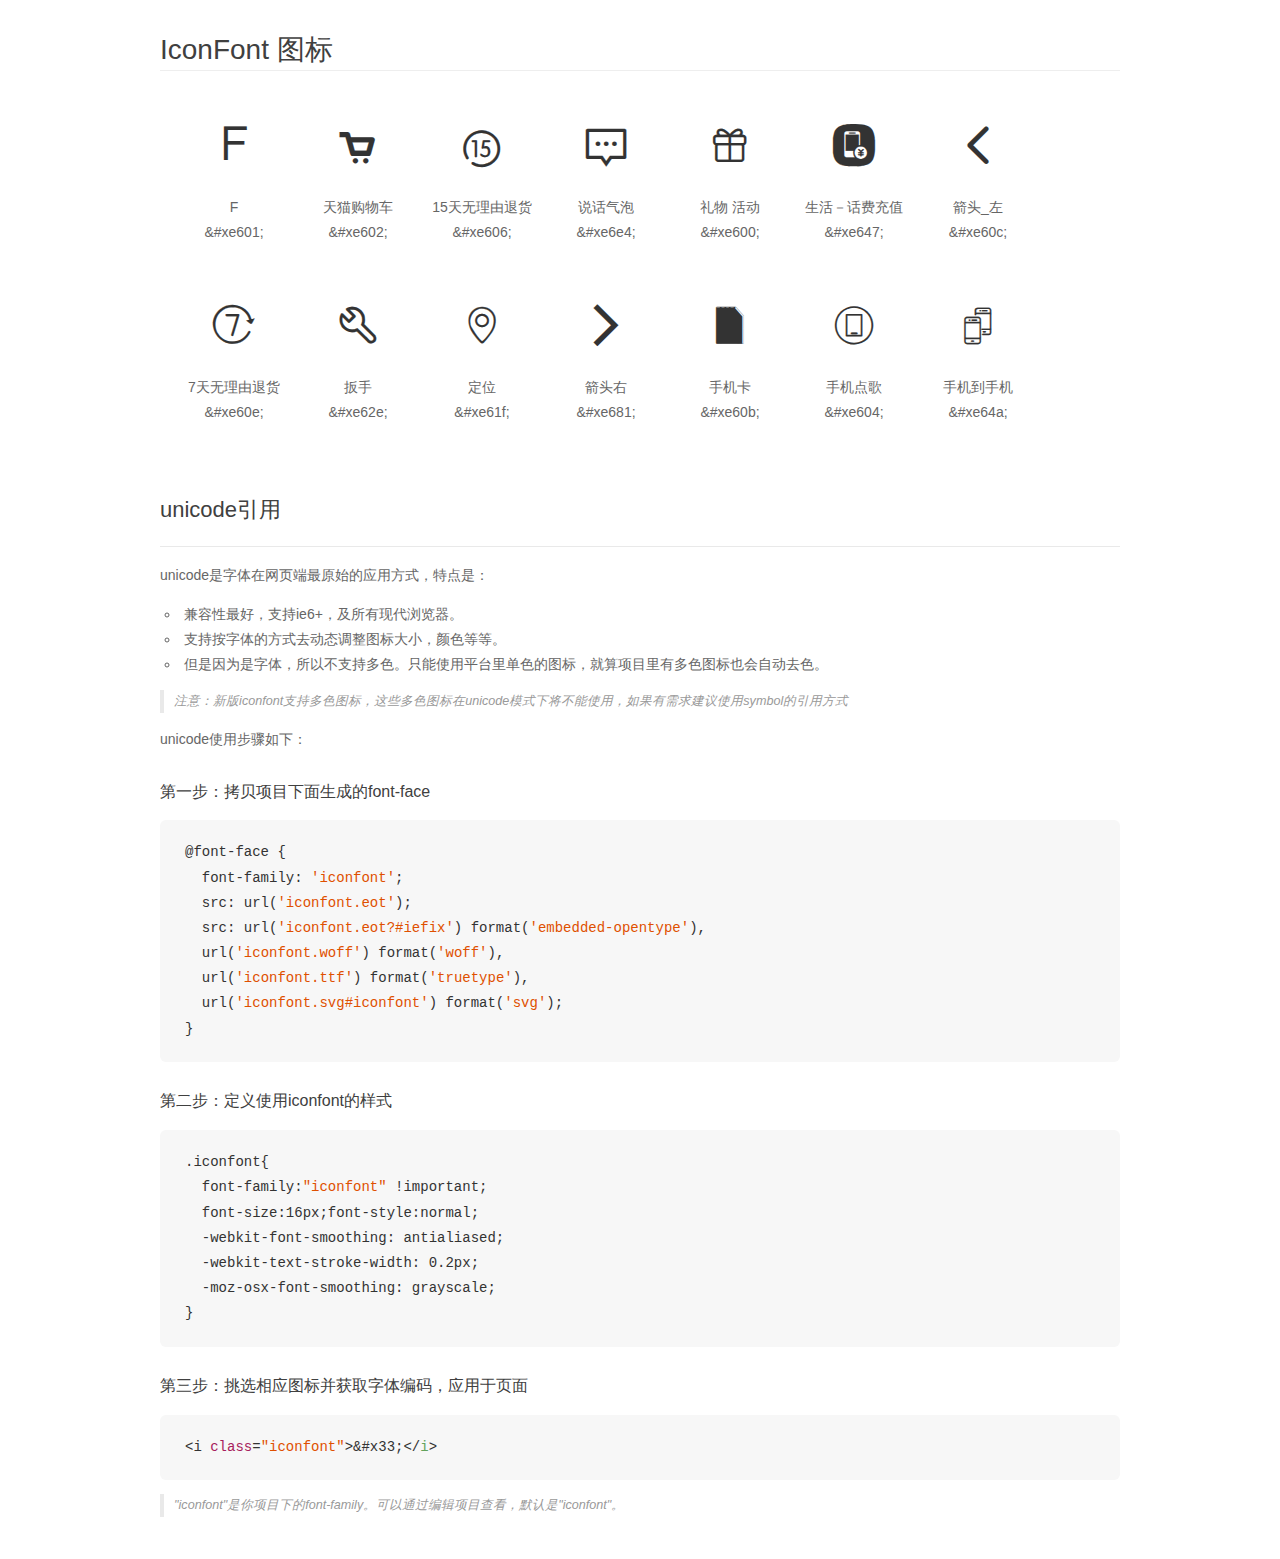
<file: css/font_654989_c1pp15tbtkxa8aor/demo_unicode.html>
<!DOCTYPE html>
<html>
<head>
    <meta charset="utf-8"/>
    <title>IconFont</title>
    <link rel="stylesheet" href="demo.css">

    <style type="text/css">

        @font-face {font-family: "iconfont";
          src: url('iconfont.eot'); /* IE9*/
          src: url('iconfont.eot#iefix') format('embedded-opentype'), /* IE6-IE8 */
          url('iconfont.woff') format('woff'), /* chrome, firefox */
          url('iconfont.ttf') format('truetype'), /* chrome, firefox, opera, Safari, Android, iOS 4.2+*/
          url('iconfont.svg#iconfont') format('svg'); /* iOS 4.1- */
        }

        .iconfont {
          font-family:"iconfont" !important;
          font-size:16px;
          font-style:normal;
          -webkit-font-smoothing: antialiased;
          -webkit-text-stroke-width: 0.2px;
          -moz-osx-font-smoothing: grayscale;
        }

    </style>
</head>
<body>
    <div class="main markdown">
        <h1>IconFont 图标</h1>
        <ul class="icon_lists clear">
            
                <li>
                <i class="icon iconfont">&#xe601;</i>
                    <div class="name">F</div>
                    <div class="code">&amp;#xe601;</div>
                </li>
            
                <li>
                <i class="icon iconfont">&#xe602;</i>
                    <div class="name">天猫购物车 </div>
                    <div class="code">&amp;#xe602;</div>
                </li>
            
                <li>
                <i class="icon iconfont">&#xe606;</i>
                    <div class="name">15天无理由退货</div>
                    <div class="code">&amp;#xe606;</div>
                </li>
            
                <li>
                <i class="icon iconfont">&#xe6e4;</i>
                    <div class="name">说话气泡</div>
                    <div class="code">&amp;#xe6e4;</div>
                </li>
            
                <li>
                <i class="icon iconfont">&#xe600;</i>
                    <div class="name">礼物 活动</div>
                    <div class="code">&amp;#xe600;</div>
                </li>
            
                <li>
                <i class="icon iconfont">&#xe647;</i>
                    <div class="name">生活－话费充值</div>
                    <div class="code">&amp;#xe647;</div>
                </li>
            
                <li>
                <i class="icon iconfont">&#xe60c;</i>
                    <div class="name">箭头_左</div>
                    <div class="code">&amp;#xe60c;</div>
                </li>
            
                <li>
                <i class="icon iconfont">&#xe60e;</i>
                    <div class="name">7天无理由退货</div>
                    <div class="code">&amp;#xe60e;</div>
                </li>
            
                <li>
                <i class="icon iconfont">&#xe62e;</i>
                    <div class="name">扳手</div>
                    <div class="code">&amp;#xe62e;</div>
                </li>
            
                <li>
                <i class="icon iconfont">&#xe61f;</i>
                    <div class="name">定位</div>
                    <div class="code">&amp;#xe61f;</div>
                </li>
            
                <li>
                <i class="icon iconfont">&#xe681;</i>
                    <div class="name">箭头右</div>
                    <div class="code">&amp;#xe681;</div>
                </li>
            
                <li>
                <i class="icon iconfont">&#xe60b;</i>
                    <div class="name">手机卡</div>
                    <div class="code">&amp;#xe60b;</div>
                </li>
            
                <li>
                <i class="icon iconfont">&#xe604;</i>
                    <div class="name">手机点歌</div>
                    <div class="code">&amp;#xe604;</div>
                </li>
            
                <li>
                <i class="icon iconfont">&#xe64a;</i>
                    <div class="name">手机到手机</div>
                    <div class="code">&amp;#xe64a;</div>
                </li>
            
        </ul>
        <h2 id="unicode-">unicode引用</h2>
        <hr>

        <p>unicode是字体在网页端最原始的应用方式，特点是：</p>
        <ul>
        <li>兼容性最好，支持ie6+，及所有现代浏览器。</li>
        <li>支持按字体的方式去动态调整图标大小，颜色等等。</li>
        <li>但是因为是字体，所以不支持多色。只能使用平台里单色的图标，就算项目里有多色图标也会自动去色。</li>
        </ul>
        <blockquote>
        <p>注意：新版iconfont支持多色图标，这些多色图标在unicode模式下将不能使用，如果有需求建议使用symbol的引用方式</p>
        </blockquote>
        <p>unicode使用步骤如下：</p>
        <h3 id="-font-face">第一步：拷贝项目下面生成的font-face</h3>
        <pre><code class="lang-js hljs javascript">@font-face {
  font-family: <span class="hljs-string">'iconfont'</span>;
  src: url(<span class="hljs-string">'iconfont.eot'</span>);
  src: url(<span class="hljs-string">'iconfont.eot?#iefix'</span>) format(<span class="hljs-string">'embedded-opentype'</span>),
  url(<span class="hljs-string">'iconfont.woff'</span>) format(<span class="hljs-string">'woff'</span>),
  url(<span class="hljs-string">'iconfont.ttf'</span>) format(<span class="hljs-string">'truetype'</span>),
  url(<span class="hljs-string">'iconfont.svg#iconfont'</span>) format(<span class="hljs-string">'svg'</span>);
}
</code></pre>
        <h3 id="-iconfont-">第二步：定义使用iconfont的样式</h3>
        <pre><code class="lang-js hljs javascript">.iconfont{
  font-family:<span class="hljs-string">"iconfont"</span> !important;
  font-size:<span class="hljs-number">16</span>px;font-style:normal;
  -webkit-font-smoothing: antialiased;
  -webkit-text-stroke-width: <span class="hljs-number">0.2</span>px;
  -moz-osx-font-smoothing: grayscale;
}
</code></pre>
        <h3 id="-">第三步：挑选相应图标并获取字体编码，应用于页面</h3>
        <pre><code class="lang-js hljs javascript">&lt;i <span class="hljs-class"><span class="hljs-keyword">class</span></span>=<span class="hljs-string">"iconfont"</span>&gt;&amp;#x33;<span class="xml"><span class="hljs-tag">&lt;/<span class="hljs-name">i</span>&gt;</span></span></code></pre>

        <blockquote>
        <p>"iconfont"是你项目下的font-family。可以通过编辑项目查看，默认是"iconfont"。</p>
        </blockquote>
    </div>


</body>
</html>
</file>
<file: css/index.css>
*{
    padding: 0;
    margin: 0;
    list-style: none;
    font-family: "Helvetica Neue", Helvetica, Arial, "Microsoft Yahei", "Hiragino Sans GB", "Heiti SC", "WenQuanYi Micro Hei", sans-serif;/*改整个网页的字体*/
}
img{
    display: block;
}
a{
    text-decoration: none;
    color: inherit;
}
.top{
    width: 100%;
    height: 40px;
    background-color: #333;
}
.top .top1{
    width: 1226px;
    height: 100%;
    margin: 0 auto;
}
.top .top1 .nov1{
    width: auto;
    height: 100%;
    float: left;
}
.top .top1 .nov2{
    width: auto;
    height: 100%;
    float: right;
}
.top .top1 .shop{
    width: 120px;
    height: 40px;
    background-color: #424242;
    float: right;
    position: relative;
}
.top .top1 .shop .shopBox{
    width: 330px;
    height: 0px;
    background: white;
    position: absolute;
    right: 0;
    top: 40px;

}
.top .top1 .nov1 a{
    color: #b0b0b0;
    line-height: 40px;
    font-size: 12px;
}
.top .top1 .nov1 span{
    color: #3C423C;
}
.top .top1 .nov1 a:hover{
    color: white;
}
.top .top1 .nov2 a:hover{
    color: white;
}
.top .top1 .shop a{
    display: block;
    line-height: 40px;
    font-size: 12px;
    text-align: center;
    color: #B0B0B0;
}
.top .top1 .shop a:hover{
    color: #ff6700;
    background-color: #fff;
}
.top .top1 .nov2 a{
    color: #b0b0b0;
    text-decoration: none;
    line-height: 40px;
    font-size: 12px;
}
.top .top1 .nov2 span{
    color: #3C423C;
}
.top .top1 .nov2{
    text-align: right;
    margin-right: 20px;
}
.bigBox{
    width: 100%;
    height: auto;
    background-color: #fff;
}
.bigBox .logoBox{
    width: 1226px;
    height: 100px;
    margin: 0 auto;
}
.bigBox .logoBox .logo{
    width: 55px;
    height: 55px;
    float: left;
    margin-top: 22px;
    background: #ff6700 url("mi-logo.png") center no-repeat;
}
.bigBox .logoBox .piantou{
    width: auto;
    height: 100px;
    float: left;
    margin-left: 179px;
    position: relative;

}
.bigBox .logoBox .piantou a{
    display: block;
    width: auto;
    height: auto;
    float: left;
    /*line-height: 100px;
    text-align: center;
    color: #616161;
    font-size: 16px;
    margin: 0 10px;*/
}
.bigBox .logoBox .piantou span:hover{
    color: #ff6700;
}
.bigBox .logoBox .piantou a span{
    display: block;
    width: auto;
    height: auto;
    line-height: 100px;
    text-align: center;
    color: #616161;
    font-size: 16px;
    margin: 0 10px;
}
.bigBox .logoBox .piantou a .piantouBox {
    width: 1515px;
    height: 0px;
    background: white;
    position: absolute;
    top: 100px;
    left: -379px;
    z-index: 9999999;
    overflow: hidden;
    /*transition: all 0.5s;*/
}
.bigBox .logoBox .piantou a .piantouBox .smallPiantBox{
    width: 180px ;
    height: 100%;
    float: left;
}
.bigBox .logoBox .piantou a .piantouBox .smallPiantBox:nth-of-type(1){
    margin-left: 185px;
}
.bigBox .logoBox .piantou a .piantouBox .smallPiantBox img{
    display: block;
    margin-top: 20px;
    margin-left: 10px;
    width: 160px;
    height: 110px;
    border-right: 1px solid #999999;
}
.bigBox .logoBox .piantou a .piantouBox .smallPiantBox:nth-last-child(1) img{
    border-right: 0;
}
.bigBox .logoBox .piantou a .piantouBox .smallPiantBox i{
    display: block;
    color: #ff6700;
    text-align: center;
    margin-top: 10px;
}
.bigBox .logoBox .piantou a .piantouBox .smallPiantBox i:nth-of-type(1){
    margin-top: 20px;
    color: black;
}
.bigBox .logoBox .shousuo{
    width: 297px;
    height: 50px;
    float: right;
    margin-top: 25px;
}
.bigBox .logoBox .shousuo input{
    display: block;
    width: 247px;
    height: 50px;
    box-sizing: border-box;
    border:1px solid #E0E0E0;
    float: left;
}
.bigBox .logoBox .shousuo input:focus{
    outline: none;
}
.bigBox .logoBox .shousuo .fdj{
    width: 50px;
    height: 50px;
    border: 1px solid #E0E0E0;
    border-left: 0;
    box-sizing: border-box;
    float: left;
}
.bigBox .logoBox .shousuo .fdj:hover{
    background: #ff6700;
}
.bigBox .logoBox .shousuo .fdj i{
    display: block;
    text-align: center;
    line-height: 50px;
    font-size: 23px;
}
.bigBox .logoBox .shousuo .fdj i:hover{
    color: white;
}
.bigBox .Box1{
    width: 1226px;
    height: 460px;
    margin: 0 auto;
    position: relative;
    overflow: hidden;
}
.bigBox .Box1 .img a{
    position: absolute;
    top: 0;
    /* left: 1226px; */
    left: 0;
    z-index: 5;
} 
.bigBox .Box1 .img .left{
    width: 234px;
    height: 460px;
    background-color: #625C52;
    position:absolute;
    top: 0;
    left: 0;
    z-index: 99999;
}
.bigBox .Box1 .img .left .list{
    width: 204px;
    height: 42px;
    line-height: 42px;
    font-size: 14px;
    padding-left: 30px;
    color:#fff;
    background-color: #625C52;
}
.bigBox .Box1 .img .left .list:hover{
    background-color: #ff6700;
    cursor:pointer;
}
.bigBox .Box1 .img .left .list:nth-child(1){
    margin-top: 20px;
}
.bigBox .Box1 .img .left .list .iconfont{
    float: right;
    padding-right: 20px;
}
.bigBox .Box1 .img .left .listBox{
    width: 992px;
    height: 460px;
    background: white;
    position: absolute;
    top: 0;
    left:234px;
    display: none;
}
.bigBox .Box1 .img .left .list .listBox ul{
    display: block;
    width: 235px;
    height: 458px;
    float: left;
    margin-top: 20px;
    margin-left: 10px;
}
.bigBox .Box1 .img .left .list .listBox li{
    display: block;
    width: 235px;
    height: 76px;

}
.bigBox .Box1 .img .left .list .listBox li img{
    display: block;
    float: left;
}
.bigBox .Box1 .img .left .list .listBox span{
    display: block;
    float: left;
    margin-left: 20px;
    color: black;
}
.bigBox .Box1 .img .left .list .listBox span:hover{
    color: #ff6700;
}
.bigBox .Box1 .img{
    width: 1226px;
    height: 460px;
    float: right;
    transition: all 0.5s;
}

.bigBox .Box1 .img .lbox,.bigBox .Box1 .img .rbox{
    width: 41px;
    height: 69px;
    background-image: url("../img/icon-slides.png");
    position:absolute;
    top: 0;
    right: 0;
    z-index: 20;
}
.bigBox .Box1 .img .lbox{
    top: 50%;
    margin: -34px auto;
    right: 951px;
    background-position: 81px 0;
    z-index: 20;
}
.bigBox .Box1 .img .lbox:hover{
    background-position: 0;
    cursor:pointer;
}
.bigBox .Box1 .img .rbox{
    top: 50%;
    margin: -34px auto;
    background-position: 41px 0;
}
.bigBox .Box1 .img .rbox:hover{
    background-position: -41px 0;
    cursor:pointer;
}
.bigBox .Box1 .img .btns{
    width: 120px;
    height: 10px;
    position: absolute;
    right: 30px;
    bottom: 25px;
    z-index: 20;
}
.bigBox .Box1 .img .btns .son{
    width: 6px;
    height: 6px;
    border: 2px solid #B1B0AB;
    background-color: #8F8D88;
    border-radius: 50%;
    margin: 0 5px;
    float: left;
}
.bigBox .Box1 .img .btns .son:hover{
    background-color: #F5F4EE;
    border-color: #93928F;
    cursor: pointer;
}
/* .hot{
    border: 2px solid #93928F;
    background-color: #F5F4EE;
    cursor: pointer;
} */
.bigBox .Box2{
    width: 1226px;
    height: 184px;
    margin: 0 auto 44px;
}
.bigBox .Box2 .left{
    width: 234px;
    height: 170px;
    background-color: #5F5750;
    float: left;
    margin-top: 14px;
}
.bigBox .Box2 .left .lbox{
    width: 70px;
    height: 64px;
    float: left;
    margin: 10px 4px;
}
.bigBox .Box2  .left .lbox a{
    display: block;
    height: 24px;
    margin-bottom: 4px;
    font-size: 12px;
    line-height: 24px;
    text-align: center;
    color: rgba(255,255,255,0.7);
}
.bigBox .Box2  .left .lbox a .iconfont{
    font-family: "iconfont" !important;
    font-style: normal;
    -webkit-font-smoothing: antialiased;
    -webkit-text-stroke-width: 0.2px;
    width: 20px;
    height: 20px;
}
.bigBox .Box2 img{
    float: left;
    margin-top: 14px;
    margin-left: 14px;
}
/*.bigBox .Box2 .left .lbox:nth-child(4)::before{
    content: "";
    width: 64px;
    height: 1px;
    top: 699px;
    left: 71px;
    background-color: #665E57;
    position: absolute;
}
.bigBox .Box2 .left .lbox:nth-child(5)::before{
    content: "";
    width: 64px;
    height: 1px;
    top: 699px;
    left: 147px;
    background-color: #665E57;
    position: absolute;
}
.bigBox .Box2 .left .lbox:nth-child(6)::before{
    content: "";
    width: 64px;
    height: 1px;
    top: 699px;
    left: 223px;
    background-color: #665E57;
    position: absolute;
}
.bigBox .Box2 .left .lbox:nth-child(2)::after{
    content: "";
    height: 70px;
    width: 1px;
    top: 623px;
    left: 140px;
    background-color: #665E57;
    position: absolute;
}
.bigBox .Box2 .left .lbox:nth-child(3)::after{
    content: "";
    height: 70px;
    width: 1px;
    top: 623px;
    left: 216px;
    background-color: #665E57;
    position: absolute;
}
.bigBox .Box2 .left .lbox:nth-child(5)::after{
    content: "";
    height: 70px;
    width: 1px;
    top: 706px;
    left: 140px;
    background-color: #665E57;
    position: absolute;
}
.bigBox .Box2 .left .lbox:nth-child(6)::after{
    content: "";
    height: 70px;
    width: 1px;
    top: 706px;
    left: 216px;
    background-color: #665E57;
    position: absolute;
}*/
.shangou{
    width: 1226px;
    height: 398px;
    margin: 0 auto;
}
.shangou .title{
    width: 100%;
    height: 58px;
}
.shangou .title .leftt{
    width: 234px;
    height: 58px;
    float: left;
    margin: 0;
    font-size: 22px;
    font-weight: 200;
    line-height: 58px;
    color: #333;
}
.rightt{
    width: 80px;
    height: 50px;
    float: right;
}
.forwordright{
    width: 40px;
    height: 20px;
    background: white;
    border: 1px solid #E0E0E0;
    float: right;
    font-size: 20px;
    text-align: center;
    line-height: 20px;
    margin-top: 30px;
    box-sizing: border-box;
    cursor: pointer;
}
.forwordright:hover{
    color: #ff6700;
    transition:all 0.5s;
}
.backleft{
    width: 40px;
    height: 20px;
    background: white;
    border: 1px solid #E0E0E0;
    float: right;
    font-size: 20px;
    text-align: center;
    line-height: 20px;
    margin-top: 30px;
    box-sizing: border-box;
    float: left;
    cursor: pointer;
}
.backleft:hover{
    color: #ff6700;
    transition:all 0.5s;
}
/* .shangou .title .right{
    width: 234px;
    height: 58px;
    float: right;
}
.shangou .title .right .iconfont{
    font-family: "iconfont" !important;
    font-style: normal;
    -webkit-font-smoothing: antialiased;
    -webkit-text-stroke-width: 0.2px;
    float: right;
    margin-top: 20px;
    border: 1px solid #E0E0E0;
}
.shangou .title .right .iconfont:hover{
    color: #ff6700;
} */
.shangou .bottom{
    width: 1226px;
    height: 340px;
    position: relative;
    overflow: hidden;
}
.shangou .bottom .left{
    width: 234px;
    height: 340px;
    float: left;
    border-top: 1px solid #E53935;
    box-sizing: border-box;
    background-color: #F1EDED;
    position: absolute;
    top: 0;
    left: 0;
    /* z-index: 20; */
}
.shangou .bottom .left .left1{
    width: 234px;
    height: 46px;
    line-height: 46px;
    margin: 55px auto 0;
    color: #EF3A3B;
    text-align: center;
    font-size: 21px;
}
.shangou .bottom .left .left2{
    width:34px;
    height:53px;
    margin: 25px auto;
}
.shangou .bottom .left .left3{
    width: 234px;
    height: 22px;
    font-size: 15px;
    text-align: center;
    color: rgba(0,0,0,0.54);
}
.shangou .bottom .left .left4{
    width: 168px;
    height: 46px;
    margin: 28px auto 0;
}
.shangou .bottom .left .left4 .son{
    width: 46px;
    height: 46px;
    background-color: #605751;
    float: left;
    color: #FFFFFF;
    line-height: 46px;
    text-align: center;
    font-size: 22px;
}
.shangou .bottom .left .left4 .son:nth-child(2),.shangou .bottom .left .left4 .son:nth-child(4){
    width: 15px;
    height: 46px;
    background-color: #F1EDED;
    color: #605751;
}
.shangou .bottom .right{
    width: 978px;
    height: 340px;
    float: left;
    position: absolute;
    top: 0;
    left: 234px;
    margin-left: 14px;
    /* margin-left: 14px; */
     
    overflow: hidden;
}
.shangou .bottom .rightson{
    width: 1984px;
    height: 340px;
    /* float: right; */
    position: absolute;
    top: 0;
    left: 0px;
    transition:all 0.5s; 
    /* z-index: 20; */
    /* overflow: hidden; */
}
.shangou .bottom .right img{
    float: left;
    margin-left: 14px;
}
a .certer{
    margin: 40px auto;
}
.all{
    background-color: #F5F5F5;
    padding-top: 60px;
    padding-bottom: 60px;
}
.phone{
    width: 1226px;
    height: 672px;
    border: 0;
    margin: 21px auto;
}
.phone .title{
    width: 100%;
    height: 58px;
}
.phone .title h1{
    width: 234px;
    height: 58px;
    float: left;
    text-align: left;

    color: #333;
    font-size: 22px;
    font-weight: 200;
    line-height: 68px;
}
.phone .title .h2{
    width: 234px;
    height: 58px;
    float: right;
    color: #424242;
    font-size: 16px;
    font-weight: 200;
    text-align: right;
    line-height: 68px;
    cursor: pointer;
}
.phone .title .h2:hover{
    color: #ff6700;
}
.phone .content{
    width: 100%;
    height: 614px;
}
.phone .content .box{
    width: 234px;
    height: 260px;
    background-color: #FFFFFF;
    float: left;
    margin-left: 14px;
    margin-bottom: 14px;
}
.phone .content .box:hover{
    box-shadow: 0 5px 5px 0 rgba(0,0,0,0.1);
	transform: translate(0,-3px);
}
.phone .content .box{
    transition:all 0.5s;
}
.phone .content .box img{
    margin: 0 auto;
}
.phone .content .box h3 {
    line-height: 21px;
    font-size: 14px;
    font-weight: 400;
    text-align: center;
}
.phone .content .box h3 a{
    color: #333333;
}
.phone .content .box h4{
    font-weight: lighter;
    margin: 0 10px 10px;
    height: 18px;
    font-size: 12px;
    color: #B0B0B0;
    text-align: center;
}
.phone .content .box h5{
    line-height: 21px;
    font-size: 14px;
    font-weight: lighter;
    margin: 0 10px 14px;
    color: #ff6700;
    text-align: center;
}
.phone .content .box h5 .h6{
    margin: 0 10px 14px;
    color: #b0b0b0;
    text-align: center;
    text-decoration: Line-through;
}
.phone .content .box1{
    height: 614px;
    margin: 0;
}
.phone .content .box1 a{
    display: block;
    width: 234px;
    height: 614px;
}
.phone .content .box2{
    margin-bottom: 0;
}
.phone .content .box3{
    padding-top: 20px;
    padding-bottom: 20px;
}
.phone .content .box3 .top{
    margin:0 auto;
    background-color: #e53935;
    width: 64px;
    height: 20px;
    font-size: 12px;
    line-height: 20px;
    text-align: center;
    color: #fff;
}
.phone .content .box3 .top1{
    height: 20px;
}
.tv img{
    border: 0;
    margin: 21px auto;
}
.jiadian{
    width: 1226px;
    height: 672px;
    margin: 0 auto;
}
.jiadian .title{
    width: 100%;
    height: 58px;
}
.jiadian .title .left{
    width: 300px;
    height: 58px;
    float: left;
    font-size: 22px;
    font-weight:200;
    line-height: 58px;
}
.jiadian .title .right{
    width: 500px;
    height: 58px;
    float: right;
    text-align: right;
}
.jiadian .title .right span{
    margin-left: 20px;
    font-size: 16px;
    line-height: 58px;
    cursor: pointer;

}
/*.jiadian .title .right span:hover{
    color: #ff6700;
    border-bottom: 2px solid #ff6700;
}*/
.jiadian .neirong{
    width: 100%;
    height: 614px;
    position: relative;
    top: 0;
    left: 0;
}
.jiadian .neirong .top:hover,.jiadian .neirong .bottom:hover,.jiadian .neirong .box:hover{
    box-shadow: 0 5px 5px 0 rgba(0,0,0,0.1);
	transform: translate(0,-3px);
}
.jiadian .neirong .top,.jiadian .neirong .bottom,.jiadian .neirong .box{
    transition:all 0.5s;
}
.jiadian .neirong .left{
    width: 234px;
    height: 614px;
    background-color: #F5F5F5;
    float: left;
}
.jiadian .neirong .left .top{
    width: 234px;
    height: 300px;
    margin-bottom: 14px;
    background-color:blueviolet;
}
.jiadian .neirong .left .bottom{
    width: 234px;
    height: 300px;
    background-color:mediumvioletred;
}
.jiadian .neirong .right{
    width:992px;
    height: 614px;
    float: right;
    position: absolute;
    top: 0;
    right: 0;
    display: none;
}
.jiadian .neirong .right .box{
    width: 234px;
    height:280px;
    float: left;
    margin-left: 14px;
    background-color: #FFFFFF;
    position: relative;
    overflow: hidden;
    padding-bottom: 20px;
}
.jiadian .neirong .right .box:nth-child(8),.jiadian .neirong .right .box:nth-child(9){
    width: 234px;
    height: 143px;
}
.jiadian .neirong .right .box:nth-child(1),.jiadian .neirong .right .box:nth-child(2),.jiadian .neirong .right .box:nth-child(3),.jiadian .neirong .right .box:nth-child(4),.jiadian .neirong .right .box:nth-child(8){
    margin-bottom: 14px;
}
.jiadian .neirong .right .box img{
    margin: 14px auto;
}
.jiadian .neirong .right .box .top2{
    width: 64px;
    height: 20px;
    background-color: #83c44e;
    margin: 0 auto;
    font-size: 12px;
    line-height: 20px;
    text-align: center;
    color: #fff;
}
.jiadian .neirong .right .box .top3{
    width: 64px;
    height: 20px;
    background-color: #e53935;
    margin: 0 auto;
    font-size: 12px;
    line-height: 20px;
    text-align: center;
    color: #fff;
}
.jiadian .neirong .right .box .top4{
    height: 20px;
}
.jiadian .neirong .right .box h3{
    font-size: 14px;
    font-weight: 400;
    text-align: center;
    color: #333;
    white-space:nowrap;
    overflow:hidden;
    text-overflow:ellipsis;
}
.jiadian .neirong .right .box h4{
    font-size: 12px;
    height: 18px;
    text-align: center;
    color: #b0b0b0;
    font-weight: lighter;
    margin: 0 10px 10px;
}
.jiadian .neirong .right .box h5{
    line-height: 21px;
    font-size: 14px;
    font-weight: lighter;
    margin: 0 10px 14px;
    color: #ff6700;
    text-align: center;
}
.jiadian .neirong .right .box h5 .huajia{
    margin: 0 10px 14px;
    color: #b0b0b0;
    text-align: center;
    text-decoration: Line-through;
}
.jiadian .neirong .right .left1{
    width: 110px;
    height: 129px;
    float: left;
    margin-top: 30px;
}
.jiadian .neirong .right .right1{
    width: 110px;
    height: 129px;
    float: right;
}
.jiadian .neirong .right .left1 .top1{
    font-size: 18px;
    margin: -15px 10px 0 20px;
}
.jiadian .neirong .right .left1 .bottom1{
    font-size: 12px;
    color: #757575;
    margin: 0 50px 0 20px;
}
.jiadian .neirong .right .box .info{
    width: 234px;
    height: 76px;
    background-color: #ff6700;
    position: absolute;
    bottom: -76px;
    left: 0;
    transition: all .5s;
    opacity: 0;
}
.jiadian .neirong .right .box:hover .info{
    bottom: 0;
    opacity: 1;
}
.jiadian .neirong .right .box .info .top5{
    width: 174px;
    height: 36px;
    margin: 0 0 5px 0;
    padding: 8px 30px;
    color: #fff;
    font-size: 12px;
}
.jiadian .neirong .right .box .info .bottom5{
    width: 174px;
    height: 18px;
    margin: 0 auto;
    color: rgba(255,255,255,0.6);
    font-size: 12px;
}
.jiadian .neirong .right .box:nth-child(8),.jiadian .neirong .right .box:nth-child(9){
    padding-bottom: 0;
}
.zhineng{
    width: 1226px;
    height: 672px;
    margin: 0 auto;
}
.zhineng .title{
    width: 100%;
    height: 58px;
}
.zhineng .title .left{
    width: 300px;
    height: 58px;
    float: left;
    font-size: 22px;
    font-weight:200;
    line-height: 58px;
}
.zhineng .title .right{
    width: 500px;
    height: 58px;
    float: right;
    text-align: right;
}
.zhineng .title .right span{
    margin-left: 20px;
    font-size: 16px;
    line-height: 58px;
    cursor: pointer;
}
.zhineng .title .right span:hover{
    color: #ff6700;
    border-bottom: 2px solid #ff6700;
}
.zhineng .neirong{
    width: 100%;
    height: 614px;
    position: relative;
    top: 0;
    left: 0;
}
.zhineng .neirong .top:hover,.zhineng .neirong .bottom:hover,.zhineng .neirong .box:hover{
    box-shadow: 0 5px 5px 0 rgba(0,0,0,0.1);
	transform: translate(0,-3px);
}
.zhineng .neirong .top,.zhineng .neirong .bottom,.zhineng .neirong .box{
    transition:all 0.5s;
}
.zhineng .neirong .left{
    width: 234px;
    height: 614px;
    background-color: #F5F5F5;
    float: left;
}
.zhineng .neirong .left .top{
    width: 234px;
    height: 300px;
    margin-bottom: 14px;
    background-color:blueviolet;
}
.zhineng .neirong .left .bottom{
    width: 234px;
    height: 300px;
    background-color:mediumvioletred;
}
.zhineng .neirong .right{
    width:992px;
    height: 614px;
    float: right;
    position: absolute;
    top: 0;
    right: 0;
    display: none;
}
.zhineng .neirong .right .box{
    width: 234px;
    height:280px;
    float: left;
    margin-left: 14px;
    background-color: #FFFFFF;
    position: relative;
    overflow: hidden;
    padding-bottom: 20px;
}
.zhineng .neirong .right .box:nth-child(8),.zhineng .neirong .right .box:nth-child(9){
    width: 234px;
    height: 143px;
}
.zhineng .neirong .right .box:nth-child(1),.zhineng .neirong .right .box:nth-child(2),.zhineng .neirong .right .box:nth-child(3),.zhineng .neirong .right .box:nth-child(4),.zhineng .neirong .right .box:nth-child(8){
    margin-bottom: 14px;
}
.zhineng .neirong .right .box img{
    margin: 14px auto;
}
.zhineng .neirong .right .box .top2{
    width: 64px;
    height: 20px;
    background-color: #83c44e;
    margin: 0 auto;
    font-size: 12px;
    line-height: 20px;
    text-align: center;
    color: #fff;
}
.zhineng .neirong .right .box .top3{
    width: 64px;
    height: 20px;
    background-color: #e53935;
    margin: 0 auto;
    font-size: 12px;
    line-height: 20px;
    text-align: center;
    color: #fff;
}
.zhineng .neirong .right .box .top4{
    height: 20px;
}
.zhineng .neirong .right .box h3{
    font-size: 14px;
    font-weight: 400;
    text-align: center;
    color: #333;
}
.zhineng .neirong .right .box h4{
    font-size: 12px;
    height: 18px;
    text-align: center;
    color: #b0b0b0;
    font-weight: lighter;
    margin: 0 10px 10px;
}
.zhineng .neirong .right .box h5{
    line-height: 21px;
    font-size: 14px;
    font-weight: lighter;
    margin: 0 10px 14px;
    color: #ff6700;
    text-align: center;
}
.zhineng .neirong .right .box h5 .huajia{
    margin: 0 10px 14px;
    color: #b0b0b0;
    text-align: center;
    text-decoration: Line-through;
}
.zhineng .neirong .right .left1{
    width: 110px;
    height: 129px;
    float: left;
    margin-top: 30px;
}
.zhineng .neirong .right .right1{
    width: 110px;
    height: 129px;
    float: right;
}
.zhineng .neirong .right .left1 .top1{
    font-size: 18px;
    margin: -15px 10px 0 20px;
}
.zhineng .neirong .right .left1 .bottom1{
    font-size: 12px;
    color: #757575;
    margin: 0 50px 0 20px;
}
.zhineng .neirong .right .box .info{
    width: 234px;
    height: 76px;
    background-color: #ff6700;
    position: absolute;
    bottom: -76px;
    left: 0;
    transition: all .5s;
    opacity: 0;
}
.zhineng .neirong .right .box:hover .info{
    bottom: 0;
    opacity: 1;
}
.zhineng .neirong .right .box .info .top5{
    width: 174px;
    height: 36px;
    margin: 0 0 5px 0;
    padding: 8px 30px;
    color: #fff;
    font-size: 12px;
}
.zhineng .neirong .right .box .info .bottom5{
    width: 174px;
    height: 18px;
    margin: 0 auto;
    color: rgba(255,255,255,0.6);
    font-size: 12px;
}
.zhineng .neirong .right .box:nth-child(8),.zhineng .neirong .right .box:nth-child(9){
    padding-bottom: 0;
}
.dapei{
    width: 1226px;
    height: 672px;
    margin: 0 auto;
}
.dapei .title{
    width: 100%;
    height: 58px;
}
.dapei .title .left{
    width: 300px;
    height: 58px;
    float: left;
    font-size: 22px;
    font-weight:200;
    line-height: 58px;
}
.dapei .title .right{
    width: 500px;
    height: 58px;
    float: right;
    text-align: right;
}
.dapei .title .right span{
    margin-left: 20px;
    font-size: 16px;
    line-height: 58px;
    cursor: pointer;
}
.dapei .title .right span:hover{
    color: #ff6700;
    border-bottom: 2px solid #ff6700;
}
.dapei .neirong{
    width: 100%;
    height: 614px;
    position: relative;
    top: 0;
    left: 0;
}
.dapei .neirong .top:hover,.dapei .neirong .bottom:hover,.dapei .neirong .box:hover{
    box-shadow: 0 5px 5px 0 rgba(0,0,0,0.1);
	transform: translate(0,-3px);
}
.dapei .neirong .top,.dapei .neirong .bottom,.dapei .neirong .box{
    transition:all 0.5s;
}
.dapei .neirong .left{
    width: 234px;
    height: 614px;
    background-color: #F5F5F5;
    float: left;
}
.dapei .neirong .left .top{
    width: 234px;
    height: 300px;
    margin-bottom: 14px;
    background-color:blueviolet;
}
.dapei .neirong .left .bottom{
    width: 234px;
    height: 300px;
}
.dapei .neirong .right{
    width:992px;
    height: 614px;
    float: right;
    position: absolute;
    top: 0;
    right: 0;
    display: none;
}
.dapei .neirong .right .box{
    width: 234px;
    height:280px;
    float: left;
    margin-left: 14px;
    background-color: #FFFFFF;
    position: relative;
    overflow: hidden;
    padding-bottom: 20px;
}
.dapei .neirong .right .box:nth-child(8),.dapei .neirong .right .box:nth-child(9){
    width: 234px;
    height: 143px;
}
.dapei .neirong .right .box:nth-child(1),.dapei .neirong .right .box:nth-child(2),.dapei .neirong .right .box:nth-child(3),.dapei .neirong .right .box:nth-child(4),.dapei .neirong .right .box:nth-child(8){
    margin-bottom: 14px;
}
.dapei .neirong .right .box img{
    margin: 14px auto;
}
.dapei .neirong .right .box .top2{
    width: 64px;
    height: 20px;
    background-color: #83c44e;
    margin: 0 auto;
    font-size: 12px;
    line-height: 20px;
    text-align: center;
    color: #fff;
}
.dapei .neirong .right .box .top4{
    height: 20px;
}
.dapei .neirong .right .box h3{
    font-size: 14px;
    font-weight: 400;
    text-align: center;
    color: #333;
    white-space:nowrap;
    overflow:hidden;
    text-overflow:ellipsis;
}
.dapei .neirong .right .box h4{
    font-size: 12px;
    height: 18px;
    text-align: center;
    color: #b0b0b0;
    font-weight: lighter;
    margin: 0 10px 10px;
}
.dapei .neirong .right .box h5{
    line-height: 21px;
    font-size: 14px;
    font-weight: lighter;
    margin: 0 10px 14px;
    color: #ff6700;
    text-align: center;
}
.dapei .neirong .right .left1{
    width: 110px;
    height: 129px;
    float: left;
    margin-top: 30px;
}
.dapei .neirong .right .right1{
    width: 110px;
    height: 129px;
    float: right;
}
.dapei .neirong .right .left1 .top1{
    font-size: 18px;
    margin: -15px 10px 0 20px;
}
.dapei .neirong .right .left1 .bottom1{
    font-size: 12px;
    color: #757575;
    margin: 0 50px 0 20px;
}
.dapei .neirong .right .box .info{
    width: 234px;
    height: 76px;
    background-color: #ff6700;
    position: absolute;
    bottom: -76px;
    left: 0;
    transition: all .5s;
    opacity: 0;
}
.dapei .neirong .right .box:hover .info{
    bottom: 0;
    opacity: 1;
}
.dapei .neirong .right .box .info .top5{
    width: 174px;
    height: 36px;
    margin: 0 0 5px 0;
    padding: 8px 30px;
    color: #fff;
    font-size: 12px;
}
.dapei .neirong .right .box .info .bottom5{
    width: 174px;
    height: 18px;
    margin: 0 auto;
    color: rgba(255,255,255,0.6);
    font-size: 12px;
}
.dapei .neirong .right .box:nth-child(8),.dapei .neirong .right .box:nth-child(9){
    padding-bottom: 0;
}
.tv img{
    border: 0;
    margin: 21px auto;
}
.peijian{
    width: 1226px;
    height: 672px;
    margin: 0 auto;
}
.peijian .title{
    width: 100%;
    height: 58px;
}
.peijian .title .left{
    width: 300px;
    height: 58px;
    float: left;
    font-size: 22px;
    font-weight:200;
    line-height: 58px;
}
.peijian .title .right{
    width: 500px;
    height: 58px;
    float: right;
    text-align: right;
}
.peijian .title .right span{
    margin-left: 20px;
    font-size: 16px;
    line-height: 58px;
    cursor: pointer;
}
.peijian .title .right span:hover{
    color: #ff6700;
    border-bottom: 2px solid #ff6700;
}
.peijian .neirong{
    width: 100%;
    height: 614px;
    position: relative;
    top: 0;
    left: 0;
}
.peijian .neirong .top:hover,.peijian .neirong .bottom:hover,.peijian .neirong .box:hover{
    box-shadow: 0 5px 5px 0 rgba(0,0,0,0.1);
	transform: translate(0,-3px);
}
.peijian .neirong .top,.peijian .neirong .bottom,.peijian .neirong .box{
    transition:all 0.5s;
}
.peijian .neirong .left{
    width: 234px;
    height: 614px;
    background-color: #F5F5F5;
    float: left;
}
.peijian .neirong .left .top{
    width: 234px;
    height: 300px;
    margin-bottom: 14px;
    background-color:blueviolet;
}
.peijian .neirong .left .bottom{
    width: 234px;
    height: 300px;
}
.peijian .neirong .right{
    width:992px;
    height: 614px;
    float: right;
    position: absolute;
    top: 0;
    right: 0;
    display: none;
}
.peijian .neirong .right .box{
    width: 234px;
    height:280px;
    float: left;
    margin-left: 14px;
    background-color: #FFFFFF;
    position: relative;
    overflow: hidden;
    padding-bottom: 20px;
}
.peijian .neirong .right .box:nth-child(8),.peijian .neirong .right .box:nth-child(9){
    width: 234px;
    height: 143px;
}
.peijian .neirong .right .box:nth-child(1),.peijian .neirong .right .box:nth-child(2),.peijian .neirong .right .box:nth-child(3),.peijian .neirong .right .box:nth-child(4),.peijian .neirong .right .box:nth-child(8){
    margin-bottom: 14px;
}
.peijian .neirong .right .box img{
    margin: 14px auto;
}
.peijian .neirong .right .box .top2{
    width: 64px;
    height: 20px;
    background-color: #83c44e;
    margin: 0 auto;
    font-size: 12px;
    line-height: 20px;
    text-align: center;
    color: #fff;
}
.peijian .neirong .right .box .top3{
    width: 64px;
    height: 20px;
    background-color: #e53935;
    margin: 0 auto;
    font-size: 12px;
    line-height: 20px;
    text-align: center;
    color: #fff;
}
.peijian .neirong .right .box .top4{
    height: 20px;
}
.peijian .neirong .right .box h3{
    font-size: 14px;
    font-weight: 400;
    text-align: center;
    color: #333;
    white-space:nowrap;
    overflow:hidden;
    text-overflow:ellipsis;
}
.peijian .neirong .right .box h4{
    font-size: 12px;
    height: 18px;
    text-align: center;
    color: #b0b0b0;
    font-weight: lighter;
    margin: 0 10px 10px;
}
.peijian .neirong .right .box h5{
    line-height: 21px;
    font-size: 14px;
    font-weight: lighter;
    margin: 0 10px 14px;
    color: #ff6700;
    text-align: center;
}
.peijian .neirong .right .box:nth-child(8),.peijian .neirong .right .box:nth-child(9){
    padding-bottom: 0;
}
.jiadian .neirong .right .box h5 .huajia{
    margin: 0 10px 14px;
    color: #b0b0b0;
    text-align: center;
    text-decoration: Line-through;
}
.peijian .neirong .right .left1{
    width: 110px;
    height: 129px;
    float: left;
    margin-top: 30px;
}
.peijian .neirong .right .right1{
    width: 110px;
    height: 129px;
    float: right;
}
.peijian .neirong .right .left1 .top1{
    font-size: 18px;
    margin: -15px 10px 0 20px;
}
.peijian .neirong .right .left1 .bottom1{
    font-size: 12px;
    color: #757575;
    margin: 0 50px 0 20px;
}
.peijian .neirong .right .box .info{
    width: 234px;
    height: 76px;
    background-color: #ff6700;
    position: absolute;
    bottom: -76px;
    left: 0;
    transition: all .5s;
    opacity: 0;
}
.peijian .neirong .right .box:hover .info{
    bottom: 0;
    opacity: 1;
}
.peijian .neirong .right .box .info .top5{
    width: 174px;
    height: 36px;
    margin: 0 0 5px 0;
    padding: 8px 30px;
    color: #fff;
    font-size: 12px;
}
.peijian .neirong .right .box .info .bottom5{
    width: 174px;
    height: 18px;
    margin: 0 auto;
    color: rgba(255,255,255,0.6);
    font-size: 12px;
}
.zhoubian{
    width: 1226px;
    height: 672px;
    margin: 0 auto;
}
.zhoubian .title{
    width: 100%;
    height: 58px;
}
.zhoubian .title .left{
    width: 300px;
    height: 58px;
    float: left;
    font-size: 22px;
    font-weight:200;
    line-height: 58px;
}
.zhoubian .title .right{
    width: 500px;
    height: 58px;
    float: right;
    text-align: right;
}
.zhoubian .title .right span{
    margin-left: 20px;
    font-size: 16px;
    line-height: 58px;
    cursor: pointer;
}
.zhoubian .title .right span:hover{
    color: #ff6700;
    border-bottom: 2px solid #ff6700;
}
.zhoubian .neirong{
    width: 100%;
    height: 614px;
    position: relative;
    top: 0;
    left: 0;
}
.zhoubian .neirong .top:hover,.zhoubian .neirong .bottom:hover,.zhoubian .neirong .box:hover{
    box-shadow: 0 5px 5px 0 rgba(0,0,0,0.1);
	transform: translate(0,-3px);
}
.zhoubian .neirong .top,.zhoubian .neirong .bottom,.zhoubian .neirong .box{
    transition:all 0.5s;
}
.zhoubian .neirong .left{
    width: 234px;
    height: 614px;
    background-color: #F5F5F5;
    float: left;
}
.zhoubian .neirong .left .top{
    width: 234px;
    height: 300px;
    margin-bottom: 14px;
    background-color:blueviolet;
}
.zhoubian .neirong .left .bottom{
    width: 234px;
    height: 300px;
}
.zhoubian .neirong .right{
    width:992px;
    height: 614px;
    float: right;
    position: absolute;
    top: 0;
    right: 0;
    display: none;
}
.zhoubian .neirong .right .box{
    width: 234px;
    height:280px;
    float: left;
    margin-left: 14px;
    background-color: #FFFFFF;
    position: relative;
    overflow: hidden;
    padding-bottom: 20px;
}
.zhoubian .neirong .right .box:nth-child(8),.zhoubian .neirong .right .box:nth-child(9){
    width: 234px;
    height: 143px;
}
.zhoubian .neirong .right .box:nth-child(1),.zhoubian .neirong .right .box:nth-child(2),.zhoubian .neirong .right .box:nth-child(3),.zhoubian .neirong .right .box:nth-child(4),.zhoubian .neirong .right .box:nth-child(8){
    margin-bottom: 14px;
}
.zhoubian .neirong .right .box img{
    margin: 14px auto;
}
.zhoubian .neirong .right .box .top2{
    width: 64px;
    height: 20px;
    background-color: #83c44e;
    margin: 0 auto;
    font-size: 12px;
    line-height: 20px;
    text-align: center;
    color: #fff;
}
.zhoubian .neirong .right .box .top4{
    height: 20px;
}
.zhoubian .neirong .right .box h3{
    font-size: 14px;
    font-weight: 400;
    text-align: center;
    color: #333;
    white-space:nowrap;
    overflow:hidden;
    text-overflow:ellipsis;
}
.zhoubian .neirong .right .box h4{
    font-size: 12px;
    height: 18px;
    text-align: center;
    color: #b0b0b0;
    font-weight: lighter;
    margin: 0 10px 10px;
}
.zhoubian .neirong .right .box h5{
    line-height: 21px;
    font-size: 14px;
    font-weight: lighter;
    margin: 0 10px 14px;
    color: #ff6700;
    text-align: center;
}
.zhoubian .neirong .right .left1{
    width: 110px;
    height: 129px;
    float: left;
    margin-top: 30px;
}
.zhoubian .neirong .right .right1{
    width: 110px;
    height: 129px;
    float: right;
}
.zhoubian .neirong .right .left1 .top1{
    font-size: 18px;
    margin: -15px 10px 0 20px;
}
.zhoubian .neirong .right .left1 .bottom1{
    font-size: 12px;
    color: #757575;
    margin: 0 50px 0 20px;
}
.zhoubian .neirong .right .box .info{
    width: 234px;
    height: 76px;
    background-color: #ff6700;
    position: absolute;
    bottom: -76px;
    left: 0;
    transition: all .5s;
    opacity: 0;
}
.zhoubian .neirong .right .box:hover .info{
    bottom: 0;
    opacity: 1;
}
.zhoubian .neirong .right .box .info .top5{
    width: 174px;
    height: 36px;
    margin: 0 0 5px 0;
    padding: 8px 30px;
    color: #fff;
    font-size: 12px;
}
.zhoubian .neirong .right .box .info .bottom5{
    width: 174px;
    height: 18px;
    margin: 0 auto;
    color: rgba(255,255,255,0.6);
    font-size: 12px;
}
.zhoubian .neirong .right .box:nth-child(8),.zhoubian .neirong .right .box:nth-child(9){
    padding-bottom: 0;
}
.tuijian{
    width: 1226px;
    height: 338px;
    margin: 0 auto;
    background-color: #F5F5F5;
    position: relative;
}
.tuijian .top,.reping .top{
    width: 1226px;
    height: 58px;
    font-size: 22px;
    font-weight: 200;
    line-height: 58px;
    color: #333;
    background-color: #F5F5F5;
}
.tuijian .bottom{
    width: 1226px;
    height: 280px;
    overflow: hidden;
    position: relative;
}
.tuijian .include{
    width: 2452px;
    height: 280px;
    display: flex;
    flex-shrink: none;
    overflow: hidden;
    position: absolute;
    top: 0;
    left: 0;
    background: #F5F5F5;
    transition:all 0.5s; 
}
.tuijian .bottom .box{
    /* width: 194px;   */
    width: 234px;
    height: 280px;
    /* float: left; */
    /* padding: 0 20px; */
    margin-left: 14px;
    background-color: #FFF;
}
.tuijian .bottom .box:hover{
    box-shadow: 0 5px 5px 0 rgba(0,0,0,0.1);
	transform: translate(0,-3px);
}
.tuijian .bottom .box{
    transition:all 0.5s;
}
.tuijian .bottom .box:nth-child(1){
    margin-left: 0;
}
.tuijian .bottom .box img{
    margin: 40px auto 15px;
}
.tuijian .bottom .box .h2{
    margin-bottom: 10px;
    height: 18px;
    text-align: center;
    font-size: 14px;
}
.tuijian .bottom .box .h3{
    margin-bottom: 10px;
    color: #ff6700;
    text-align: center;
    font-size: 14px;
}
.tuijian .bottom .box .h4{
    color: #757575;
    text-align: center;
    font-size: 14px;
}
.tuijian .bottom .box a {
    color: #333;
}

.tuijian .tuijianBox{
    width: 90px;
    height: 25px;
    position: absolute;
    top: 20px;;
    right: 0;
}
.tuijian .tuijianBox .leftFor{
    width: 40px;
    height: 25px;
    float: left;
    border: 1px solid #E0E0E0;
    font-size: 25px;
    line-height: 25px;
    text-align: center;
    color: #E0E0E0;
    cursor: pointer;
}
.tuijian .tuijianBox .leftFor:hover{
    color: #ff6700;
    transition: all 0.5s;
}
.tuijian .tuijianBox .rightBack{
    width: 40px;
    height: 25px;
    float: left;
    border: 1px solid #E0E0E0;
    font-size: 25px;
    line-height: 25px;
    text-align: center;
    color: #E0E0E0;
    cursor: pointer;
}
.tuijian .tuijianBox .rightBack:hover{
    color: #ff6700;
    transition: all 0.5s;
}
.reping{
    width: 1226px;
    height: 473px;
    background-color: #F5F5F5;
    margin: 0 auto;
}
.reping .bottom{
    width: 1226px;
    height: 415px;
}
.reping .bottom .box{
    width: 296px;
    height: 415px;
    float: left;
    margin-left: 14px;
    margin-bottom: 14px;
    background-color: #FFFFFF;
}
.reping .bottom .box:hover{
    box-shadow: 0 5px 5px 0 rgba(0,0,0,0.1);
	transform: translate(0,-3px);
}
.reping .bottom .box{
    transition:all 0.5s;
}
.reping .bottom .box .word{
    width: 240px;
    height: 96px;
    margin: 28px auto 0;
    color: #333;
    font-size: 14px;
    line-height: 24px;
    font-weight: 400;
}
.reping .bottom .box .jianjie{
    width: 236px;
    height: 22px;
    margin: 0 auto;
}
.reping .bottom .box p{
    height: 18px;
    padding: 0 10px 0 0;
    font-size: 12px;
    color: #b0b0b0;
    margin: 0 28px 8px;
}
.reping .bottom .box .jianjie a{
    color: #333;
    font-size: 14px;
    font-weight: 400;
    float: left;
}
.reping .bottom .box .jianjie span{
    color: #e0e0e0;
    margin: 0 .25em;
    font-family: sans-serif;
    float: left;
}
.reping .bottom .box .jianjie p{
    width: 40px;
    height: 16px;
    float: left;
    color: #ff6700;
    margin: 0;
}
.reping .bottom .box:nth-child(1){
    margin-left: 0;
}
#nr{
    width: 1226px;
    height: 478px;
    margin: 0 auto;
    position: relative;
}
#nr .top{
    width: 1226px;
    height: 58px;
    background-color: #F5F5F5;
    font-size: 22px;
    font-weight: 200;
    color: #333;
}
#nr .bottom{
    width: 1226px;
    height: 420px;
    background-color: #F5F5F5;
}
#nr .bottom .box{
    width: 296px;
    height: 420px;
    margin-left: 14px;
    padding-top: 45px;
    float: left;
    background-color: #FFFFFF;
    position: relative;
    overflow: hidden;
}
#nr .bottom .box:hover{
    box-shadow: 0 5px 5px 0 rgba(0,0,0,0.1);
	transform: translate(0,-3px);
}
#nr .bottom .box{
    transition:all 0.5s;
}
#nr .bottom .box:nth-child(1){
    margin-left: 0;
    border-top: 1px solid #FFAC13;
    box-sizing:border-box;
}
#nr .bottom .box:nth-child(2){
    border-top: 1px solid #83C44E;
    box-sizing:border-box;
}
#nr .bottom .box:nth-child(3){
    border-top: 1px solid #E53935;
    box-sizing:border-box;
}
#nr .bottom .box:nth-child(4){
    border-top: 1px solid #46A8F5;
    box-sizing:border-box;
}
#nr .bottom .box .sxb{
    width: 296px;
    height: 420px;
     margin-left: 14px;
    padding-top: 45px;
    box-sizing: border-box;
    position: absolute;
    top: 0;
    left: -296px;
    background: white;
    overflow: hidden;
}
#nr .bottom .box .left{
    width: 20px;
    height: 40px;
    /* background: #E3E3E3; */
    position: absolute;
    top: 190px;
    left: 0;
    z-index: 20;
    cursor: pointer;
    font-size: 20px;
    line-height: 40px;
    text-align: center;
    color: white;
}
#nr .bottom .box:hover .left{
    background: #E3E3E3;
}
#nr .bottom .box .right{
    width: 20px;
    height: 40px;
    /* background: #E3E3E3; */
    position: absolute;
    top: 190px;
    right: 0;
    z-index: 20;
    cursor: pointer;
    font-size: 20px;
    line-height: 40px;
    text-align: center;
    color: white;
}
#nr .bottom .box:hover .right{
    background: #E3E3E3;
}
#nr .bottom .box .btn{
    width: 90px;
    height: 20px;
    position: absolute;
    left: 103px;
    top: 360px;
}
#nr .bottom .box .btn li{
    display: block;
    float: left;
    width: 5px;
    height: 5px;
    border: 2px solid white;
    background: #B0B0B0;
    border-radius: 50%;
    margin-left: 15px;
    border-radius: 50%;
}

#nr .bottom .box .btn li:hover{
    background: #ff6700;
}
#nr .bottom .box .sxb .title{
    margin: 0 10px 18px;
    font-size: 16px;
    font-weight: 400;
    text-align: center;
    color: #ffac13;
}
#nr .bottom .box .sxb .name{
    color: #333;
    font-size: 20px;
    font-weight: 400;
    line-height: 1.25;
    text-align: center;
}
#nr .bottom .box .sxb .jieshao{
    width: 200px;
    height: 40px;
    color: #B0B0B0;
    font-size: 12px;
    line-height: 20px;
    text-align: center;
    margin: 0 auto;
}
#nr .bottom .box .sxb .money{
    color: #333;
    height: 21px;
    margin: 0 10px 15px;
    text-align: center;
    font-size: 14px;
}
#nr .bottom .box .sxb img{
    margin: 0 auto;
}
.movie{
    width: 1226px;
    height: 343px;
    margin: 0 auto;
    background-color: #F5F5F5;
}
.movie .top{
    width: 1226px;
    height: 58px;
    background-color: #F5F5F5;
}
.movie .top .left{
    width: 200px;
    height: 58px;
    float: left;
    margin: 0;
    font-size: 22px;
    font-weight: 200;
    line-height: 58px;
    color: #333;
}
.movie .top .right{
    width: auto;
    height: auto;
    float: right;
    font-size: 16px;
    line-height: 58px;
    color: #424242;
    text-align: right;
    cursor: pointer;
}
.movie .top .right:hover{
    color: #ff6700;
}
.movie .bottom{
    width: 1226px;
    height: 285px;
}
.movie .bottom .box{
    width: 296px;
    height: 285px;
    margin-left: 14px;
    float: left;
    background-color: #FFFFFF;
}
.movie .bottom .box:hover{
    box-shadow: 0 5px 5px 0 rgba(0,0,0,0.1);
	transform: translate(0,-3px);
}
.movie .bottom .box{
    transition:all 0.5s;
}
.movie .bottom .box:nth-child(1){
    margin-left: 0;
}
.movie .bottom .box p{
    margin: 28px 0 6px;
    font-size: 14px;
    font-weight: 400;
    text-align: center;
    color: #333;
}
.movie .bottom .box span{
    display: block;
    width: 296px;
    height: 18px;
    margin: 0 auto;
    font-size: 12px;
    color: #b0b0b0;
    text-align: center;
}
.bottom{
    width: 100%;
    height: auto;
    background-color: #FFFFFF;
}
.bottom .bottom1{
    width: 1226px;
    height: 80px;
    margin: 0 auto;
    overflow:hidden;
}
.bottom .bottom1 .Box{
    width: 1226px;
    height: 25px;
    margin-top: 27px;
}
.bottom .bottom1 .Box .Box1{
    width: 20%;
    height: 25px;
    border-right: 1px solid #E0E0E0;
    float: left;
    box-sizing:border-Box;
    color: #616161;
    text-align: center;
}
.bottom .bottom1 .Box .Box1 a{
    font-size: 16px;
    line-height: 25px;
    text-align: center;
    transition: all 0.5s;
}
.bottom .bottom1 .Box .Box1 a:hover{
    cursor:pointer;
    color: #ff6700;
}
.bottom .bottom1 .Box .Box1:nth-child(5){
    border-right: none;
}
.bottom .bottom2{
    width: 1226px;
    height: 192px;
    margin: 0 auto;
}
.bottom .bottom2 .left{
    width: 975px;
    height: 112px;
    float: left;
    margin-top: 40px;
}
.bottom .bottom2 .left .kuai{
    width: 160px;
    height: 112px;
    float: left;
}
.bottom .bottom2 .left .kuai h2{
    font-size: 14px;
    line-height: 17px;
    color: #424242;
    margin: -1px 0 26px;
}
.bottom .bottom2 .left .kuai a{
    font-size: 12px;
    line-height: 18px;
    color: #757575;
    display: block;
    margin-top: 10px;
}
.bottom .bottom2 .left .kuai a:hover{
    color: #ff6700;
}
.bottom .bottom2 .right{
    width: 251px;
    height: 112px;
    float: right;
    margin-top: 40px;
    border-left: 2px solid #E0E0E0;
    box-sizing: border-box;
    text-align: center;
}
.bottom .bottom2 .right .phone1{
    margin: 0 0 5px;
    font-size: 22px;
    color: #ff6700;
}
.bottom .bottom2 .right .time{
    margin: 0 0 16px;
    font-size: 12px;
    color: #616161;
}
.bottom .bottom2 .right .contact a{
    width: 118px;
    height: 28px;
    font-size: 12px;
    line-height: 28px;
    color: #ff6700;
    border: 1px solid #ff6700;
    display: inline-block;
}
.bottom .bottom2 .right .contact a .iconfont{
    font-family: "iconfont" !important;
    font-style: normal;
    -webkit-font-smoothing: antialiased;
    -webkit-text-stroke-width: 0.2px;
    font-size: 12px;
}
.bottom .bottom2 .right .contact a:hover{
    color: white;
    background-color: #ff6700;
}
.bottom .bottom1 .Box .Box1 a .iconfont{
    font-family: "iconfont" !important;
    font-style: normal;
    -webkit-font-smoothing: antialiased;
    -webkit-text-stroke-width: 0.2px;
    margin-right: 6px;
    font-size: 24px;
    line-height: 24px;
    vertical-align: -4px;
}
.last{
    width: 100%;
    height: 106px;
    padding: 30px 0;
    font-size: 12px;
    background-color: #fafafa;
}
.last .last1{
    width: 1226px;
    height: 55px;
    margin: 0 auto;
}
.last .last1 .left{
    width: 717px;
    height: 55px;
    float: left;
}
.last .last1 .left .logo{
    width: 55px;
    height: 55px;
    float: left;
    background: #ff6700 url("mi-logo.png") center no-repeat;
    margin-right: 10px;
}
.last .last1 .left .p1{
    color: #757575;
}
.last .last1 .left .p1 a:hover{
    color: #ff6700;
}
.last .last1 .left .p{
    width: 660px;
    height: 36px;
    color: #B0B0B0;
}
.last .last1 .left .p a:hover{
    color: #ff6700;
}
.last .last1 .right{
    width: 420px;
    height: 55px;
    float: right;
}
.last .last1 .right a{
    float: right;
}
.last .logo1{
    margin: 30px auto 0;
    width: 267px;
    height: 19px;
    background: url("../img/logo1.png") no-repeat center 0;
    overflow: hidden;
}
</file>
<file: css/font_654989_c1pp15tbtkxa8aor/iconfont.css>
@font-face {font-family: "iconfont";
  src: url('iconfont.eot?t=1526092801937'); /* IE9*/
  src: url('iconfont.eot?t=1526092801937#iefix') format('embedded-opentype'), /* IE6-IE8 */
  url('[data-uri]') format('woff'),
  url('iconfont.ttf?t=1526092801937') format('truetype'), /* chrome, firefox, opera, Safari, Android, iOS 4.2+*/
  url('iconfont.svg?t=1526092801937#iconfont') format('svg'); /* iOS 4.1- */
}

.iconfont {
  font-family:"iconfont" !important;
  font-size:16px;
  font-style:normal;
  -webkit-font-smoothing: antialiased;
  -moz-osx-font-smoothing: grayscale;
}

.icon-F:before { content: "\e601"; }

.icon-gouwuche2:before { content: "\e602"; }

.icon-15tianwuliyoutuihuo:before { content: "\e606"; }

.icon-shuohuaqipao:before { content: "\e6e4"; }

.icon-liwuhuodong:before { content: "\e600"; }

.icon-shenghuohuafeichongzhi:before { content: "\e647"; }

.icon-icon_arrow_left:before { content: "\e60c"; }

.icon-7tianwuliyoutuihuo:before { content: "\e60e"; }

.icon-editor2:before { content: "\e62e"; }

.icon-dingwei:before { content: "\e61f"; }

.icon-iconfontzhizuobiaozhun023127:before { content: "\e681"; }

.icon-shoujiqia:before { content: "\e60b"; }

.icon-shoujidiange:before { content: "\e604"; }

.icon-shoujidaoshouji:before { content: "\e64a"; }
</file>
<file: css/font_654989_c1pp15tbtkxa8aor/demo.css>
*{margin: 0;padding: 0;list-style: none;}
/*
KISSY CSS Reset
理念：1. reset 的目的不是清除浏览器的默认样式，这仅是部分工作。清除和重置是紧密不可分的。
2. reset 的目的不是让默认样式在所有浏览器下一致，而是减少默认样式有可能带来的问题。
3. reset 期望提供一套普适通用的基础样式。但没有银弹，推荐根据具体需求，裁剪和修改后再使用。
特色：1. 适应中文；2. 基于最新主流浏览器。
维护：玉伯<lifesinger@gmail.com>, 正淳<ragecarrier@gmail.com>
 */

/** 清除内外边距 **/
body, h1, h2, h3, h4, h5, h6, hr, p, blockquote, /* structural elements 结构元素 */
dl, dt, dd, ul, ol, li, /* list elements 列表元素 */
pre, /* text formatting elements 文本格式元素 */
form, fieldset, legend, button, input, textarea, /* form elements 表单元素 */
th, td /* table elements 表格元素 */ {
  margin: 0;
  padding: 0;
}

/** 设置默认字体 **/
body,
button, input, select, textarea /* for ie */ {
  font: 12px/1.5 tahoma, arial, \5b8b\4f53, sans-serif;
}
h1, h2, h3, h4, h5, h6 { font-size: 100%; }
address, cite, dfn, em, var { font-style: normal; } /* 将斜体扶正 */
code, kbd, pre, samp { font-family: courier new, courier, monospace; } /* 统一等宽字体 */
small { font-size: 12px; } /* 小于 12px 的中文很难阅读，让 small 正常化 */

/** 重置列表元素 **/
ul, ol { list-style: none; }

/** 重置文本格式元素 **/
a { text-decoration: none; }
a:hover { text-decoration: underline; }


/** 重置表单元素 **/
legend { color: #000; } /* for ie6 */
fieldset, img { border: 0; } /* img 搭车：让链接里的 img 无边框 */
button, input, select, textarea { font-size: 100%; } /* 使得表单元素在 ie 下能继承字体大小 */
/* 注：optgroup 无法扶正 */

/** 重置表格元素 **/
table { border-collapse: collapse; border-spacing: 0; }

/* 清除浮动 */
.ks-clear:after, .clear:after {
  content: '\20';
  display: block;
  height: 0;
  clear: both;
}
.ks-clear, .clear {
  *zoom: 1;
}

.main {
  padding: 30px 100px;
width: 960px;
margin: 0 auto;
}
.main h1{font-size:36px; color:#333; text-align:left;margin-bottom:30px; border-bottom: 1px solid #eee;}

.helps{margin-top:40px;}
.helps pre{
  padding:20px;
  margin:10px 0;
  border:solid 1px #e7e1cd;
  background-color: #fffdef;
  overflow: auto;
}

.icon_lists{
  width: 100% !important;

}

.icon_lists li{
  float:left;
  width: 100px;
  height:180px;
  text-align: center;
  list-style: none !important;
}
.icon_lists .icon{
  font-size: 42px;
  line-height: 100px;
  margin: 10px 0;
  color:#333;
  -webkit-transition: font-size 0.25s ease-out 0s;
  -moz-transition: font-size 0.25s ease-out 0s;
  transition: font-size 0.25s ease-out 0s;

}
.icon_lists .icon:hover{
  font-size: 100px;
}



.markdown {
  color: #666;
  font-size: 14px;
  line-height: 1.8;
}

.highlight {
  line-height: 1.5;
}

.markdown img {
  vertical-align: middle;
  max-width: 100%;
}

.markdown h1 {
  color: #404040;
  font-weight: 500;
  line-height: 40px;
  margin-bottom: 24px;
}

.markdown h2,
.markdown h3,
.markdown h4,
.markdown h5,
.markdown h6 {
  color: #404040;
  margin: 1.6em 0 0.6em 0;
  font-weight: 500;
  clear: both;
}

.markdown h1 {
  font-size: 28px;
}

.markdown h2 {
  font-size: 22px;
}

.markdown h3 {
  font-size: 16px;
}

.markdown h4 {
  font-size: 14px;
}

.markdown h5 {
  font-size: 12px;
}

.markdown h6 {
  font-size: 12px;
}

.markdown hr {
  height: 1px;
  border: 0;
  background: #e9e9e9;
  margin: 16px 0;
  clear: both;
}

.markdown p,
.markdown pre {
  margin: 1em 0;
}

.markdown > p,
.markdown > blockquote,
.markdown > .highlight,
.markdown > ol,
.markdown > ul {
  width: 80%;
}

.markdown ul > li {
  list-style: circle;
}

.markdown > ul li,
.markdown blockquote ul > li {
  margin-left: 20px;
  padding-left: 4px;
}

.markdown > ul li p,
.markdown > ol li p {
  margin: 0.6em 0;
}

.markdown ol > li {
  list-style: decimal;
}

.markdown > ol li,
.markdown blockquote ol > li {
  margin-left: 20px;
  padding-left: 4px;
}

.markdown code {
  margin: 0 3px;
  padding: 0 5px;
  background: #eee;
  border-radius: 3px;
}

.markdown pre {
  border-radius: 6px;
  background: #f7f7f7;
  padding: 20px;
}

.markdown pre code {
  border: none;
  background: #f7f7f7;
  margin: 0;
}

.markdown strong,
.markdown b {
  font-weight: 600;
}

.markdown > table {
  border-collapse: collapse;
  border-spacing: 0px;
  empty-cells: show;
  border: 1px solid #e9e9e9;
  width: 95%;
  margin-bottom: 24px;
}

.markdown > table th {
  white-space: nowrap;
  color: #333;
  font-weight: 600;

}

.markdown > table th,
.markdown > table td {
  border: 1px solid #e9e9e9;
  padding: 8px 16px;
  text-align: left;
}

.markdown > table th {
  background: #F7F7F7;
}

.markdown blockquote {
  font-size: 90%;
  color: #999;
  border-left: 4px solid #e9e9e9;
  padding-left: 0.8em;
  margin: 1em 0;
  font-style: italic;
}

.markdown blockquote p {
  margin: 0;
}

.markdown .anchor {
  opacity: 0;
  transition: opacity 0.3s ease;
  margin-left: 8px;
}

.markdown .waiting {
  color: #ccc;
}

.markdown h1:hover .anchor,
.markdown h2:hover .anchor,
.markdown h3:hover .anchor,
.markdown h4:hover .anchor,
.markdown h5:hover .anchor,
.markdown h6:hover .anchor {
  opacity: 1;
  display: inline-block;
}

.markdown > br,
.markdown > p > br {
  clear: both;
}


.hljs {
  display: block;
  background: white;
  padding: 0.5em;
  color: #333333;
  overflow-x: auto;
}

.hljs-comment,
.hljs-meta {
  color: #969896;
}

.hljs-string,
.hljs-variable,
.hljs-template-variable,
.hljs-strong,
.hljs-emphasis,
.hljs-quote {
  color: #df5000;
}

.hljs-keyword,
.hljs-selector-tag,
.hljs-type {
  color: #a71d5d;
}

.hljs-literal,
.hljs-symbol,
.hljs-bullet,
.hljs-attribute {
  color: #0086b3;
}

.hljs-section,
.hljs-name {
  color: #63a35c;
}

.hljs-tag {
  color: #333333;
}

.hljs-title,
.hljs-attr,
.hljs-selector-id,
.hljs-selector-class,
.hljs-selector-attr,
.hljs-selector-pseudo {
  color: #795da3;
}

.hljs-addition {
  color: #55a532;
  background-color: #eaffea;
}

.hljs-deletion {
  color: #bd2c00;
  background-color: #ffecec;
}

.hljs-link {
  text-decoration: underline;
}

pre{
  background: #fff;
}
</file>
